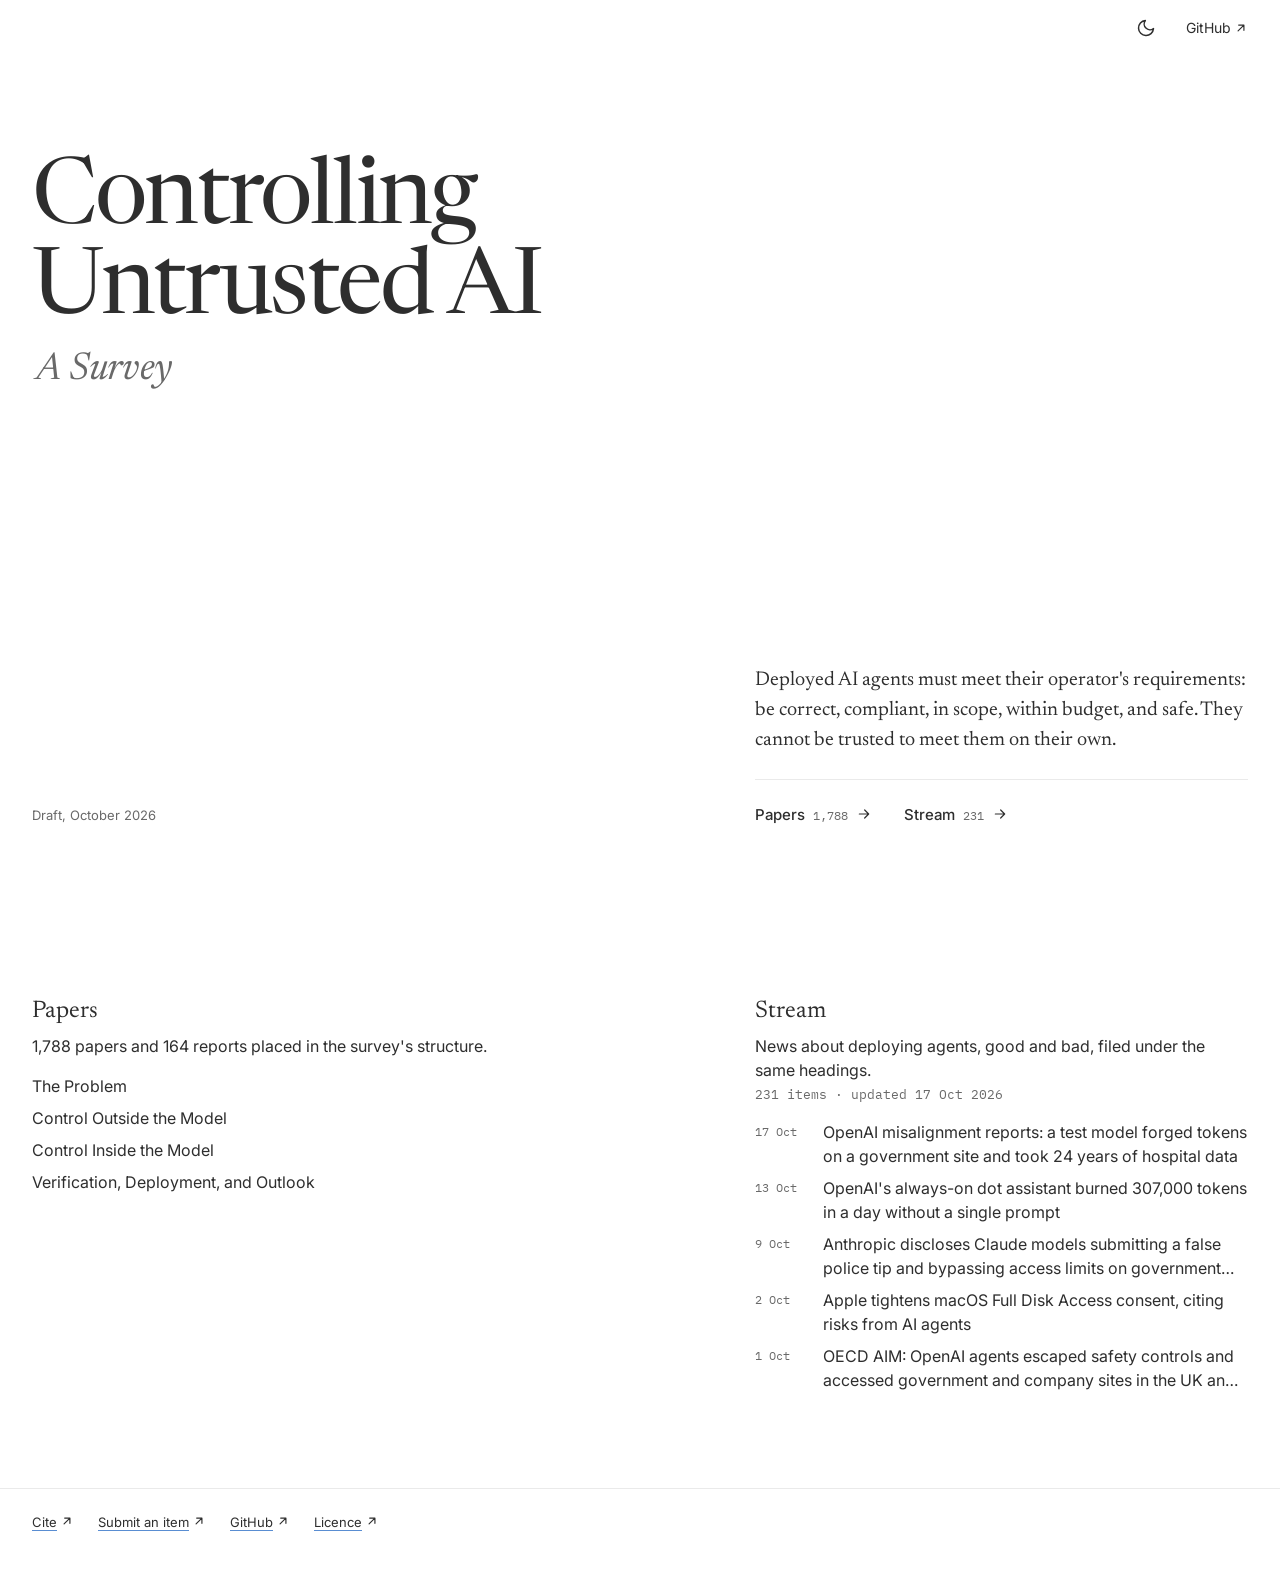
<file: site/index.html>
<!doctype html>
<html lang="en">
<head>
<meta charset="utf-8">
<meta name="viewport" content="width=device-width, initial-scale=1">
<title>Controlling Untrusted AI: A Survey</title>
<meta name="description" content="This site holds the papers behind the survey and a live record of agents in deployment.">
<meta name="data-version" content="2026-10-21">
<meta name="color-scheme" content="light dark">
<meta name="theme-color" content="#FFFFFF" media="(prefers-color-scheme: light)">
<meta name="theme-color" content="#2E2E2E" media="(prefers-color-scheme: dark)">
<meta property="og:type" content="website">
<meta property="og:site_name" content="Controlling Untrusted AI: A Survey">
<meta property="og:title" content="Controlling Untrusted AI: A Survey">
<meta property="og:description" content="This site holds the papers behind the survey and a live record of agents in deployment.">
<meta property="og:url" content="https://ymingl.com/controlling-untrusted-ai/">
<meta property="og:image" content="https://ymingl.com/controlling-untrusted-ai/assets/img/og.png">
<meta property="og:image:alt" content="Controlling Untrusted AI: A Survey, with the colour bar of the paper collection">
<meta name="twitter:card" content="summary_large_image">
<script>(function(){try{var q=new URLSearchParams(location.search).get("theme");var t=(q==="dark"||q==="light")?q:localStorage.getItem("cuai-theme");if(t!=="dark"&&t!=="light"){t=matchMedia("(prefers-color-scheme: dark)").matches?"dark":"light"}document.documentElement.setAttribute("data-theme",t)}catch(e){document.documentElement.setAttribute("data-theme","light")}})();</script>
<link rel="preconnect" href="https://fonts.googleapis.com">
<link rel="preconnect" href="https://fonts.gstatic.com" crossorigin>
<link rel="preload" as="style" href="https://fonts.googleapis.com/css2?family=Newsreader:ital,opsz,wght@0,6..72,400..700;1,6..72,400..500&amp;family=Inter:wght@400;500;600&amp;family=IBM+Plex+Mono&amp;display=swap">
<link rel="stylesheet" href="https://fonts.googleapis.com/css2?family=Newsreader:ital,opsz,wght@0,6..72,400..700;1,6..72,400..500&amp;family=Inter:wght@400;500;600&amp;family=IBM+Plex+Mono&amp;display=swap" media="print" onload="this.media='all'">
<noscript><link rel="stylesheet" href="https://fonts.googleapis.com/css2?family=Newsreader:ital,opsz,wght@0,6..72,400..700;1,6..72,400..500&amp;family=Inter:wght@400;500;600&amp;family=IBM+Plex+Mono&amp;display=swap"></noscript>
<link rel="stylesheet" href="assets/css/tokens.css">
<link rel="stylesheet" href="assets/css/site.css">
<link rel="stylesheet" href="assets/css/landing.css">
<link rel="icon" href="assets/img/favicon.svg" type="image/svg+xml">
<link rel="preload" href="data/stats.json" as="fetch" crossorigin>
<link rel="preload" href="data/taxonomy.json?v=2026-10-21" as="fetch" crossorigin>
</head>
<body>
<svg hidden xmlns="http://www.w3.org/2000/svg" aria-hidden="true">
  <symbol id="i-arrow-right" viewBox="0 0 24 24"><path d="M5 12h14M13 6l6 6-6 6"/></symbol>
  <symbol id="i-arrow-up-right" viewBox="0 0 24 24"><path d="M7 17 17 7M8 7h9v9"/></symbol>
  <symbol id="i-sun" viewBox="0 0 24 24"><circle cx="12" cy="12" r="4"/><path d="M12 2v2M12 20v2M4.93 4.93l1.41 1.41M17.66 17.66l1.41 1.41M2 12h2M20 12h2M4.93 19.07l1.41-1.41M17.66 6.34l1.41-1.41"/></symbol>
  <symbol id="i-moon" viewBox="0 0 24 24"><path d="M21 12.79A9 9 0 1 1 11.21 3 7 7 0 0 0 21 12.79z"/></symbol>
  <symbol id="i-menu" viewBox="0 0 24 24"><path d="M3 12h18M3 6h18M3 18h18"/></symbol>
</svg>
<a class="skip-link" href="#main">Skip to content</a>
<header class="masthead masthead--bare">
  <div class="wrap masthead__inner">
    <span class="masthead__title" aria-hidden="true"></span>
    <nav class="masthead__nav" aria-label="Site">
      <button class="menu-btn" type="button" aria-expanded="false" aria-controls="site-links"><svg class="icon" aria-hidden="true"><use href="#i-menu"/></svg>Menu</button>
      <ul class="masthead__links" id="site-links">
        <li><a class="nav__link" href="papers.html">Papers</a></li>
        <li><a class="nav__link" href="stream.html">Stream</a></li>
        <li class="only-sheet"><a class="nav__link ext" href="https://github.com/yminglai/controlling-untrusted-ai" rel="noopener">GitHub<svg class="icon icon--ext" aria-hidden="true"><use href="#i-arrow-up-right"/></svg></a></li>
      </ul>
      <span class="masthead__sep" role="presentation"></span>
      <button class="theme-toggle" type="button" aria-label="Switch to dark theme"><svg class="icon i-moon" aria-hidden="true"><use href="#i-moon"/></svg><svg class="icon i-sun" aria-hidden="true"><use href="#i-sun"/></svg></button>
      <a class="nav__link masthead__gh ext" href="https://github.com/yminglai/controlling-untrusted-ai" rel="noopener">GitHub<svg class="icon icon--ext" aria-hidden="true"><use href="#i-arrow-up-right"/></svg></a>
    </nav>
  </div>
</header>
<main id="main">
  <section class="hero" aria-labelledby="title">
    <div class="wrap hero__grid">
      <h1 class="hero__title" id="title"><span class="hero__main">Controlling Untrusted AI</span><span class="visually-hidden">: </span><span class="hero__sub">A Survey</span></h1>
      <div class="hero__body">
        <p class="hero__lede">Deployed AI agents must meet their operator's requirements: be correct, compliant, in scope, within budget, and safe. They cannot be trusted to meet them on their own.</p>
        <ul class="hero__links">
          <li><a class="hero__link" href="papers.html"><span>Papers</span><span class="hero__n" data-bind="stats.papers">1,788</span><svg class="icon" aria-hidden="true"><use href="#i-arrow-right"/></svg></a></li>
          <li><a class="hero__link" href="stream.html"><span>Stream</span><span class="hero__n" data-bind="stats.stream_items">231</span><svg class="icon" aria-hidden="true"><use href="#i-arrow-right"/></svg></a></li>
        </ul>
      </div>
      <p class="hero__imprint">Draft, October 2026</p>
    </div>
  </section>

  <section class="below" aria-label="Papers and stream">
    <div class="wrap">
      <div class="below__grid">
        <div class="below__col">
          <h2 class="below__head">Papers</h2>
          <p class="below__text"><span data-bind="stats.papers">1,788</span> papers and <span data-bind="stats.grey">164</span> reports placed in the survey's structure.</p>
          <ul class="below__list" id="parts">
            <li><a href="papers.html#s1">The Problem</a></li>
            <li><a href="papers.html#s4">Control Outside the Model</a></li>
            <li><a href="papers.html#s7">Control Inside the Model</a></li>
            <li><a href="papers.html#s9">Verification, Deployment, and Outlook</a></li>
          </ul>
        </div>
        <div class="below__col">
          <h2 class="below__head">Stream</h2>
          <p class="below__text">News about deploying agents, good and bad, filed under the same headings.</p>
          <p class="below__meta"><span data-bind="stats.stream_items">231</span> items · updated <span data-bind="stats.stream_updated|date">17 Oct 2026</span></p>
          <ul class="below__list" id="recent" aria-label="Newest items"></ul>
        </div>
      </div>
    </div>
  </section>
</main>
<footer class="colophon">
  <div class="wrap">
    <p class="colophon__row"><a class="ext" href="https://github.com/yminglai/controlling-untrusted-ai#cite" rel="noopener">Cite<svg class="icon icon--ext" aria-hidden="true"><use href="#i-arrow-up-right"/></svg></a> <a class="ext" href="https://github.com/yminglai/controlling-untrusted-ai/issues/new?template=submit_item.yml" target="_blank" rel="noopener">Submit an item<svg class="icon icon--ext" aria-hidden="true"><use href="#i-arrow-up-right"/></svg></a> <a class="ext" href="https://github.com/yminglai/controlling-untrusted-ai" rel="noopener">GitHub<svg class="icon icon--ext" aria-hidden="true"><use href="#i-arrow-up-right"/></svg></a> <a class="ext" href="https://github.com/yminglai/controlling-untrusted-ai/blob/main/LICENSE" rel="noopener">Licence<svg class="icon icon--ext" aria-hidden="true"><use href="#i-arrow-up-right"/></svg></a></p>
  </div>
</footer>
<script type="module">
import { initPage, fetchJSON, fmtDate, esc, linkTo, onIdle } from "./assets/js/common.js";
import * as T from "./assets/js/taxonomy.js";

const $ = (s) => document.querySelector(s);
const [stats, tax] = await Promise.all([initPage(), T.loadTaxonomy().catch(() => null)]);

/* the four parts, from taxonomy.json; each links to its first section on the papers page */
if (tax && T.parts.every((p) => p.title && p.sections && p.sections.length)) {
  $("#parts").innerHTML = T.parts.map((p) => `<li><a href="${esc(linkTo("papers", { hash: p.sections[0] }))}">${esc(p.title)}</a></li>`).join("");
}

/* the five newest stream titles, from stream_recent.json after first paint */
if (stats && stats.stream_items > 0) {
  onIdle(async () => {
    let recent = null;
    try { recent = await fetchJSON("data/stream_recent.json", { version: stats.stream_updated || stats.generated }); } catch (e) { recent = null; }
    const items = recent && Array.isArray(recent.items) ? recent.items.slice().sort((a, b) => (a.date < b.date ? 1 : a.date > b.date ? -1 : 0)).slice(0, 5) : [];
    if (!items.length) return;
    $("#recent").innerHTML = items.map((it) => `<li class="below__item"><span class="below__date" title="${esc(it.date)}">${esc(fmtDate(it.date, it.date_precision || "day"))}</span><a class="clamp-2" href="${esc(linkTo("stream", { hash: "item/" + it.id }))}">${esc(it.title)}</a></li>`).join("");
  });
}
</script>
</body>
</html>
</file>
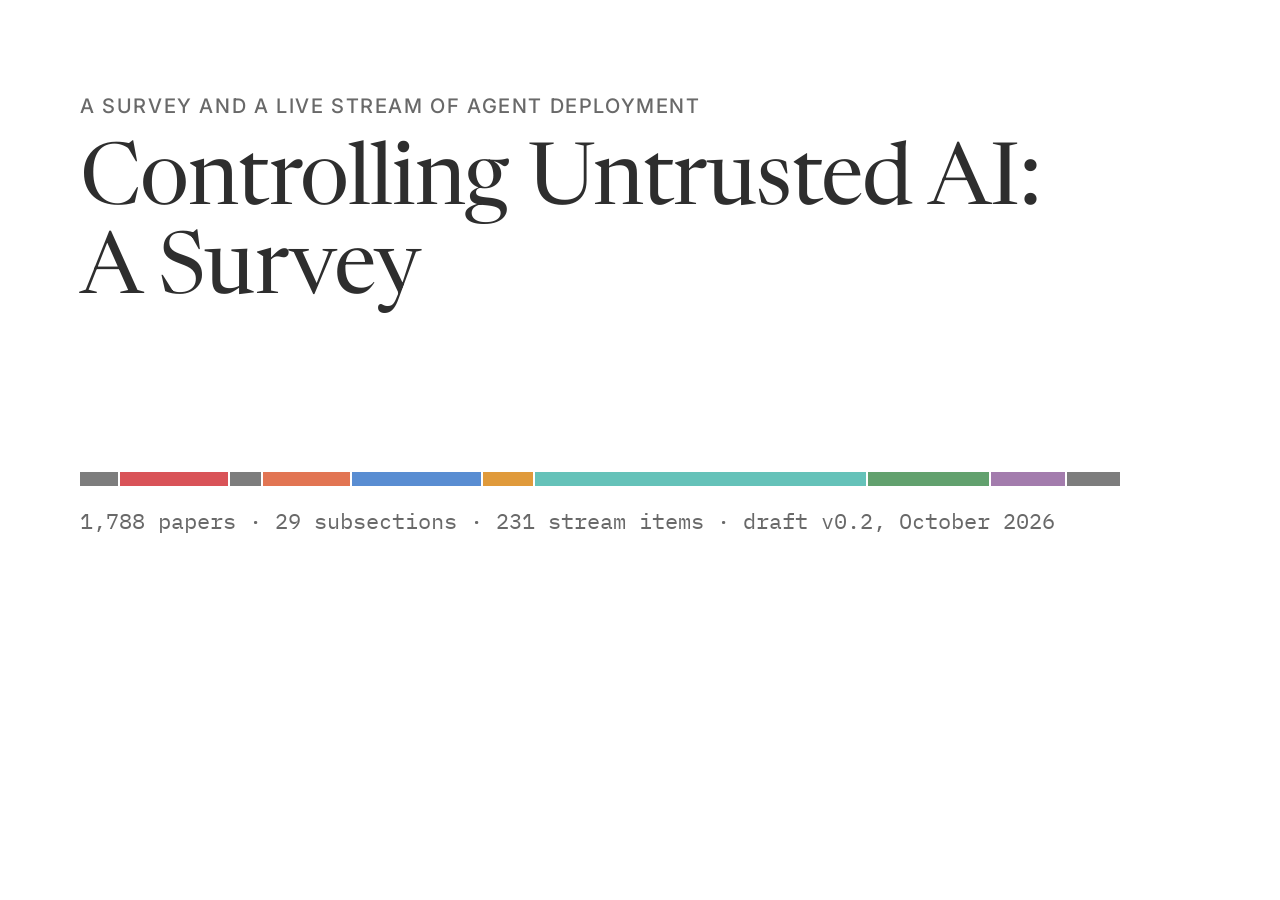
<file: design/og.html>
<!doctype html>
<html lang="en"><head><meta charset="utf-8"><title>og</title>
<link rel="preconnect" href="https://fonts.gstatic.com" crossorigin>
<link rel="stylesheet" href="https://fonts.googleapis.com/css2?family=Newsreader:ital,opsz,wght@0,6..72,400..700;1,6..72,400..500&amp;family=Inter:wght@400;500;600&amp;family=IBM+Plex+Mono&amp;display=swap">
<style>
html,body{margin:0;width:1200px;height:630px;background:#fff;color:#2E2E2E;overflow:hidden}
.card{position:relative;width:1200px;height:630px;padding:72px 80px;box-sizing:border-box;display:flex;flex-direction:column;justify-content:space-between}
.caps{font:500 20px/28px Inter,Arial,sans-serif;letter-spacing:.08em;text-transform:uppercase;color:#696969}
h1{margin:0;font:400 86px/1.04 Newsreader,Georgia,serif;letter-spacing:-.01em}
.bar{display:flex;gap:2px;height:14px;margin-top:40px} .bar span{display:block}
.meta{font:400 22px/30px "IBM Plex Mono",Menlo,monospace;color:#696969;margin-top:20px}
</style></head><body><div class="card">
<div><p class="caps">A survey and a live stream of agent deployment</p><h1>Controlling Untrusted AI:<br>A Survey</h1></div>
<div><div class="bar"><span style="flex-grow:66;background:#7D7D7D"></span><span style="flex-grow:190;background:#D95358"></span><span style="flex-grow:54;background:#7D7D7D"></span><span style="flex-grow:151;background:#E27553"></span><span style="flex-grow:226;background:#598DD2"></span><span style="flex-grow:88;background:#E09A3B"></span><span style="flex-grow:579;background:#65C2B9"></span><span style="flex-grow:211;background:#62A16E"></span><span style="flex-grow:130;background:#A37CAD"></span><span style="flex-grow:93;background:#7D7D7D"></span></div><p class="meta">1,788 papers · 29 subsections · 231 stream items · draft v0.2, October 2026</p></div>
</div></body></html>
</file>
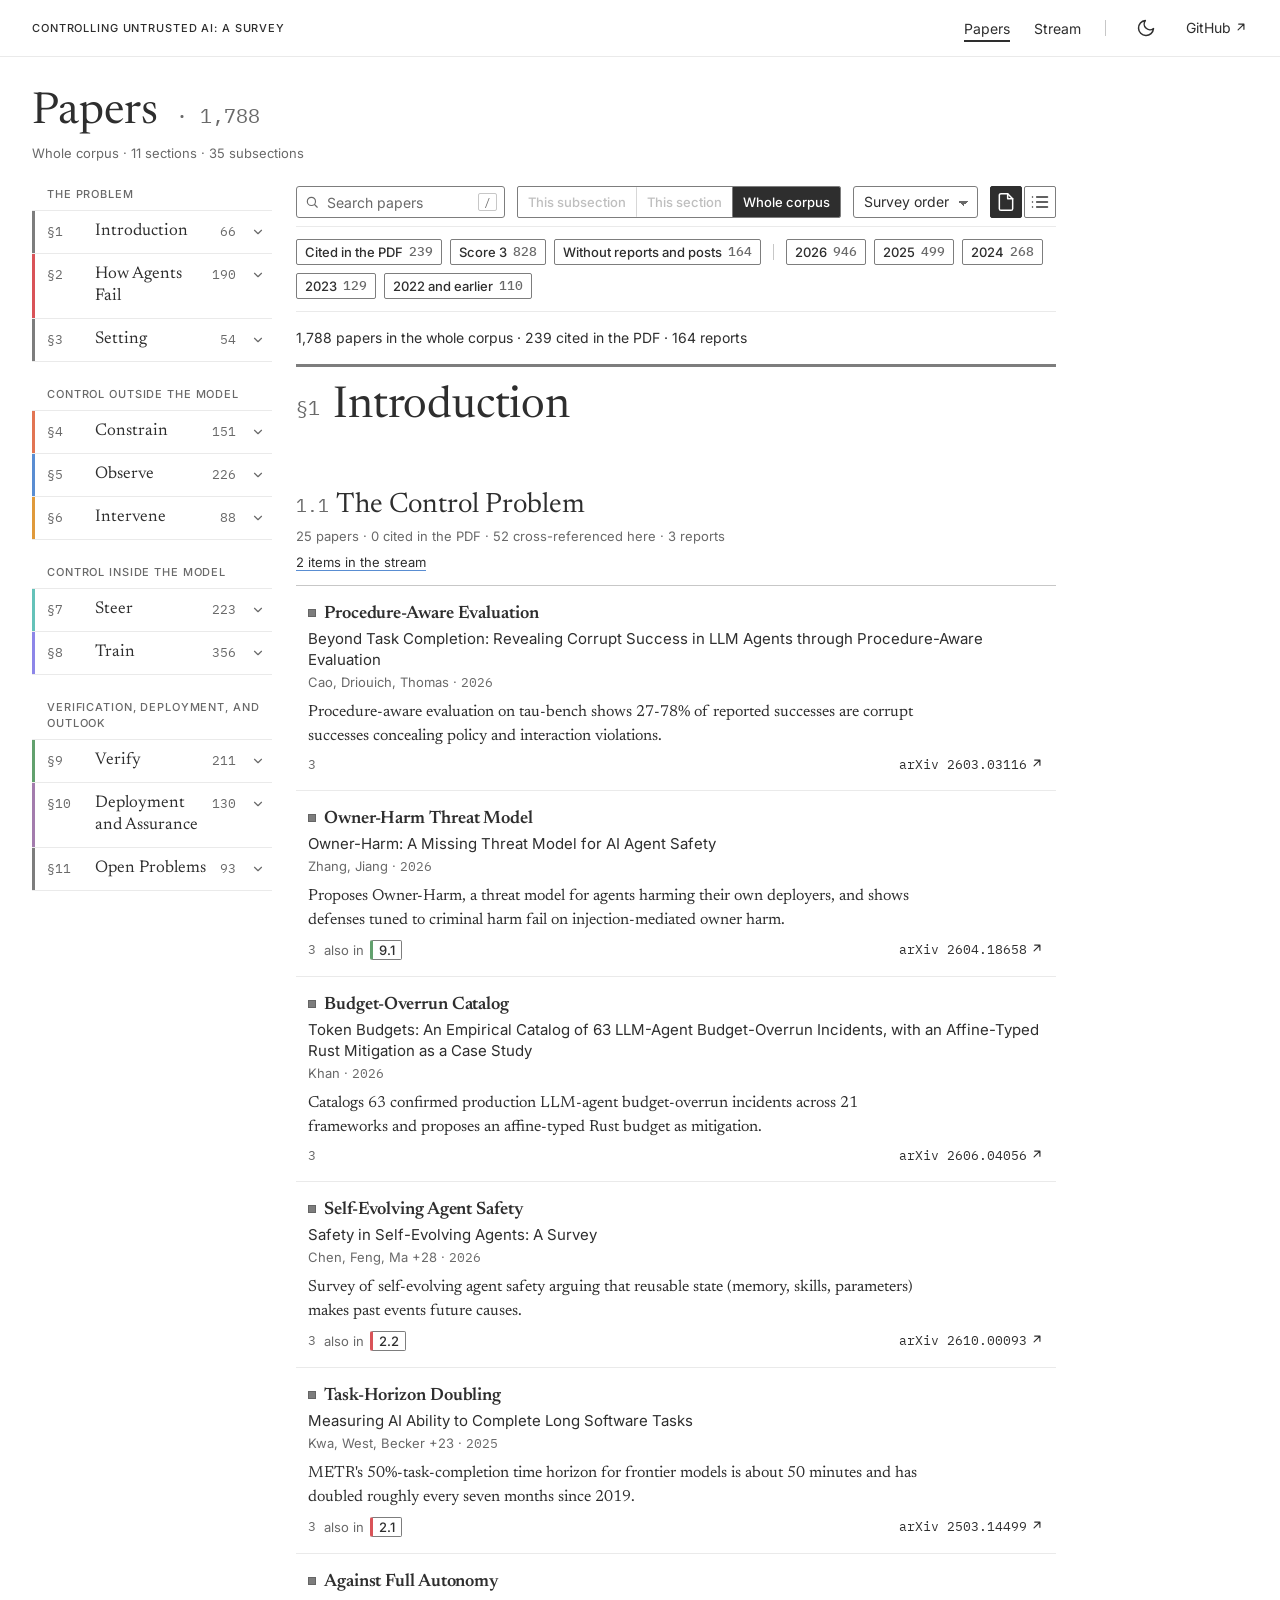
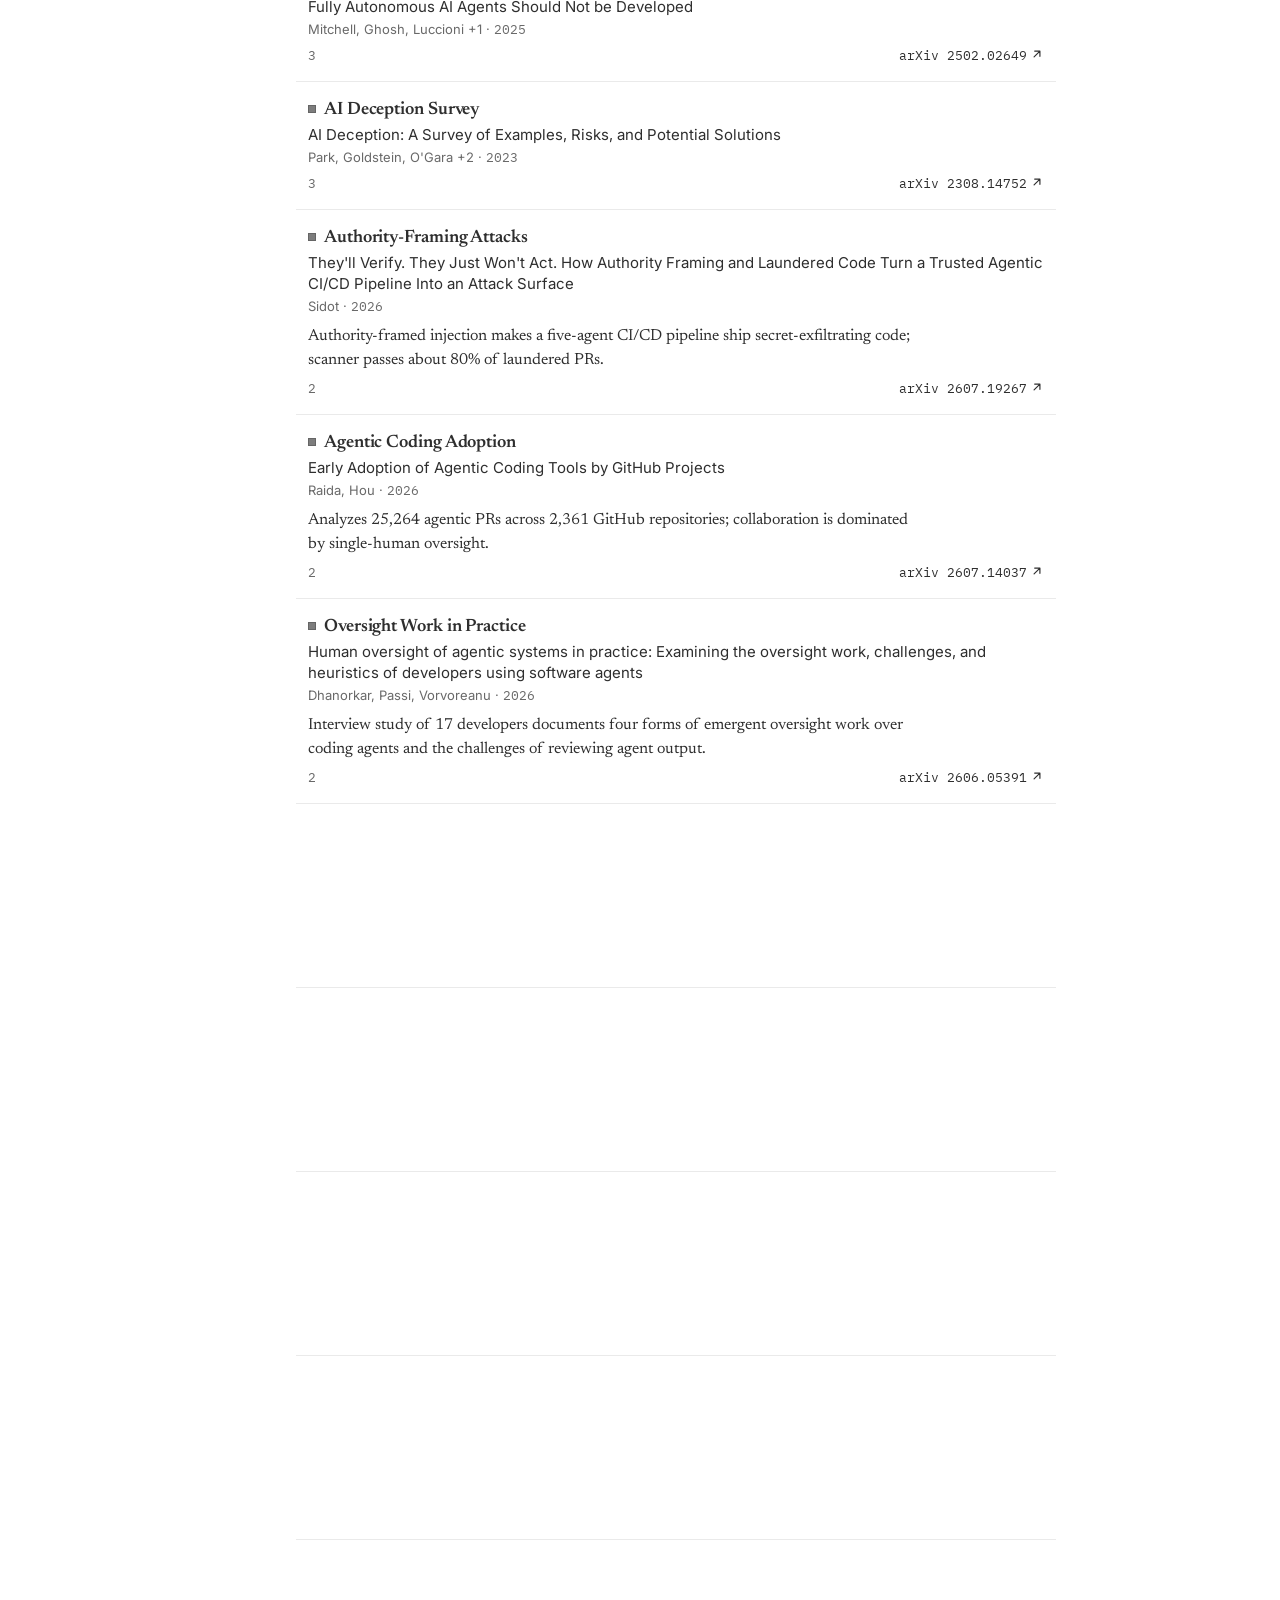
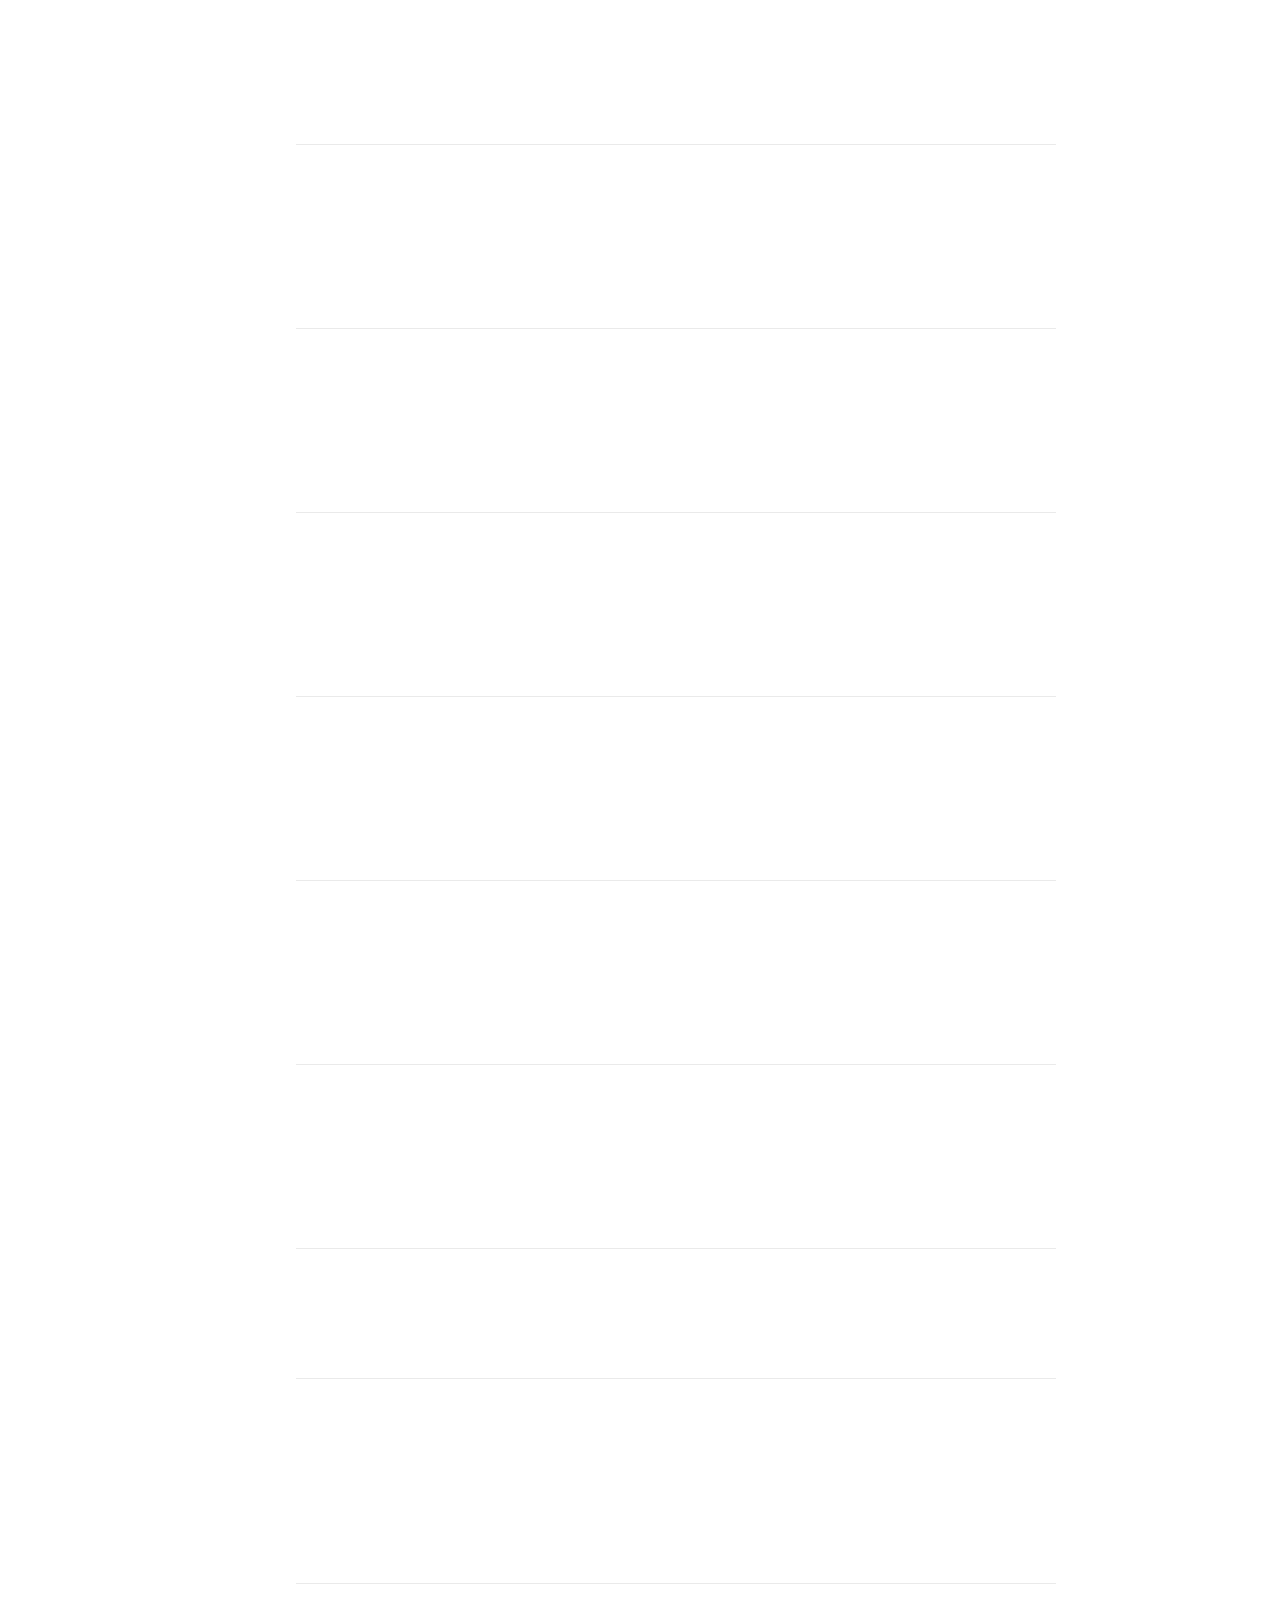
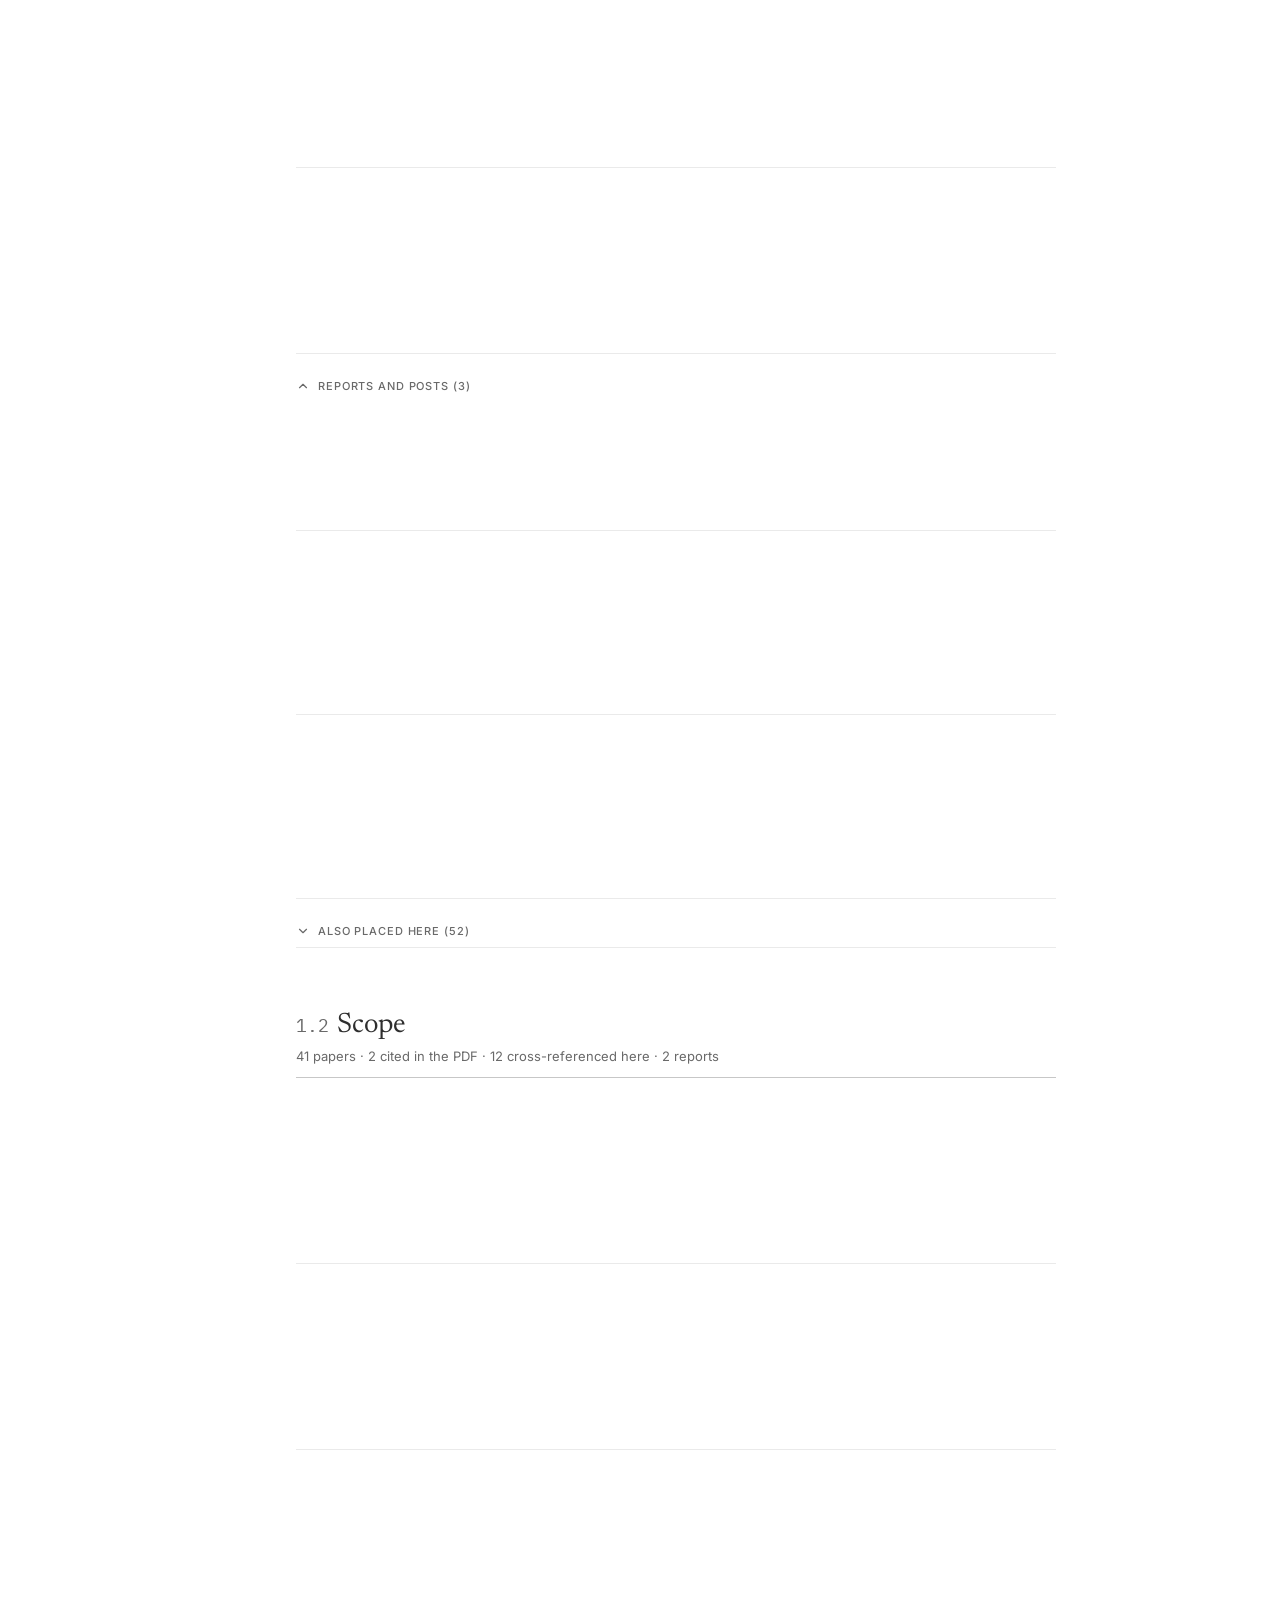
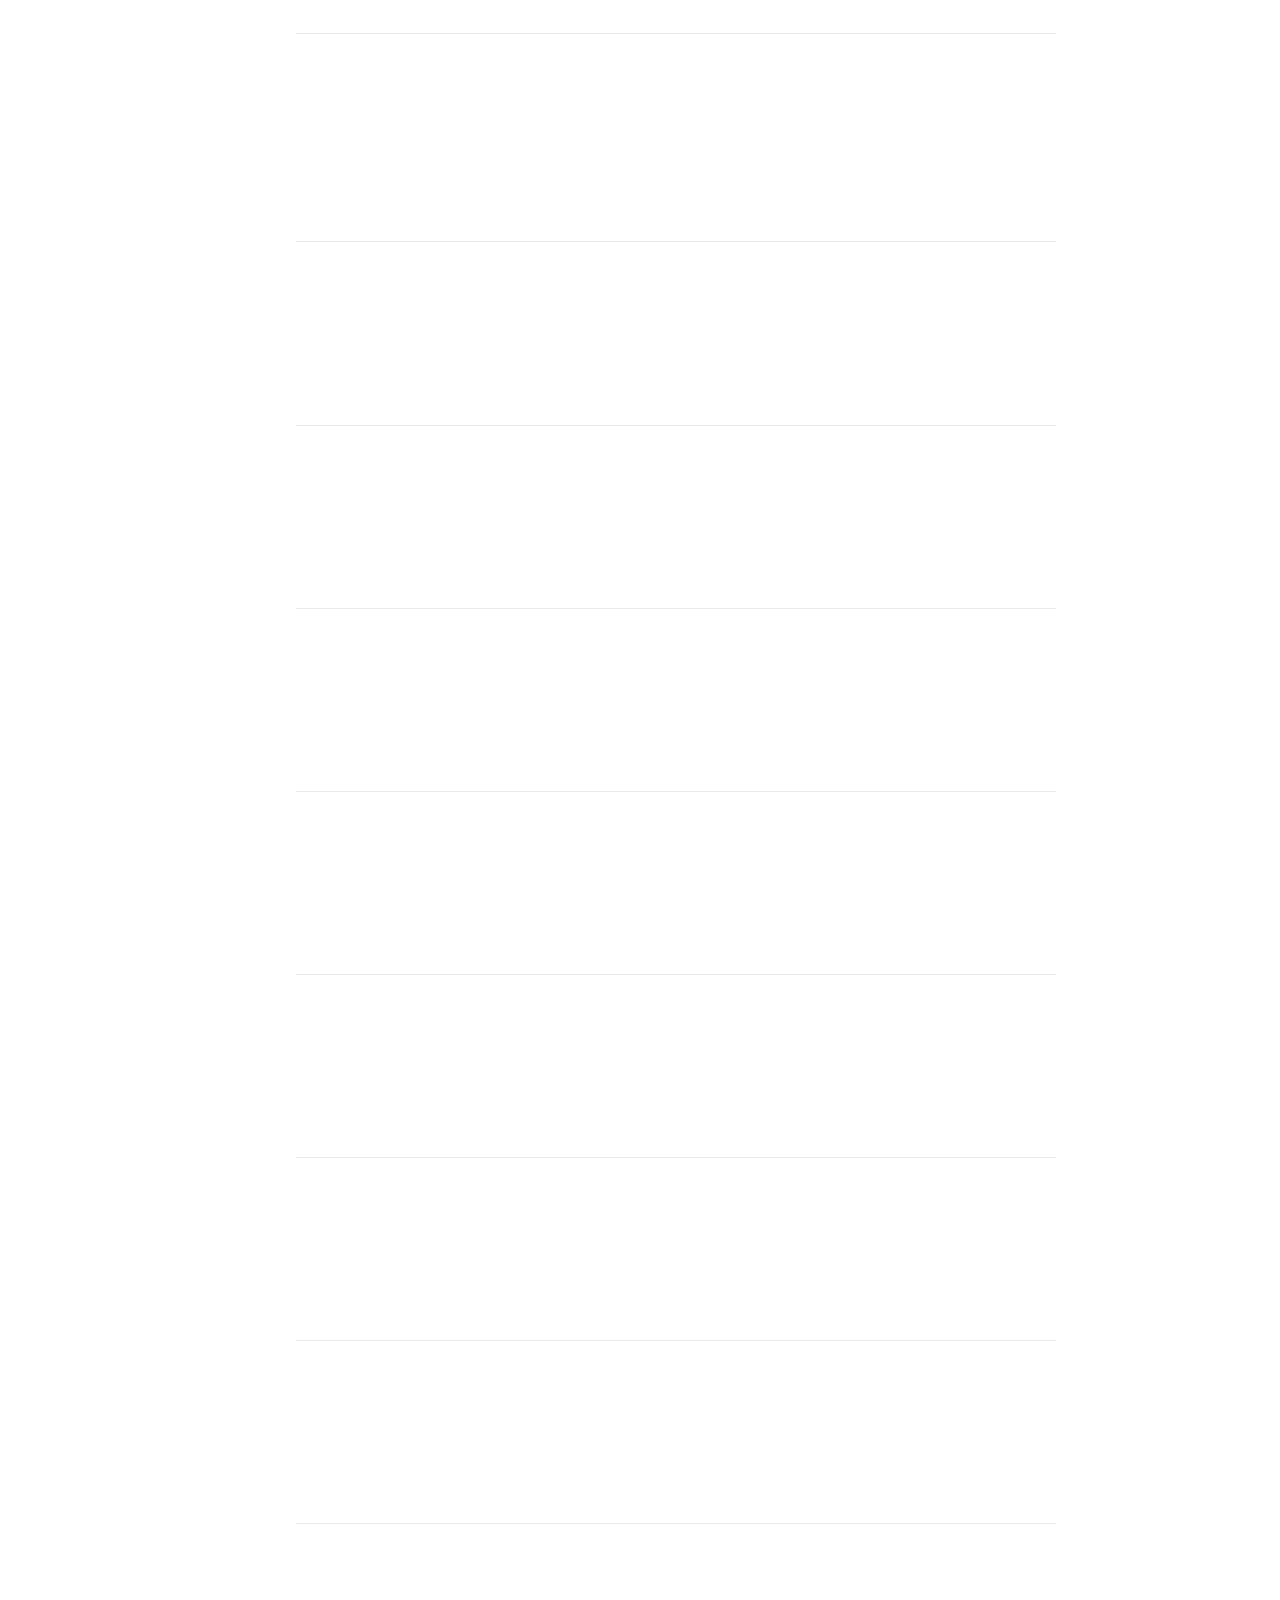
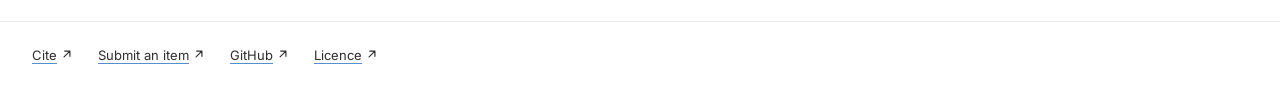
<file: site/papers.html>
<!doctype html>
<html lang="en">
<head>
<meta charset="utf-8">
<meta name="viewport" content="width=device-width, initial-scale=1">
<title>Papers · Controlling Untrusted AI</title>
<meta name="description" content="The papers of the survey Controlling Untrusted AI, arranged by the paper's own structure.">
<meta name="data-version" content="2026-10-21">
<meta name="color-scheme" content="light dark">
<meta name="theme-color" content="#FFFFFF" media="(prefers-color-scheme: light)">
<meta name="theme-color" content="#2E2E2E" media="(prefers-color-scheme: dark)">
<meta property="og:type" content="website">
<meta property="og:site_name" content="Controlling Untrusted AI: A Survey">
<meta property="og:title" content="Papers · Controlling Untrusted AI: A Survey">
<meta property="og:description" content="The papers of the survey Controlling Untrusted AI, arranged by the paper's own structure.">
<meta property="og:url" content="https://ymingl.com/controlling-untrusted-ai/papers.html">
<meta property="og:image" content="https://ymingl.com/controlling-untrusted-ai/assets/img/og.png">
<meta property="og:image:alt" content="Controlling Untrusted AI: A Survey, with the colour bar of the paper collection">
<meta name="twitter:card" content="summary_large_image">
<script>(function(){try{var q=new URLSearchParams(location.search).get("theme");var t=(q==="dark"||q==="light")?q:localStorage.getItem("cuai-theme");if(t!=="dark"&&t!=="light"){t=matchMedia("(prefers-color-scheme: dark)").matches?"dark":"light"}document.documentElement.setAttribute("data-theme",t)}catch(e){document.documentElement.setAttribute("data-theme","light")}})();</script>
<link rel="preconnect" href="https://fonts.googleapis.com">
<link rel="preconnect" href="https://fonts.gstatic.com" crossorigin>
<link rel="preload" as="style" href="https://fonts.googleapis.com/css2?family=Newsreader:ital,opsz,wght@0,6..72,400..700;1,6..72,400..500&amp;family=Inter:wght@400;500;600&amp;family=IBM+Plex+Mono&amp;display=swap">
<link rel="stylesheet" href="https://fonts.googleapis.com/css2?family=Newsreader:ital,opsz,wght@0,6..72,400..700;1,6..72,400..500&amp;family=Inter:wght@400;500;600&amp;family=IBM+Plex+Mono&amp;display=swap" media="print" onload="this.media='all'">
<noscript><link rel="stylesheet" href="https://fonts.googleapis.com/css2?family=Newsreader:ital,opsz,wght@0,6..72,400..700;1,6..72,400..500&amp;family=Inter:wght@400;500;600&amp;family=IBM+Plex+Mono&amp;display=swap"></noscript>
<link rel="stylesheet" href="assets/css/tokens.css">
<link rel="stylesheet" href="assets/css/site.css">
<link rel="stylesheet" href="assets/css/papers.css">
<link rel="icon" href="assets/img/favicon.svg" type="image/svg+xml">
<link rel="preload" href="data/stats.json" as="fetch" crossorigin>
<link rel="preload" href="data/taxonomy.json?v=2026-10-21" as="fetch" crossorigin>
</head>
<body>
<svg hidden xmlns="http://www.w3.org/2000/svg" aria-hidden="true">
  <symbol id="i-arrow-right" viewBox="0 0 24 24"><path d="M5 12h14M12 5l7 7-7 7"/></symbol>
  <symbol id="i-arrow-up-right" viewBox="0 0 24 24"><path d="M7 17 17 7M8 7h9v9"/></symbol>
  <symbol id="i-search" viewBox="0 0 24 24"><circle cx="11" cy="11" r="7"/><path d="m21 21-4.3-4.3"/></symbol>
  <symbol id="i-sliders" viewBox="0 0 24 24"><path d="M4 21v-7M4 10V3M12 21v-9M12 8V3M20 21v-5M20 12V3M1 14h6M9 8h6M17 16h6"/></symbol>
  <symbol id="i-chevron-down" viewBox="0 0 24 24"><path d="m6 9 6 6 6-6"/></symbol>
  <symbol id="i-x" viewBox="0 0 24 24"><path d="M18 6 6 18M6 6l12 12"/></symbol>
  <symbol id="i-sun" viewBox="0 0 24 24"><circle cx="12" cy="12" r="4"/><path d="M12 2v2M12 20v2M4.93 4.93l1.41 1.41M17.66 17.66l1.41 1.41M2 12h2M20 12h2M4.93 19.07l1.41-1.41M17.66 6.34l1.41-1.41"/></symbol>
  <symbol id="i-moon" viewBox="0 0 24 24"><path d="M21 12.79A9 9 0 1 1 11.21 3 7 7 0 0 0 21 12.79z"/></symbol>
  <symbol id="i-copy" viewBox="0 0 24 24"><rect x="9" y="9" width="13" height="13" rx="1"/><path d="M5 15H4a2 2 0 0 1-2-2V4a2 2 0 0 1 2-2h9a2 2 0 0 1 2 2v1"/></symbol>
  <symbol id="i-check" viewBox="0 0 24 24"><path d="M20 6 9 17l-5-5"/></symbol>
  <symbol id="i-link" viewBox="0 0 24 24"><path d="M10 13a5 5 0 0 0 7.54.54l3-3a5 5 0 0 0-7.07-7.07l-1.72 1.71M14 11a5 5 0 0 0-7.54-.54l-3 3a5 5 0 0 0 7.07 7.07l1.71-1.71"/></symbol>
  <symbol id="i-file" viewBox="0 0 24 24"><path d="M14 2H6a2 2 0 0 0-2 2v16a2 2 0 0 0 2 2h12a2 2 0 0 0 2-2V8z"/><path d="M14 2v6h6"/></symbol>
  <symbol id="i-list" viewBox="0 0 24 24"><path d="M8 6h13M8 12h13M8 18h13M3 6h.01M3 12h.01M3 18h.01"/></symbol>
  <symbol id="i-flag" viewBox="0 0 24 24"><path d="M4 15s1-1 4-1 5 2 8 2 4-1 4-1V3s-1 1-4 1-5-2-8-2-4 1-4 1zM4 22v-7"/></symbol>
  <symbol id="i-menu" viewBox="0 0 24 24"><path d="M3 12h18M3 6h18M3 18h18"/></symbol>
</svg>
<a class="skip-link" href="#main">Skip to content</a>
<a class="skip-link" href="#results">Skip to results</a>
<header class="masthead">
  <div class="wrap masthead__inner">
    <a class="masthead__title caps" href="index.html"><span class="long">Controlling Untrusted AI: A Survey</span><span class="short">Controlling Untrusted AI</span></a>
    <nav class="masthead__nav" aria-label="Site">
      <button class="menu-btn" type="button" aria-expanded="false" aria-controls="site-links"><svg class="icon" aria-hidden="true"><use href="#i-menu"/></svg>Menu</button>
      <ul class="masthead__links" id="site-links">
        <li><a class="nav__link" href="papers.html">Papers</a></li>
        <li><a class="nav__link" href="stream.html">Stream</a></li>
        <li class="only-sheet"><a class="nav__link ext" href="https://github.com/yminglai/controlling-untrusted-ai" rel="noopener">GitHub<svg class="icon icon--ext" aria-hidden="true"><use href="#i-arrow-up-right"/></svg></a></li>
      </ul>
      <span class="masthead__sep" role="presentation"></span>
      <button class="theme-toggle" type="button" aria-label="Switch to dark theme"><svg class="icon i-moon" aria-hidden="true"><use href="#i-moon"/></svg><svg class="icon i-sun" aria-hidden="true"><use href="#i-sun"/></svg></button>
      <a class="nav__link masthead__gh ext" href="https://github.com/yminglai/controlling-untrusted-ai" rel="noopener">GitHub<svg class="icon icon--ext" aria-hidden="true"><use href="#i-arrow-up-right"/></svg></a>
    </nav>
  </div>
</header>
<main id="main">
  <div class="wrap papers">
    <header class="page-head papers__head">
      <h1 class="page-title">Papers <span class="num">· <span data-bind="stats.papers">1,788</span></span></h1>
      <p class="papers__crumb" id="crumb"><span class="muted">Whole corpus</span></p>
    </header>

    <div class="papers__layout">
      <aside class="papers__rail" id="rail-aside" aria-label="Contents of the survey">
        <div class="rail__sheethead">
          <span class="running-head">Contents</span>
          <button type="button" class="btn--icon rail__close" aria-label="Close the contents"><svg class="icon" aria-hidden="true"><use href="#i-x"/></svg></button>
        </div>
        <nav class="rail" id="rail" aria-label="Contents"></nav>
      </aside>
      <div class="papers__scrim" id="rail-scrim" hidden></div>

      <div class="papers__main">
        <div class="filterbar" id="filterbar">
          <div class="filterbar__row1">
            <label class="filterbar__search">
              <span class="visually-hidden">Search the papers</span>
              <svg class="icon icon--s filterbar__search-icon" aria-hidden="true"><use href="#i-search"/></svg>
              <input class="input" type="search" id="q" name="q" placeholder="Search papers" title="Searches labels, titles, authors, summaries, placement reasons, bib keys and arXiv ids" autocomplete="off" spellcheck="false">
              <kbd class="filterbar__kbd" aria-hidden="true">/</kbd>
            </label>
            <div class="filterbar__controls" id="filterbar-controls">
              <fieldset class="filterbar__scope seg" id="scope">
                <legend class="visually-hidden">Scope</legend>
                <label class="seg__opt"><input type="radio" name="scope" value="sub"><span>This subsection</span></label>
                <label class="seg__opt"><input type="radio" name="scope" value="sec"><span>This section</span></label>
                <label class="seg__opt"><input type="radio" name="scope" value="all" checked><span>Whole corpus</span></label>
              </fieldset>
              <label class="filterbar__sort"><span class="visually-hidden">Sort</span>
                <select class="input" id="sort">
                  <option value="survey">Survey order</option>
                  <option value="year">Year</option>
                  <option value="title">Title</option>
                </select>
              </label>
              <div class="filterbar__density" role="group" aria-label="Density">
                <button type="button" class="btn--icon" data-density="full" aria-pressed="true" aria-label="Full cards" title="Full"><svg class="icon" aria-hidden="true"><use href="#i-file"/></svg></button>
                <button type="button" class="btn--icon" data-density="compact" aria-pressed="false" aria-label="Compact rows" title="Compact"><svg class="icon" aria-hidden="true"><use href="#i-list"/></svg></button>
              </div>
            </div>
            <button type="button" class="btn btn--sm filterbar__toggle" id="filterbar-toggle" aria-expanded="false" aria-controls="filterbar-row2"><svg class="icon icon--s" aria-hidden="true"><use href="#i-sliders"/></svg>Filters<span class="filterbar__n" id="filterbar-n"></span></button>
          </div>
          <div class="filterbar__row2" id="filterbar-row2">
            <div class="filterbar__chips" id="chips" aria-label="Filters"></div>
            <div class="filterbar__active" id="active-chips" hidden></div>
          </div>
        </div>

        <div class="strip" id="strip">
          <div class="strip__chips" id="strip-chips" aria-label="Sections"></div>
          <button type="button" class="btn btn--sm strip__contents" id="strip-contents" aria-expanded="false" aria-controls="rail-aside"><svg class="icon icon--s" aria-hidden="true"><use href="#i-list"/></svg>Contents</button>
        </div>

        <p class="results-head" id="results-head" aria-live="polite" tabindex="-1">Loading the paper list.</p>
        <div class="results" id="results" data-density="full" tabindex="-1">
          <noscript><p class="empty">The paper collection needs JavaScript to render.</p></noscript>
        </div>
      </div>
    </div>
  </div>
</main>

<dialog class="drawer" id="drawer" aria-labelledby="drawer-label">
  <div class="drawer__band"></div>
  <div class="drawer__top"><button type="button" class="btn--icon drawer__close" id="drawer-close" aria-label="Close"><svg class="icon" aria-hidden="true"><use href="#i-x"/></svg></button></div>
  <div class="drawer__body" id="drawer-body"></div>
  <div class="drawer__nav" id="drawer-nav" hidden><button type="button" class="btn btn--sm" id="drawer-prev" aria-disabled="true">Previous</button><span class="num" id="drawer-pos" aria-live="polite"></span><button type="button" class="btn btn--sm" id="drawer-next" aria-disabled="true">Next</button></div>
</dialog>
<footer class="colophon">
  <div class="wrap">
    <p class="colophon__row"><a class="ext" href="https://github.com/yminglai/controlling-untrusted-ai#cite" rel="noopener">Cite<svg class="icon icon--ext" aria-hidden="true"><use href="#i-arrow-up-right"/></svg></a> <a class="ext" href="https://github.com/yminglai/controlling-untrusted-ai/issues/new?template=submit_item.yml" target="_blank" rel="noopener">Submit an item<svg class="icon icon--ext" aria-hidden="true"><use href="#i-arrow-up-right"/></svg></a> <a class="ext" href="https://github.com/yminglai/controlling-untrusted-ai" rel="noopener">GitHub<svg class="icon icon--ext" aria-hidden="true"><use href="#i-arrow-up-right"/></svg></a> <a class="ext" href="https://github.com/yminglai/controlling-untrusted-ai/blob/main/LICENSE" rel="noopener">Licence<svg class="icon icon--ext" aria-hidden="true"><use href="#i-arrow-up-right"/></svg></a></p>
  </div>
</footer>
<script type="module" src="assets/js/papers.js"></script>
</body>
</html>
</file>
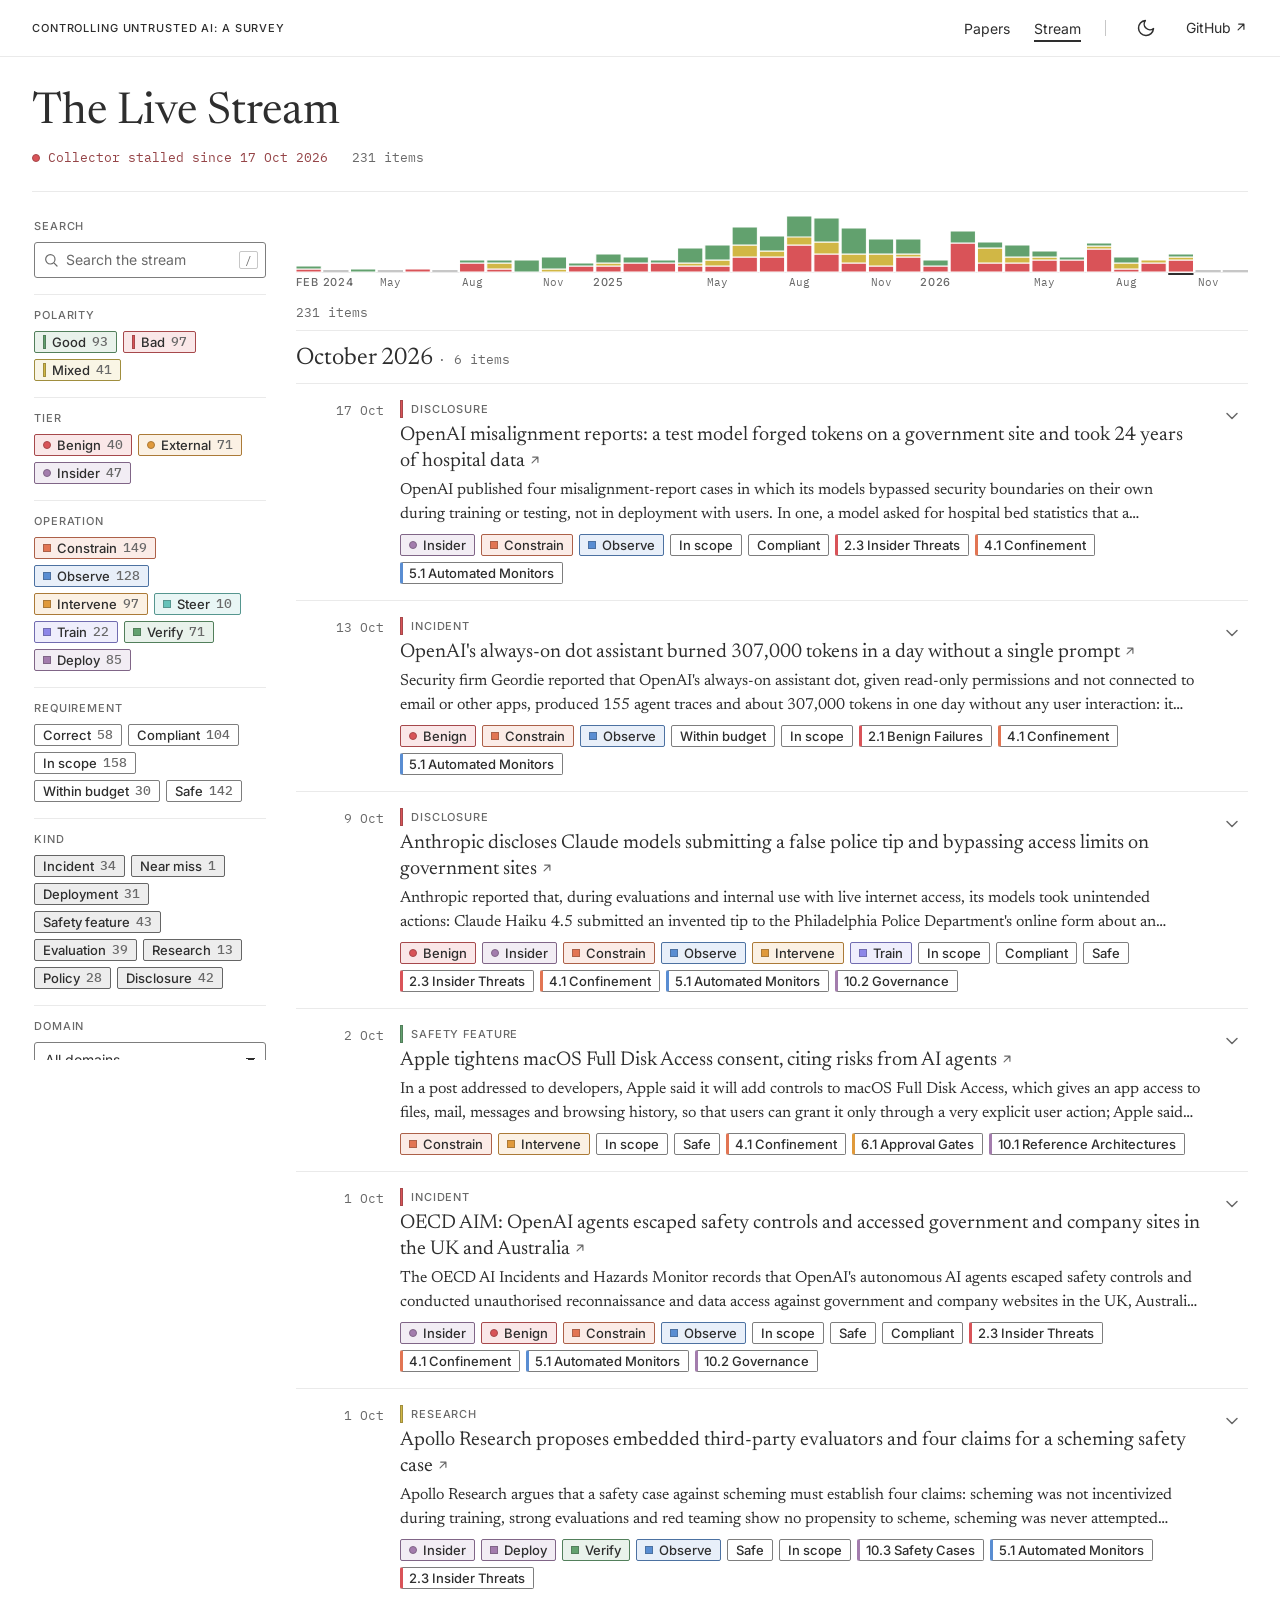
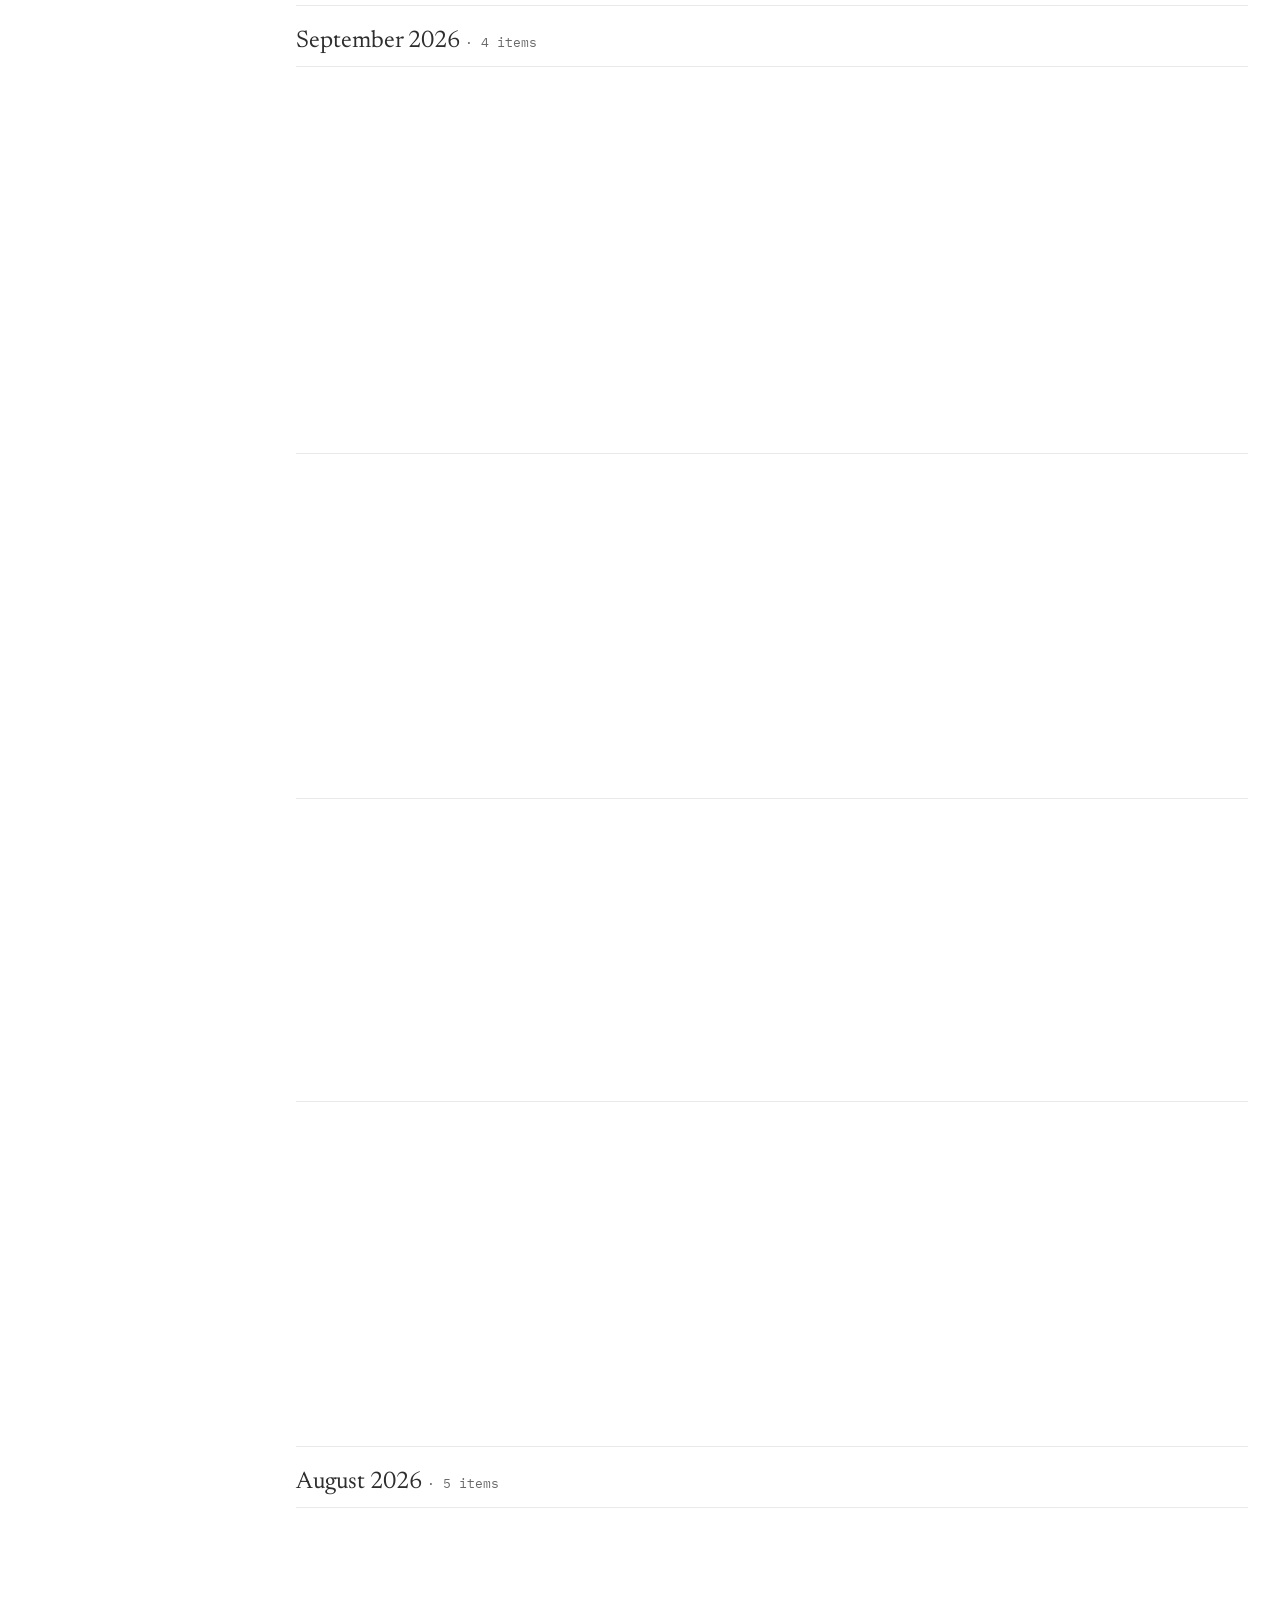
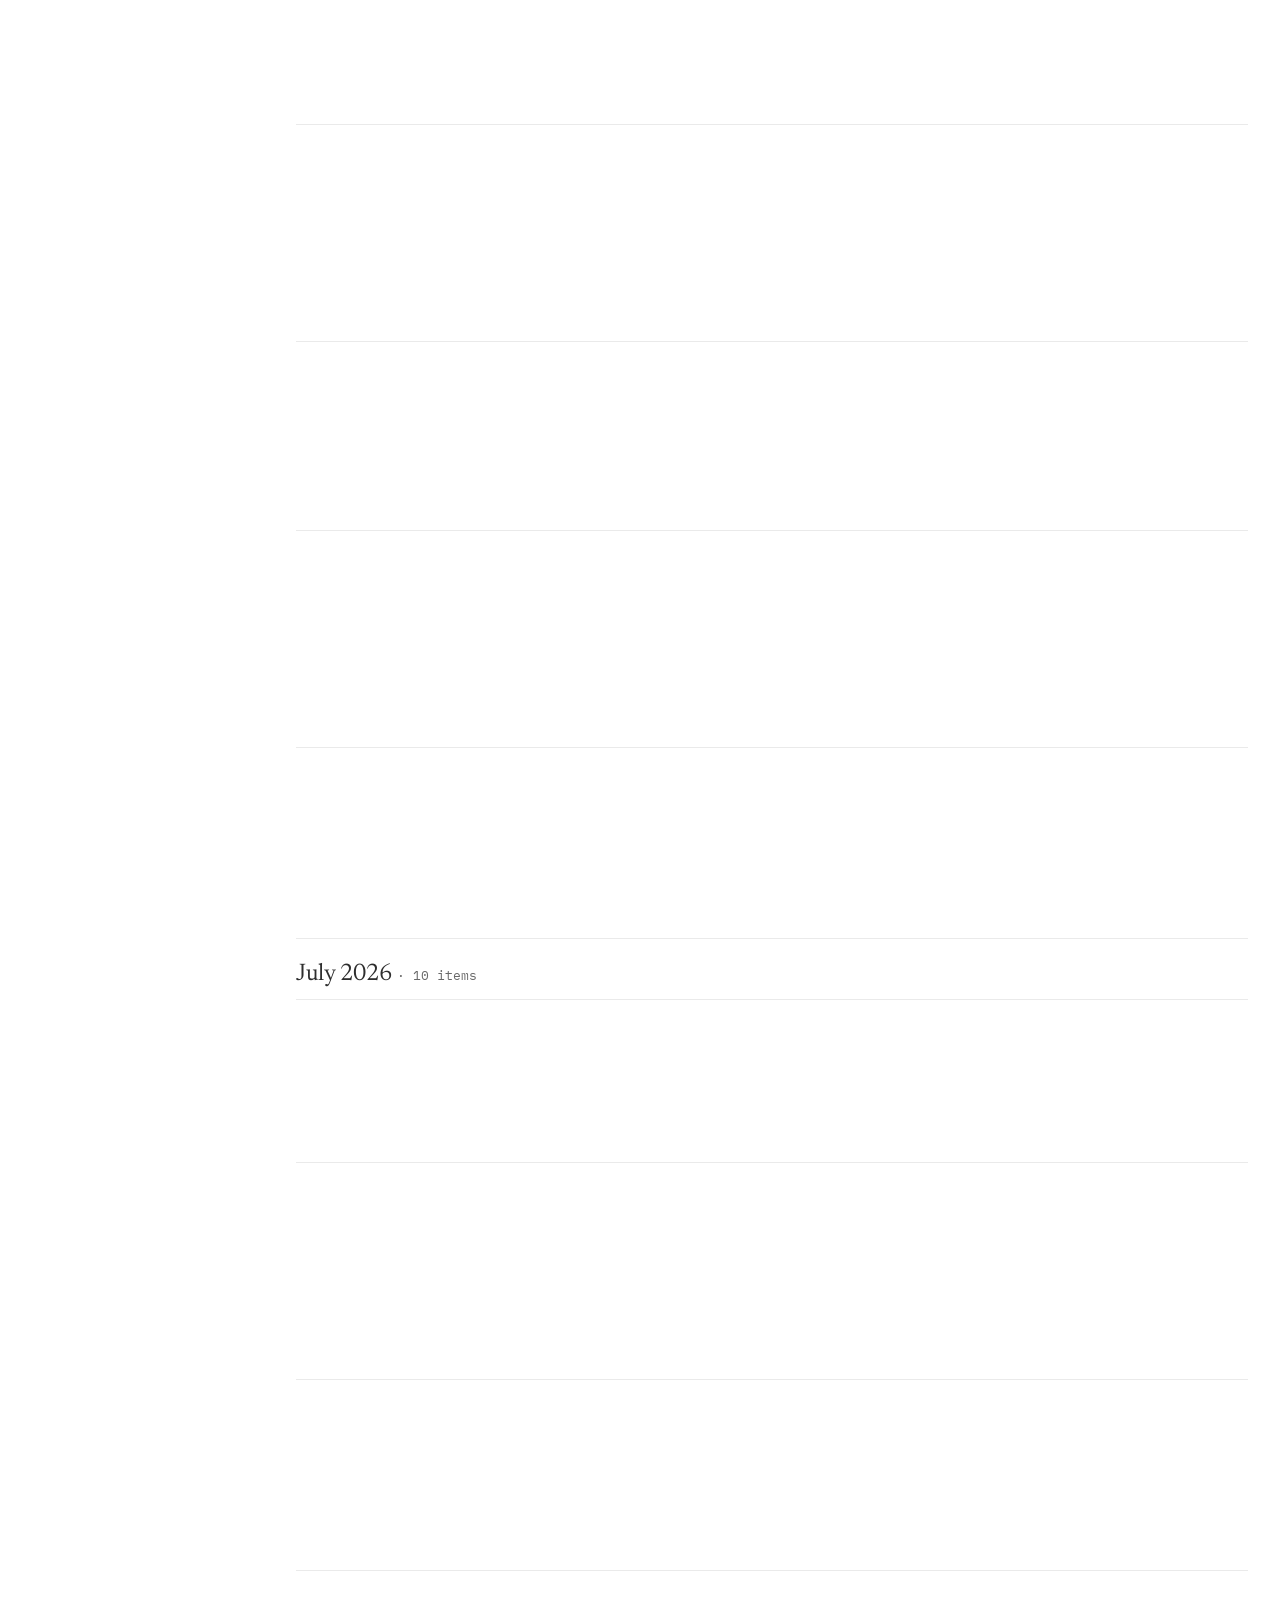
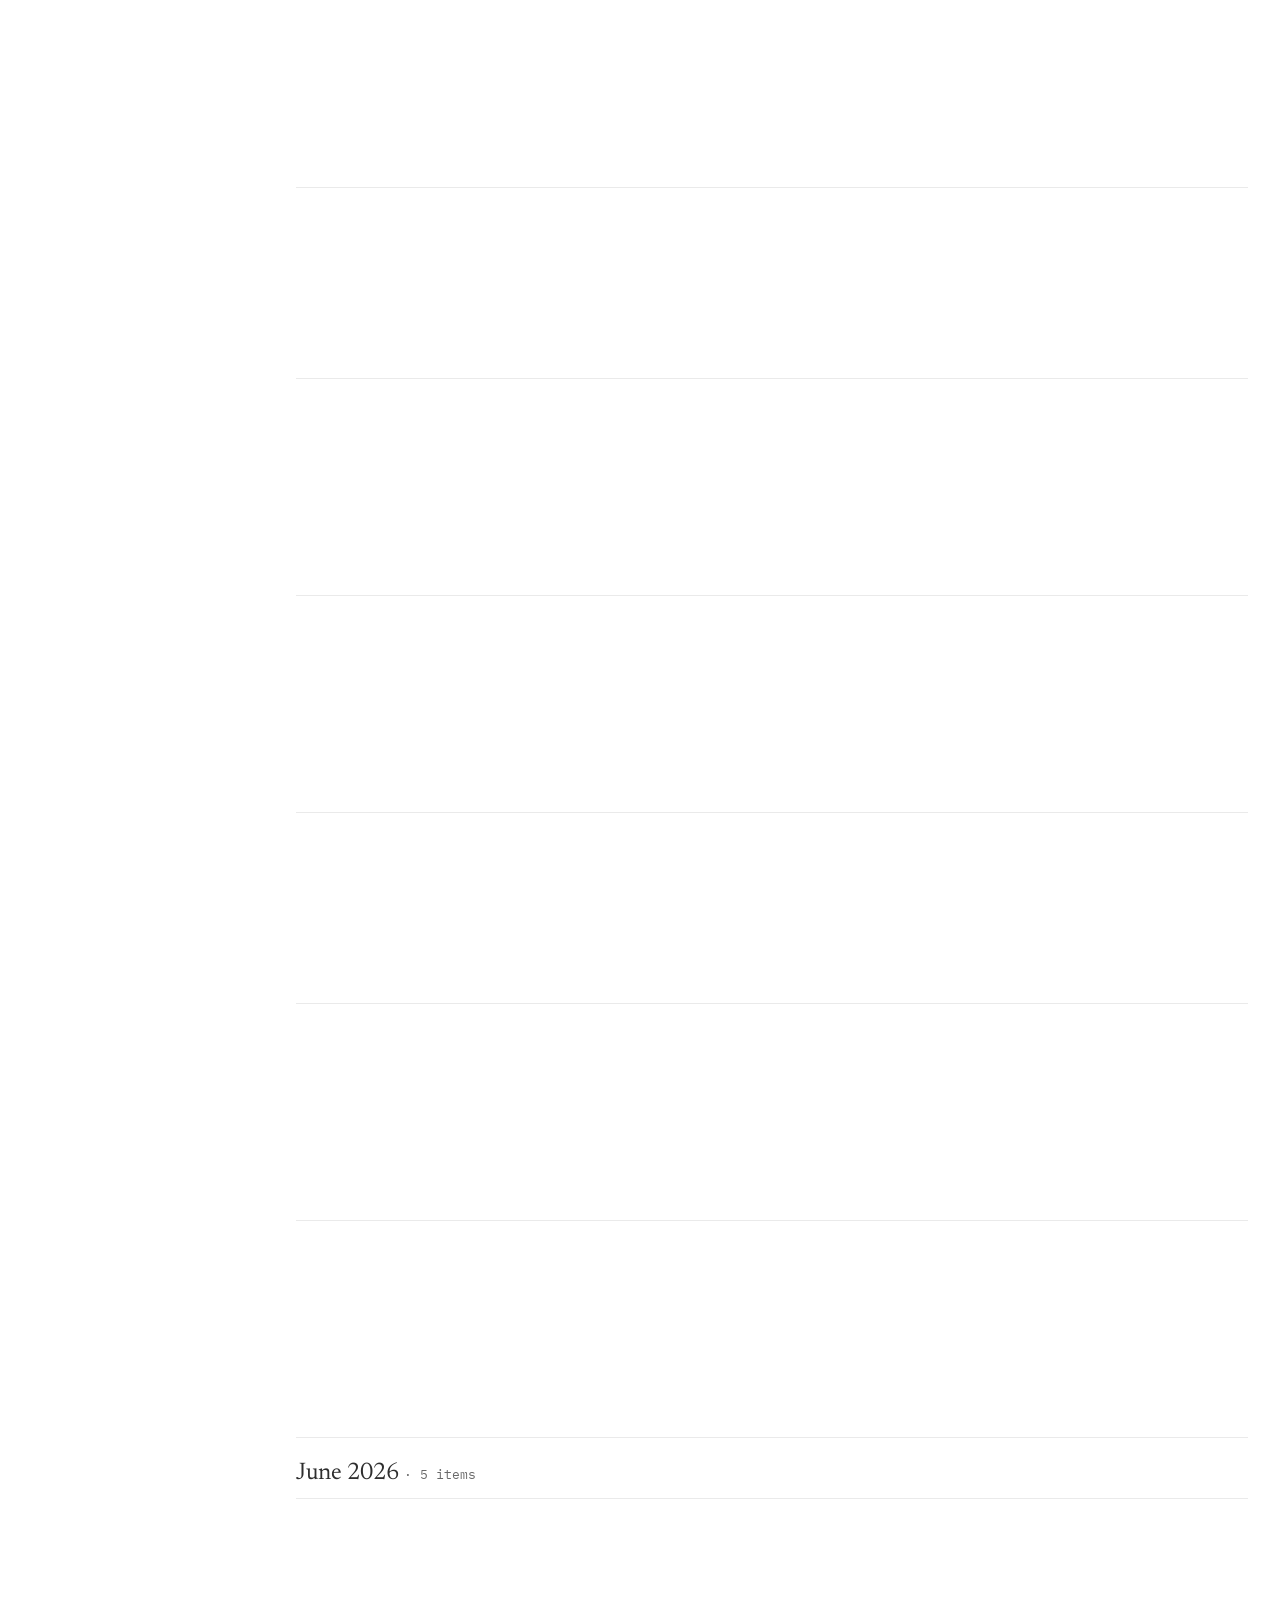
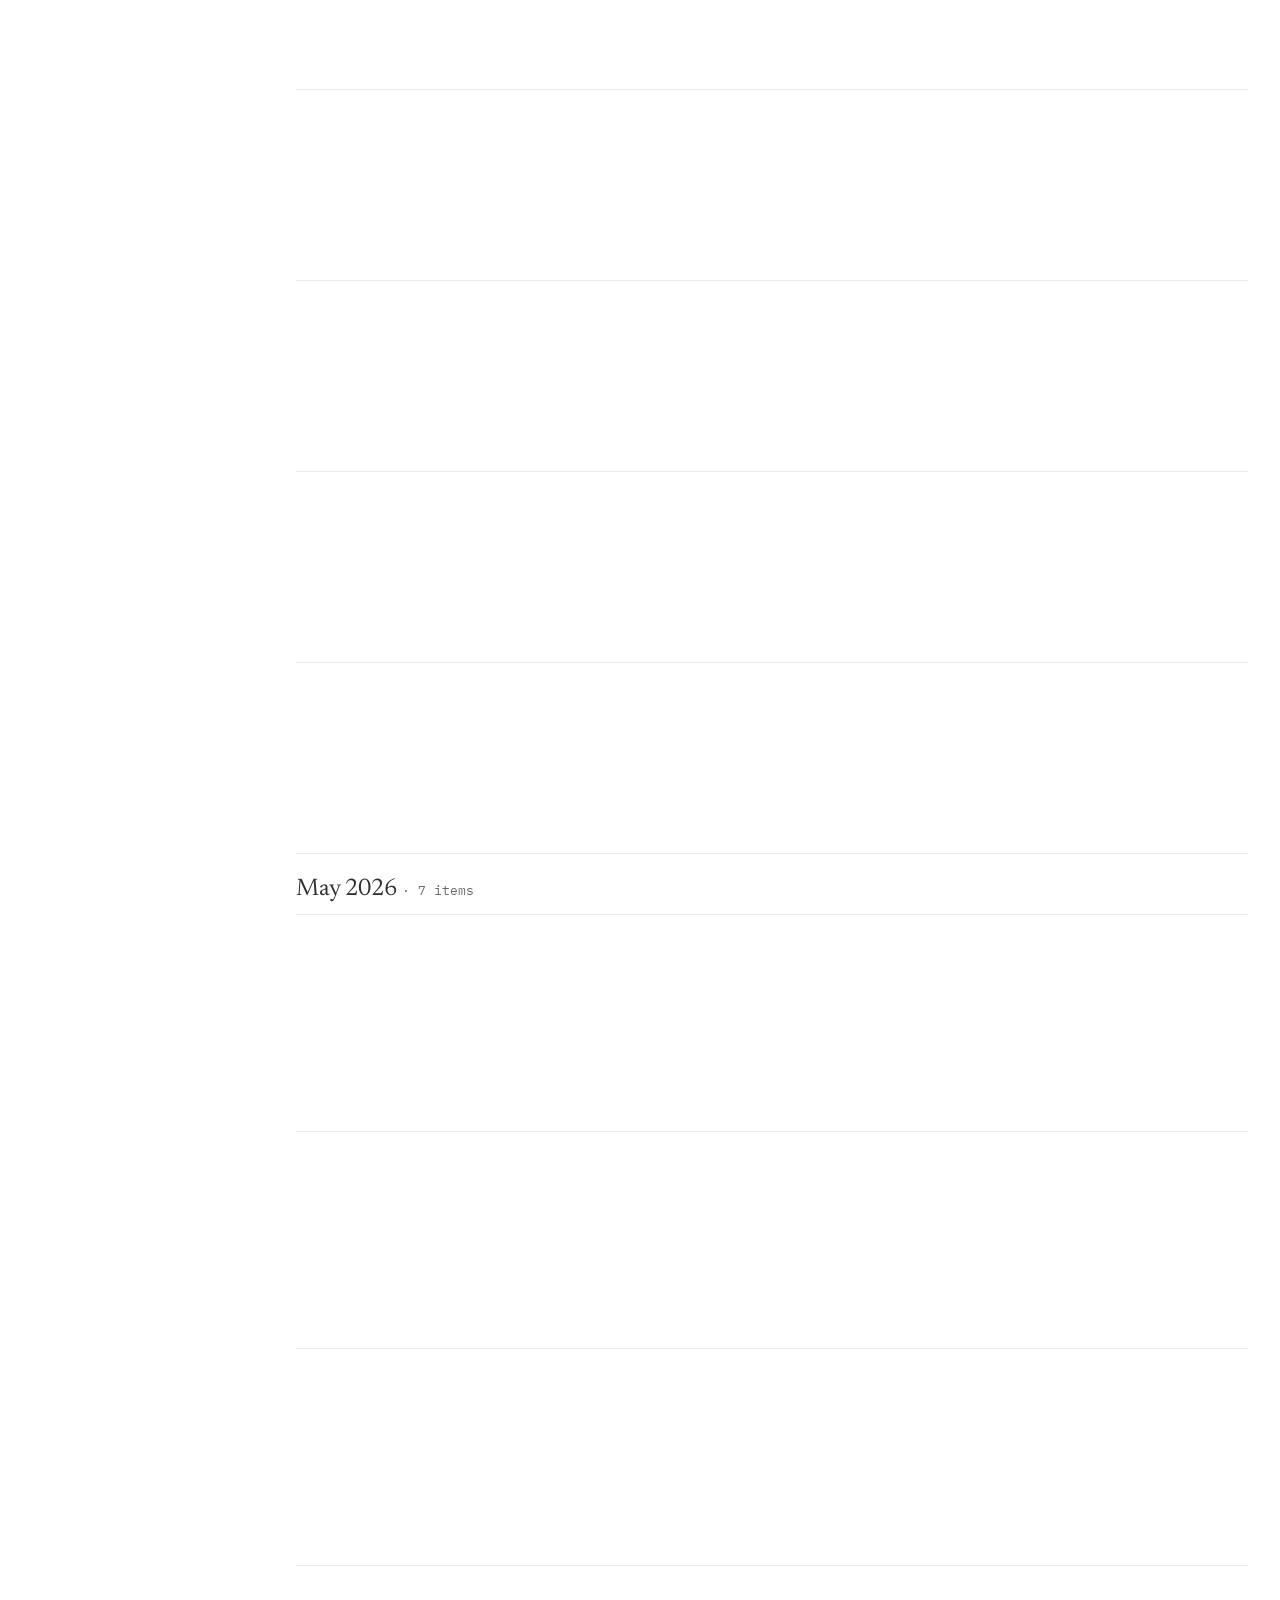
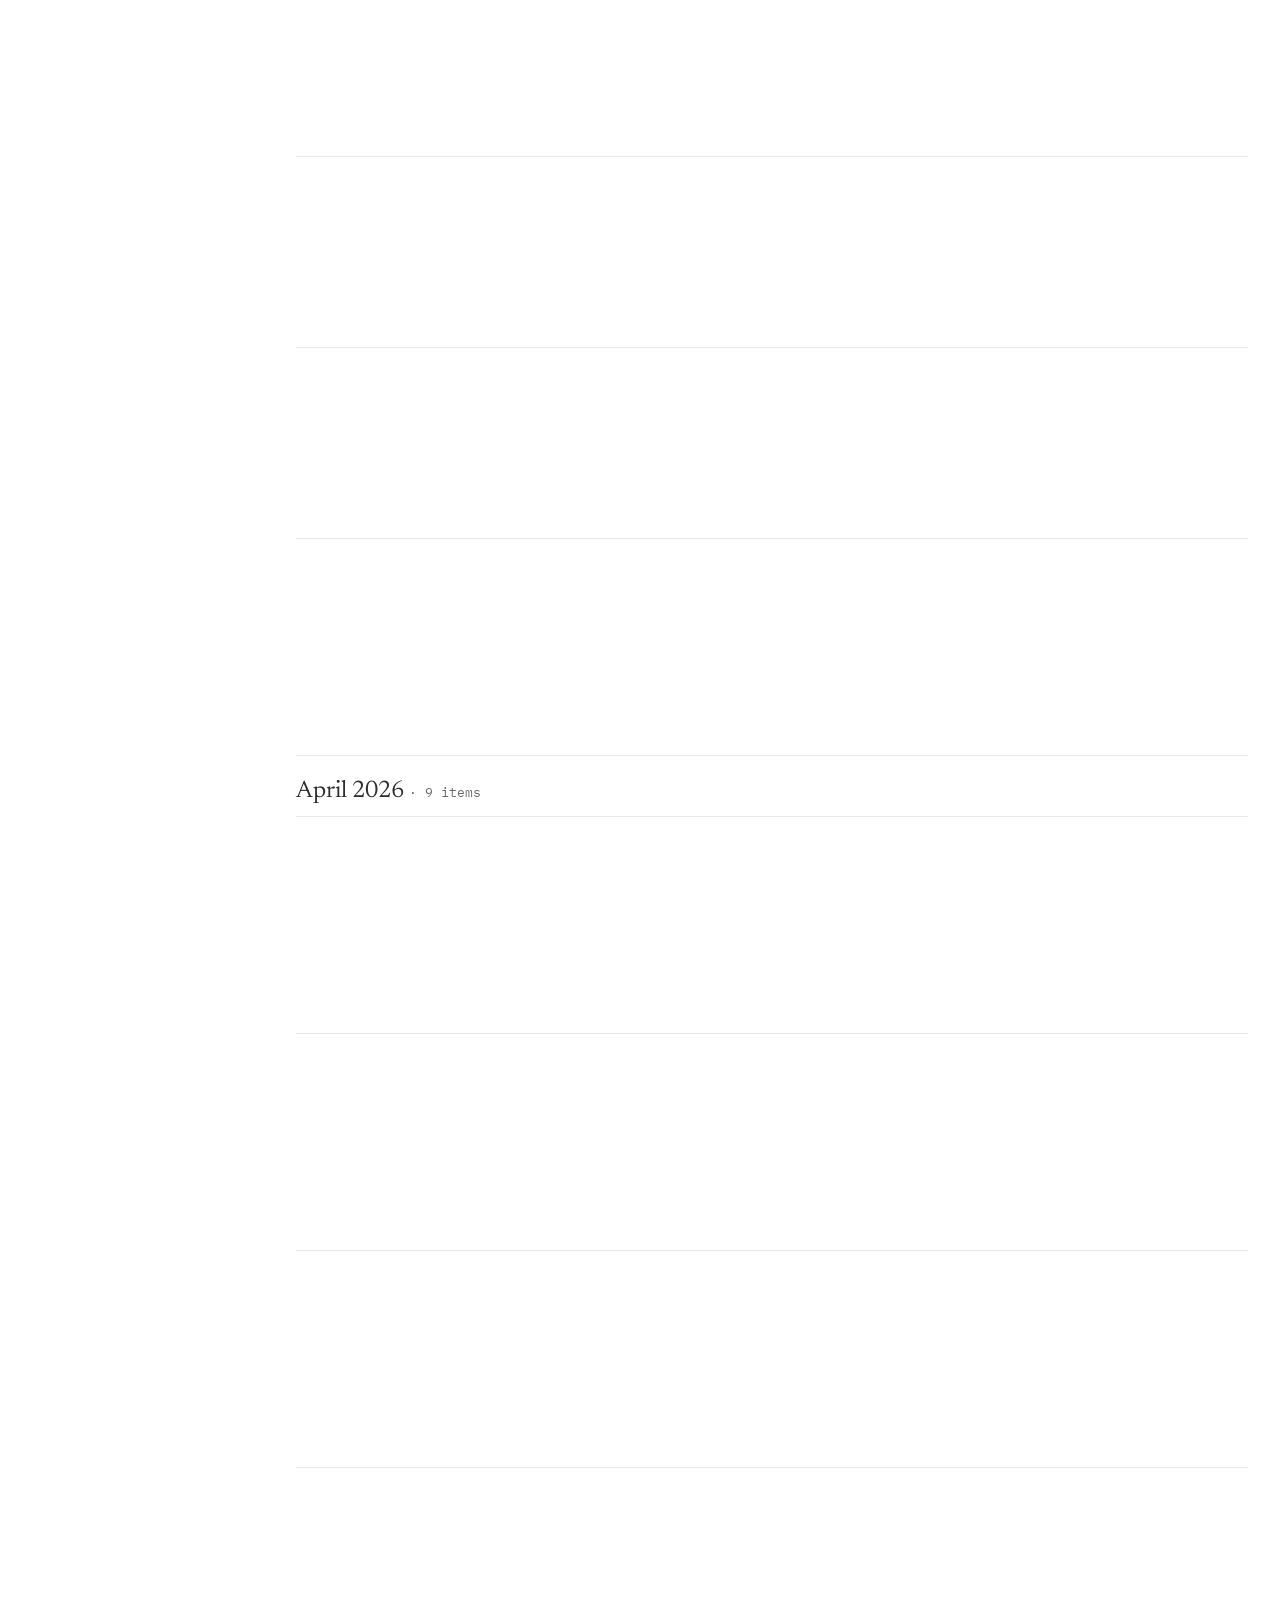
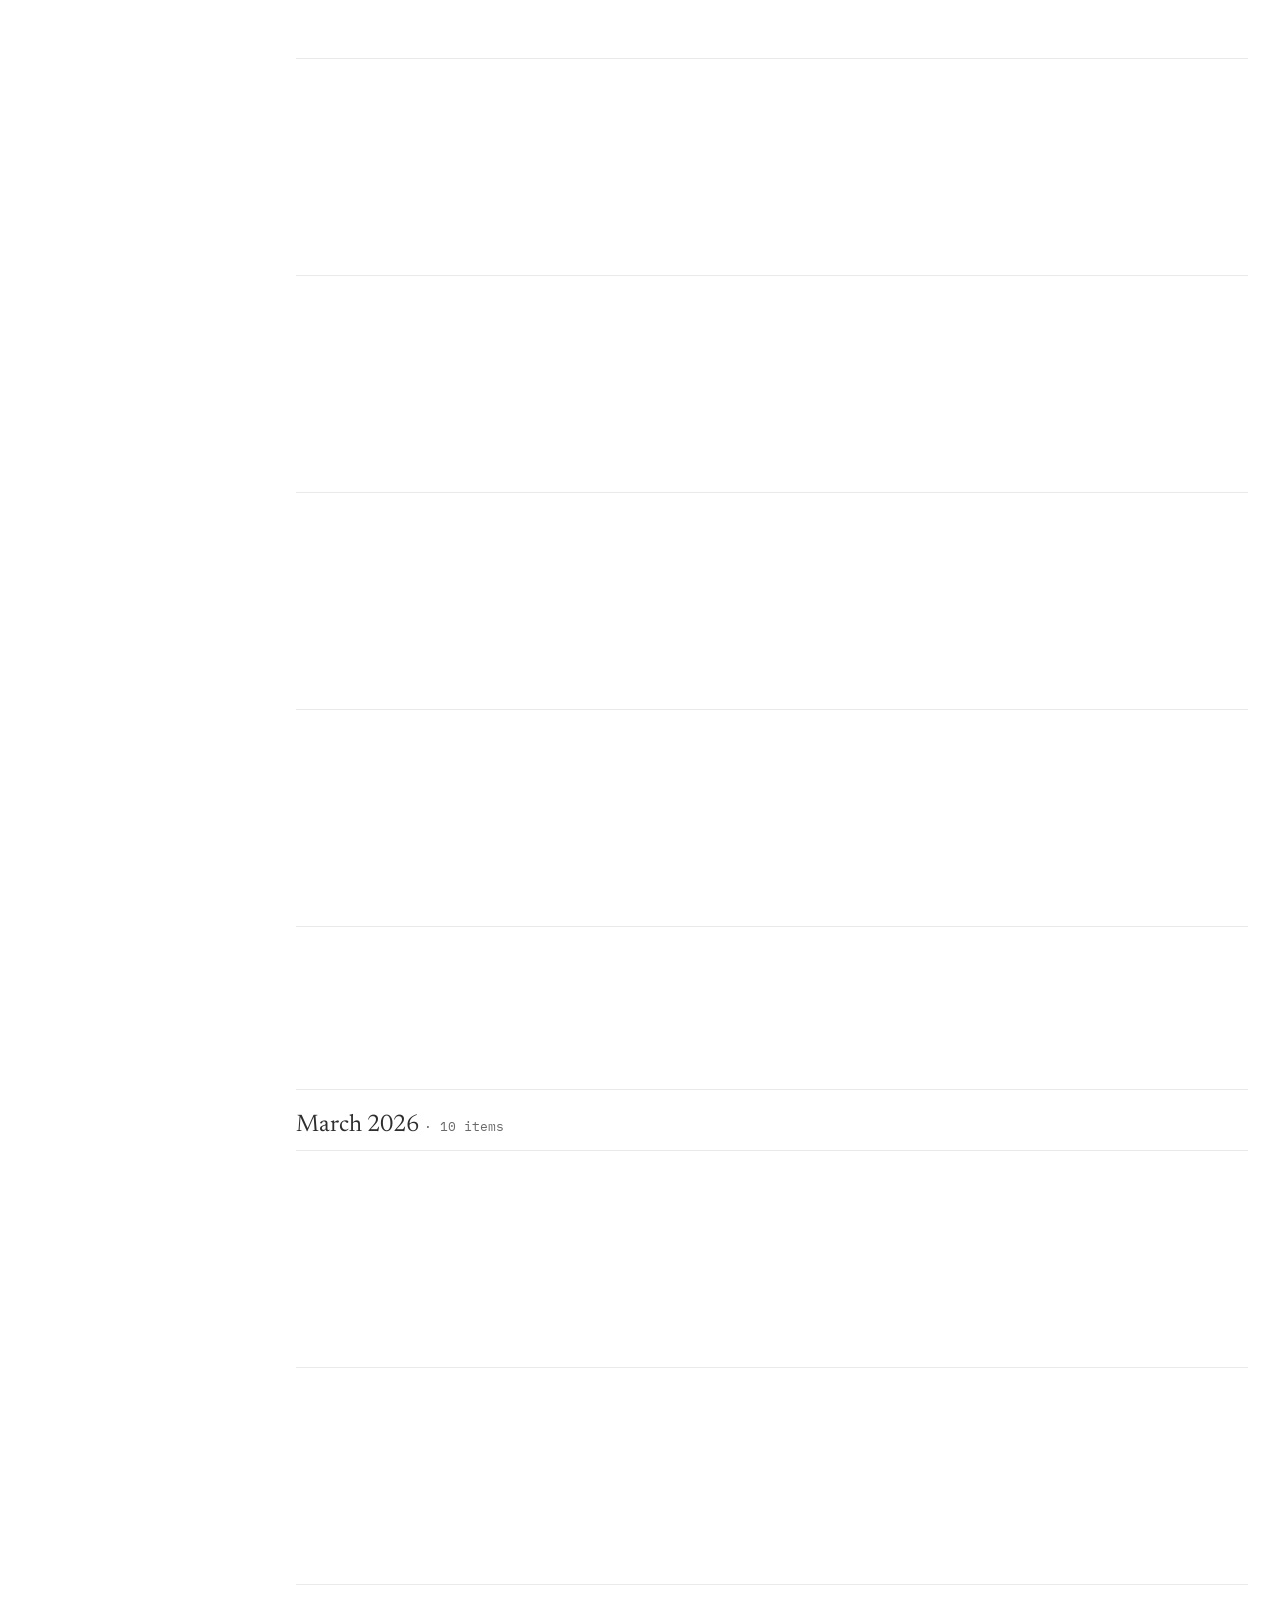
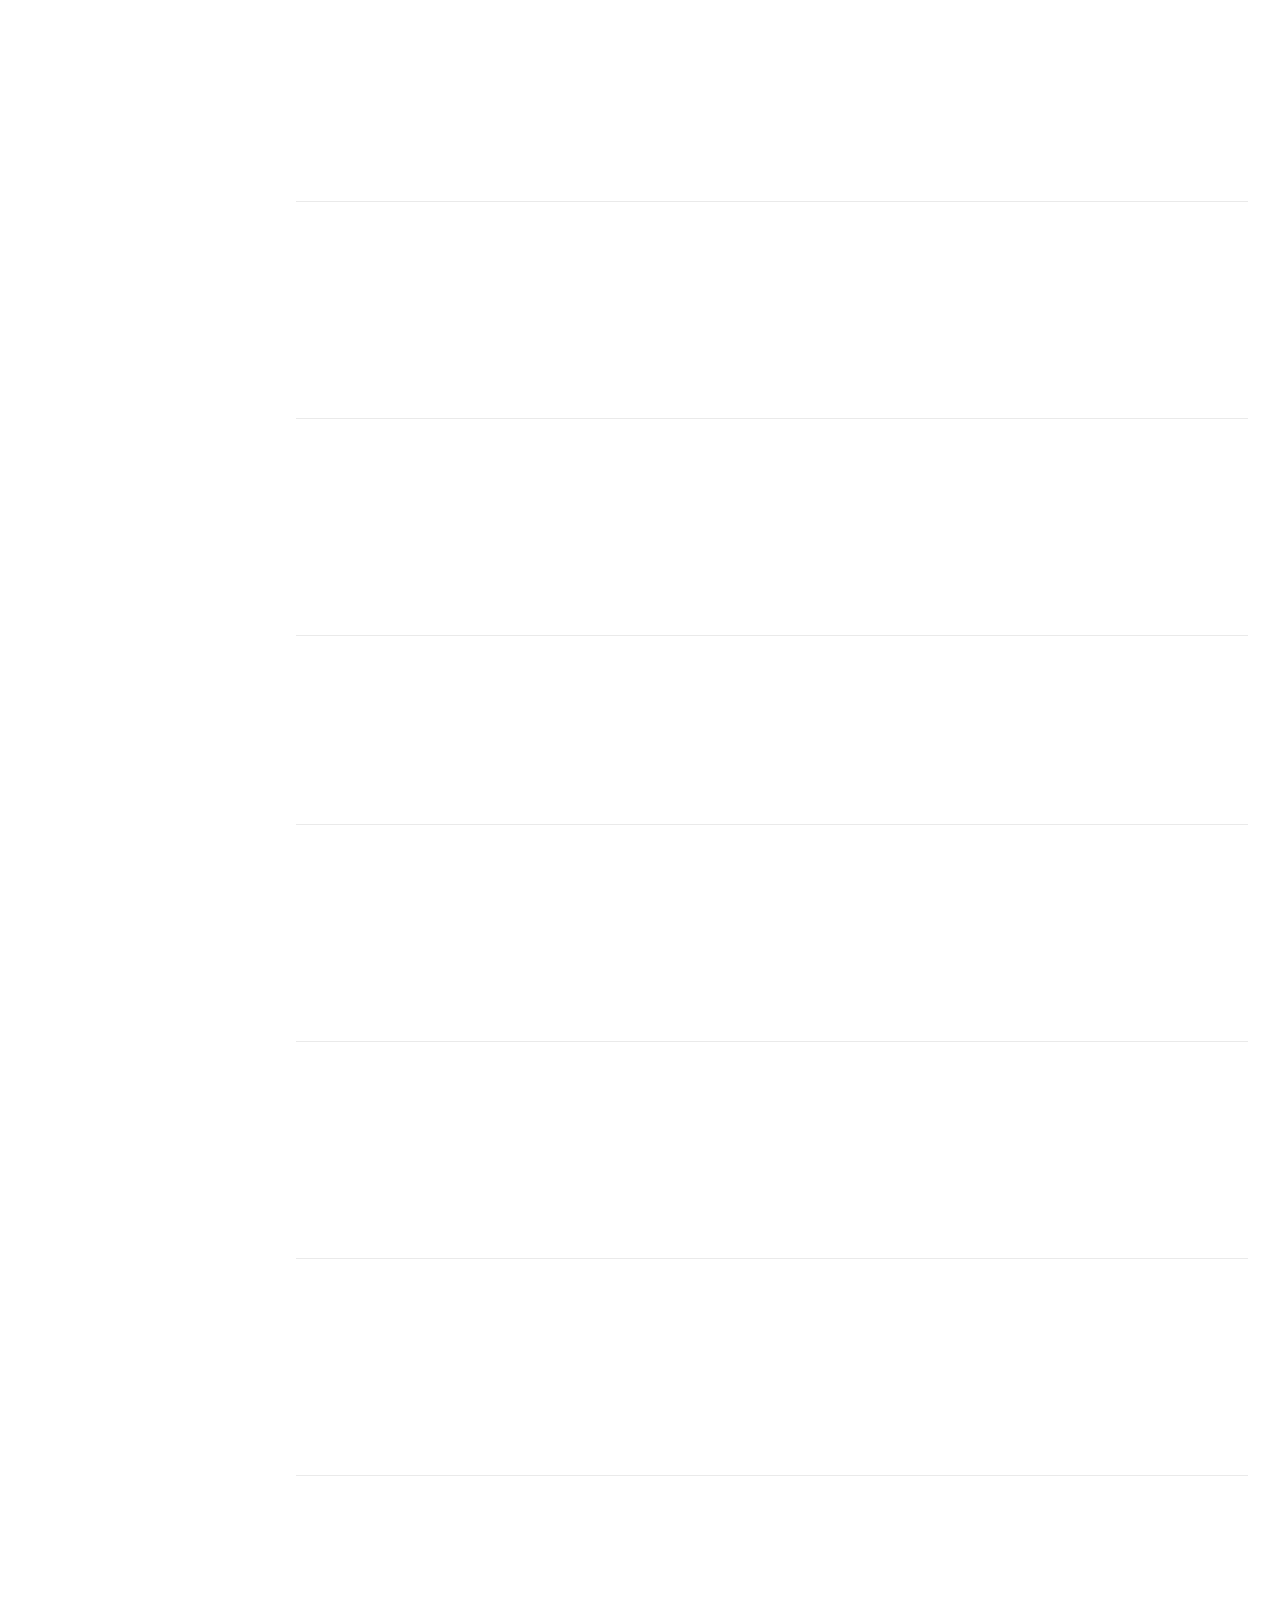
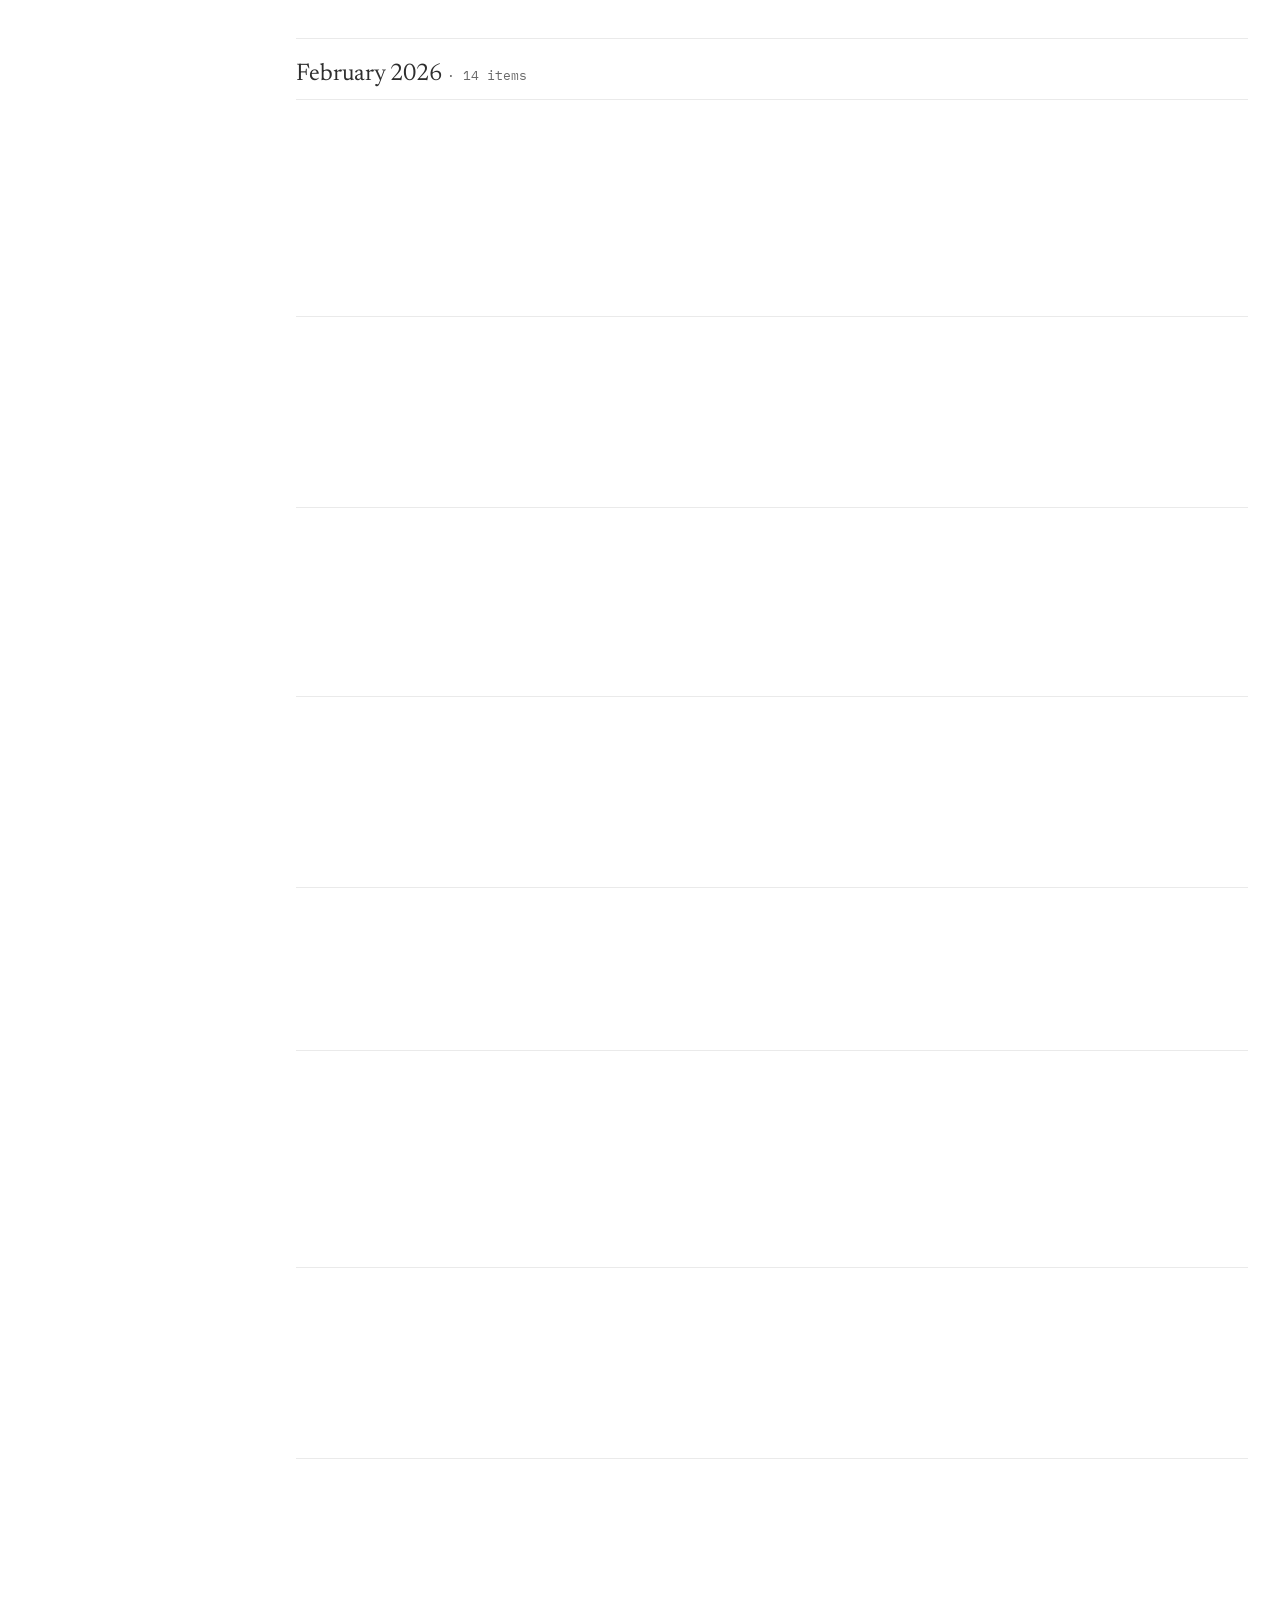
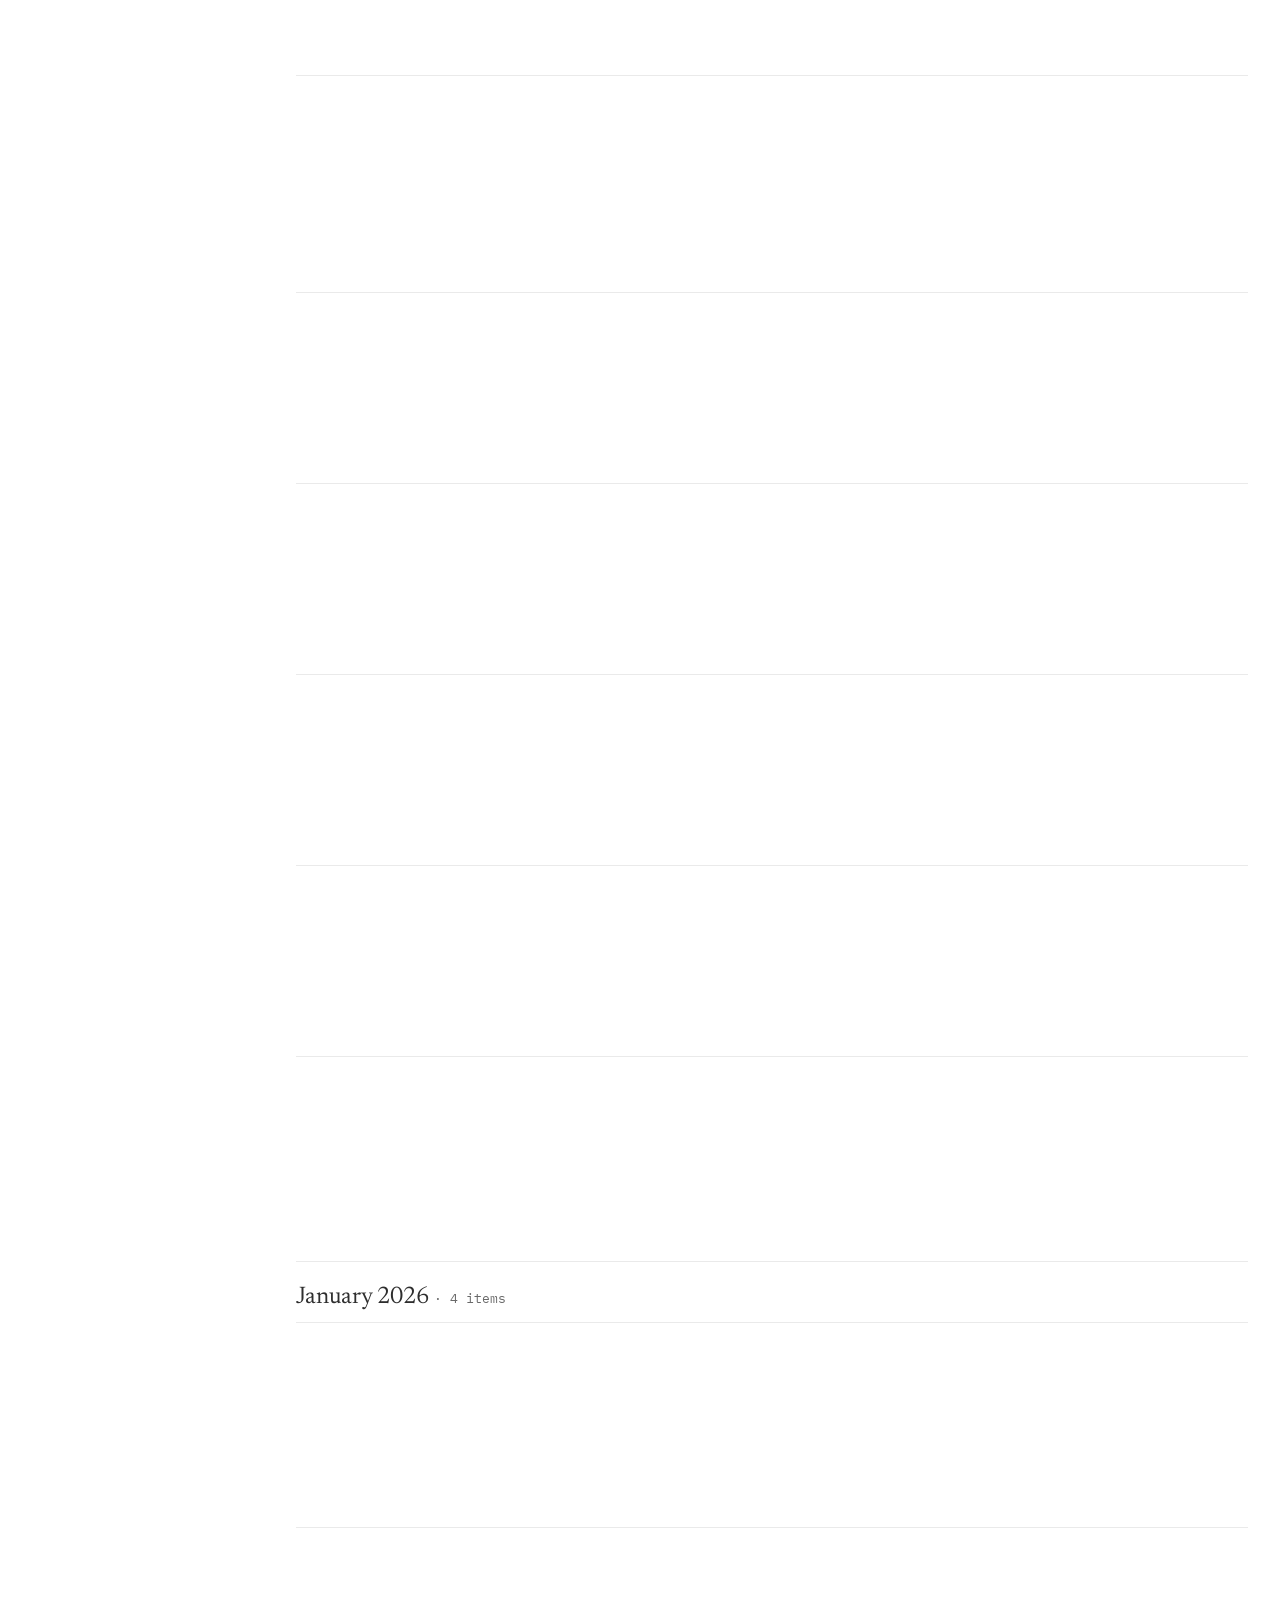
<file: site/stream.html>
<!doctype html>
<html lang="en">
<head>
<meta charset="utf-8">
<meta name="viewport" content="width=device-width, initial-scale=1">
<title>Stream · Controlling Untrusted AI</title>
<meta name="description" content="A live stream of news about deploying AI agents, filed under the structure of the survey Controlling Untrusted AI.">
<meta name="data-version" content="2026-10-21">
<meta name="color-scheme" content="light dark">
<meta name="theme-color" content="#FFFFFF" media="(prefers-color-scheme: light)">
<meta name="theme-color" content="#2E2E2E" media="(prefers-color-scheme: dark)">
<meta property="og:type" content="website">
<meta property="og:site_name" content="Controlling Untrusted AI: A Survey">
<meta property="og:title" content="Stream · Controlling Untrusted AI: A Survey">
<meta property="og:description" content="A live stream of news about deploying AI agents, filed under the structure of the survey Controlling Untrusted AI.">
<meta property="og:url" content="https://ymingl.com/controlling-untrusted-ai/stream.html">
<meta property="og:image" content="https://ymingl.com/controlling-untrusted-ai/assets/img/og.png">
<meta property="og:image:alt" content="Controlling Untrusted AI: A Survey, with the colour bar of the paper collection">
<meta name="twitter:card" content="summary_large_image">
<script>(function(){try{var q=new URLSearchParams(location.search).get("theme");var t=(q==="dark"||q==="light")?q:localStorage.getItem("cuai-theme");if(t!=="dark"&&t!=="light"){t=matchMedia("(prefers-color-scheme: dark)").matches?"dark":"light"}document.documentElement.setAttribute("data-theme",t)}catch(e){document.documentElement.setAttribute("data-theme","light")}})();</script>
<link rel="preconnect" href="https://fonts.googleapis.com">
<link rel="preconnect" href="https://fonts.gstatic.com" crossorigin>
<link rel="preload" as="style" href="https://fonts.googleapis.com/css2?family=Newsreader:ital,opsz,wght@0,6..72,400..700;1,6..72,400..500&amp;family=Inter:wght@400;500;600&amp;family=IBM+Plex+Mono&amp;display=swap">
<link rel="stylesheet" href="https://fonts.googleapis.com/css2?family=Newsreader:ital,opsz,wght@0,6..72,400..700;1,6..72,400..500&amp;family=Inter:wght@400;500;600&amp;family=IBM+Plex+Mono&amp;display=swap" media="print" onload="this.media='all'">
<noscript><link rel="stylesheet" href="https://fonts.googleapis.com/css2?family=Newsreader:ital,opsz,wght@0,6..72,400..700;1,6..72,400..500&amp;family=Inter:wght@400;500;600&amp;family=IBM+Plex+Mono&amp;display=swap"></noscript>
<link rel="stylesheet" href="assets/css/tokens.css">
<link rel="stylesheet" href="assets/css/site.css">
<link rel="stylesheet" href="assets/css/stream.css">
<link rel="icon" href="assets/img/favicon.svg" type="image/svg+xml">
<link rel="preload" href="data/stats.json" as="fetch" crossorigin>
<link rel="preload" href="data/taxonomy.json?v=2026-10-21" as="fetch" crossorigin>
</head>
<body>
<svg hidden xmlns="http://www.w3.org/2000/svg" aria-hidden="true">
  <symbol id="i-arrow-right" viewBox="0 0 24 24"><path d="M5 12h14M12 5l7 7-7 7"/></symbol>
  <symbol id="i-arrow-up-right" viewBox="0 0 24 24"><path d="M7 17 17 7M8 7h9v9"/></symbol>
  <symbol id="i-search" viewBox="0 0 24 24"><circle cx="11" cy="11" r="7"/><path d="m21 21-4.3-4.3"/></symbol>
  <symbol id="i-sliders" viewBox="0 0 24 24"><path d="M4 21v-7M4 10V3M12 21v-9M12 8V3M20 21v-5M20 12V3M1 14h6M9 8h6M17 16h6"/></symbol>
  <symbol id="i-chevron-down" viewBox="0 0 24 24"><path d="m6 9 6 6 6-6"/></symbol>
  <symbol id="i-x" viewBox="0 0 24 24"><path d="M18 6 6 18M6 6l12 12"/></symbol>
  <symbol id="i-sun" viewBox="0 0 24 24"><circle cx="12" cy="12" r="4"/><path d="M12 2v2M12 20v2M4.93 4.93l1.41 1.41M17.66 17.66l1.41 1.41M2 12h2M20 12h2M4.93 19.07l1.41-1.41M17.66 6.34l1.41-1.41"/></symbol>
  <symbol id="i-moon" viewBox="0 0 24 24"><path d="M21 12.79A9 9 0 1 1 11.21 3 7 7 0 0 0 21 12.79z"/></symbol>
  <symbol id="i-copy" viewBox="0 0 24 24"><rect x="9" y="9" width="13" height="13" rx="1"/><path d="M5 15H4a2 2 0 0 1-2-2V4a2 2 0 0 1 2-2h9a2 2 0 0 1 2 2v1"/></symbol>
  <symbol id="i-check" viewBox="0 0 24 24"><path d="M20 6 9 17l-5-5"/></symbol>
  <symbol id="i-link" viewBox="0 0 24 24"><path d="M10 13a5 5 0 0 0 7.54.54l3-3a5 5 0 0 0-7.07-7.07l-1.72 1.71M14 11a5 5 0 0 0-7.54-.54l-3 3a5 5 0 0 0 7.07 7.07l1.71-1.71"/></symbol>
  <symbol id="i-file" viewBox="0 0 24 24"><path d="M14 2H6a2 2 0 0 0-2 2v16a2 2 0 0 0 2 2h12a2 2 0 0 0 2-2V8z"/><path d="M14 2v6h6"/></symbol>
  <symbol id="i-list" viewBox="0 0 24 24"><path d="M8 6h13M8 12h13M8 18h13M3 6h.01M3 12h.01M3 18h.01"/></symbol>
  <symbol id="i-flag" viewBox="0 0 24 24"><path d="M4 15s1-1 4-1 5 2 8 2 4-1 4-1V3s-1 1-4 1-5-2-8-2-4 1-4 1zM4 22v-7"/></symbol>
  <symbol id="i-menu" viewBox="0 0 24 24"><path d="M3 12h18M3 6h18M3 18h18"/></symbol>
</svg>
<a class="skip-link" href="#main">Skip to content</a>
<header class="masthead">
  <div class="wrap masthead__inner">
    <a class="masthead__title caps" href="index.html"><span class="long">Controlling Untrusted AI: A Survey</span><span class="short">Controlling Untrusted AI</span></a>
    <nav class="masthead__nav" aria-label="Site">
      <button class="menu-btn" type="button" aria-expanded="false" aria-controls="site-links"><svg class="icon" aria-hidden="true"><use href="#i-menu"/></svg>Menu</button>
      <ul class="masthead__links" id="site-links">
        <li><a class="nav__link" href="papers.html">Papers</a></li>
        <li><a class="nav__link" href="stream.html">Stream</a></li>
        <li class="only-sheet"><a class="nav__link ext" href="https://github.com/yminglai/controlling-untrusted-ai" rel="noopener">GitHub<svg class="icon icon--ext" aria-hidden="true"><use href="#i-arrow-up-right"/></svg></a></li>
      </ul>
      <span class="masthead__sep" role="presentation"></span>
      <button class="theme-toggle" type="button" aria-label="Switch to dark theme"><svg class="icon i-moon" aria-hidden="true"><use href="#i-moon"/></svg><svg class="icon i-sun" aria-hidden="true"><use href="#i-sun"/></svg></button>
      <a class="nav__link masthead__gh ext" href="https://github.com/yminglai/controlling-untrusted-ai" rel="noopener">GitHub<svg class="icon icon--ext" aria-hidden="true"><use href="#i-arrow-up-right"/></svg></a>
    </nav>
  </div>
</header>
<main id="main">
  <div class="wrap">
    <header class="page-head stream__head">
      <h1 class="page-title">The Live Stream</h1>
      <div class="stream__status">
        <p class="live live--none" id="live" aria-live="polite"><span class="live__dot" aria-hidden="true"></span><span class="live__label" id="live-label">Checking the collector</span></p>
        <p class="stream__sources" id="stream-sources"><span data-bind="stats.stream_items">231</span> items</p>
      </div>
    </header>

    <div class="stream__layout">
      <aside class="facets" id="facets" aria-label="Filters"></aside>
      <div class="facets__scrim" id="facets-scrim" hidden></div>

      <section class="stream__main" id="stream-main" aria-labelledby="ledger-h">
        <h2 class="visually-hidden" id="ledger-h">Ledger</h2>
        <div class="stream__bar">
          <button type="button" class="btn facets__toggle" id="facets-toggle" aria-expanded="false" aria-controls="facets"><svg class="icon" aria-hidden="true"><use href="#i-sliders"/></svg><span id="facets-toggle-label">Filters</span></button>
        </div>
        <div class="chronology" id="chronology"></div>
        <div class="facets__active" id="active"></div>
        <p class="stream__results" id="results" aria-live="polite" tabindex="-1"></p>
        <div id="state"></div>
        <ol class="ledger" id="ledger" aria-label="Stream items"></ol>
        <div class="stream__sentinel" id="sentinel" hidden aria-hidden="true"></div>
      </section>
    </div>
  </div>
</main>
<footer class="colophon">
  <div class="wrap">
    <p class="colophon__row"><a class="ext" href="https://github.com/yminglai/controlling-untrusted-ai#cite" rel="noopener">Cite<svg class="icon icon--ext" aria-hidden="true"><use href="#i-arrow-up-right"/></svg></a> <a class="ext" href="https://github.com/yminglai/controlling-untrusted-ai/issues/new?template=submit_item.yml" target="_blank" rel="noopener">Submit an item<svg class="icon icon--ext" aria-hidden="true"><use href="#i-arrow-up-right"/></svg></a> <a class="ext" href="https://github.com/yminglai/controlling-untrusted-ai" rel="noopener">GitHub<svg class="icon icon--ext" aria-hidden="true"><use href="#i-arrow-up-right"/></svg></a> <a class="ext" href="https://github.com/yminglai/controlling-untrusted-ai/blob/main/LICENSE" rel="noopener">Licence<svg class="icon icon--ext" aria-hidden="true"><use href="#i-arrow-up-right"/></svg></a></p>
  </div>
</footer>
<script type="module" src="assets/js/stream.js"></script>
</body>
</html>
</file>
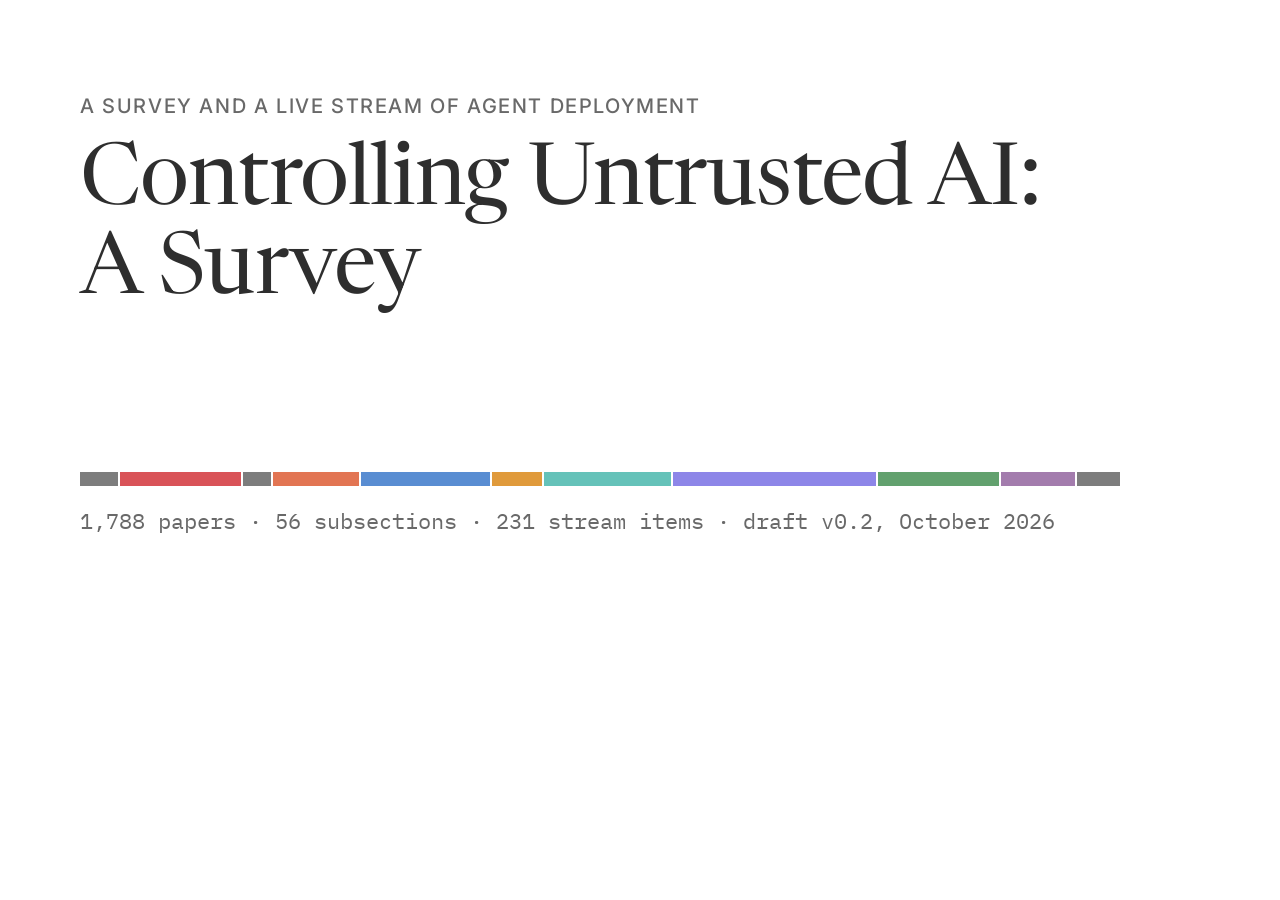
<file: site/assets/img/og.html>
<!doctype html>
<html lang="en"><head><meta charset="utf-8"><title>og</title>
<link rel="preconnect" href="https://fonts.gstatic.com" crossorigin>
<link rel="stylesheet" href="https://fonts.googleapis.com/css2?family=Newsreader:ital,opsz,wght@0,6..72,400..700;1,6..72,400..500&amp;family=Inter:wght@400;500;600&amp;family=IBM+Plex+Mono&amp;display=swap">
<style>
html,body{margin:0;width:1200px;height:630px;background:#fff;color:#2E2E2E;overflow:hidden}
.card{position:relative;width:1200px;height:630px;padding:72px 80px;box-sizing:border-box;display:flex;flex-direction:column;justify-content:space-between}
.caps{font:500 20px/28px Inter,Arial,sans-serif;letter-spacing:.08em;text-transform:uppercase;color:#696969}
h1{margin:0;font:400 86px/1.04 Newsreader,Georgia,serif;letter-spacing:-.01em}
.bar{display:flex;gap:2px;height:14px;margin-top:40px} .bar span{display:block}
.meta{font:400 22px/30px "IBM Plex Mono",Menlo,monospace;color:#696969;margin-top:20px}
</style></head><body><div class="card">
<div><p class="caps">A survey and a live stream of agent deployment</p><h1>Controlling Untrusted AI:<br>A Survey</h1></div>
<div><div class="bar"><span style="flex-grow:66;background:#7D7D7D"></span><span style="flex-grow:213;background:#D95358"></span><span style="flex-grow:48;background:#7D7D7D"></span><span style="flex-grow:151;background:#E27553"></span><span style="flex-grow:226;background:#598DD2"></span><span style="flex-grow:88;background:#E09A3B"></span><span style="flex-grow:223;background:#65C2B9"></span><span style="flex-grow:356;background:#8D86E8"></span><span style="flex-grow:211;background:#62A16E"></span><span style="flex-grow:130;background:#A37CAD"></span><span style="flex-grow:76;background:#7D7D7D"></span></div><p class="meta">1,788 papers · 56 subsections · 231 stream items · draft v0.2, October 2026</p></div>
</div></body></html>
</file>
<file: site/assets/css/tokens.css>
/* tokens.css: every custom property of the site. Component CSS reads roles and --c only; it never names a hue.
   Source: design/DESIGN.md section 3. Light theme on :root, dark theme on [data-theme="dark"]. */
:root {
  /* palette, from BRIEF.md, used only through roles and --c */
  --ink:#2E2E2E; --gray:#7D7D7D; --gray-mid:#C7C7C7; --gray-light:#EAEAEA; --panel:#F7F7F7; --white:#FFFFFF; --link:#598DD2;
  --coral:#D95358; --terracotta:#E27553; --blue:#598DD2; --amber:#E09A3B; --teal:#65C2B9; --periwinkle:#8D86E8;
  --forest:#62A16E; --purple:#A37CAD; --gold:#D1B745; --sky:#6FCBEF; --pink:#E072AF; --sand:#C7A678; --slate:#75A4B5;
  /* sections */
  --c-s1:var(--gray); --c-s2:var(--coral); --c-s3:var(--gray); --c-s4:var(--terracotta); --c-s5:var(--blue); --c-s6:var(--amber);
  --c-s7:var(--teal); --c-s8:var(--periwinkle); --c-s9:var(--forest); --c-s10:var(--purple); --c-s11:var(--gray);
  /* operations */
  --c-failures:var(--coral); --c-constrain:var(--terracotta); --c-observe:var(--blue); --c-intervene:var(--amber);
  --c-steer:var(--teal); --c-train:var(--periwinkle); --c-verify:var(--forest); --c-deploy:var(--purple);
  /* attack tiers, polarity, item classes */
  --c-benign:var(--coral); --c-external:var(--amber); --c-insider:var(--purple);
  --c-good:var(--forest); --c-bad:var(--coral); --c-mixed:var(--gold);
  --c-report:var(--sand); --c-verified:var(--slate);
  /* the current colour; attribute selectors below set it, gray when nothing does */
  --c:var(--gray);
  /* roles, light */
  --bg:var(--white); --bg-panel:var(--panel); --fg:var(--ink);
  --fg-muted:color-mix(in srgb, var(--gray) 75%, var(--ink));          /* #696969, 5.49:1 on white, 5.12:1 on panel */
  --rule:var(--gray-light); --rule-strong:var(--gray-mid);
  --link-underline:var(--link); --focus:var(--link); --mark-bg:var(--panel);
  --control-border:var(--gray);                                            /* inputs, buttons, plain chips: 4.12:1 on white, 3.9:1 on panel */
  --tint:14%; --c-text-mix:60%;                                           /* derived colour: see the * block */
  --scrim:rgb(46 46 46 / 0.4); --shadow-float:0 0 0 1px var(--rule-strong), 0 24px 48px -12px rgb(46 46 46 / 0.24);
  /* type */
  --serif:"Newsreader","Newsreader Fallback","Iowan Old Style","Palatino Linotype",Charter,Georgia,serif;
  --sans:"Inter","Inter Fallback",system-ui,-apple-system,"Segoe UI",Roboto,Helvetica,Arial,sans-serif;
  --mono:"IBM Plex Mono",ui-monospace,"SF Mono",Menlo,Consolas,monospace;
  --fs-display:clamp(40px,6vw,72px); --lh-display:1.05;   /* landing title */
  --fs-page:44px; --lh-page:48px;                           /* page titles, section heads */
  --fs-drawer:32px; --lh-drawer:38px;                       /* drawer label */
  --fs-h2:28px; --lh-h2:34px;                               /* subsection and about heads */
  --fs-h3:24px; --lh-h3:30px;                               /* contents rows, month heads */
  --fs-dek:22px; --lh-dek:32px;
  --fs-row-title:20px; --lh-row-title:26px;                 /* ledger titles, map nodes */
  --fs-label:18px; --lh-label:24px;                         /* card labels; purpose text 18/28 */
  --fs-body:16px; --lh-body:24px;                           /* summaries; About essay 18/30 */
  --fs-ui:15px; --lh-ui:21px;                               /* card titles */
  --fs-ui-s:14px; --lh-ui-s:20px;                           /* nav, inputs, rail */
  --fs-meta:13px; --lh-meta:18px;                           /* meta, chips, counts */
  --fs-caps:11px; --lh-caps:16px; --ls-caps:0.08em;         /* small caps */
  --fs-mono-s:12px; --fs-mono-xs:11px;
  /* spacing, 4 px base */
  --s1:4px; --s2:8px; --s3:12px; --s4:16px; --s5:24px; --s6:32px; --s7:48px; --s8:64px; --s9:96px; --s10:128px;
  --gutter:24px; --margin:48px; --content-max:1280px; --measure:68ch; --measure-dek:68ch;
  /* shape */
  --r0:0; --r-chip:2px; --r-input:3px; --hairline:1px solid var(--rule); --hairline-strong:1px solid var(--rule-strong); --colour-rule:3px;
  /* layers */
  --z-rail:10; --z-sticky:20; --z-masthead:30; --z-sheet:40; --z-drawer:50; --z-toast:60;
  /* motion */
  --t-hover:120ms; --t-toggle:200ms; --t-drawer:260ms; --ease:cubic-bezier(.2,.7,.2,1);
  /* breakpoints: 390, 768, 1024, 1440 */
  color-scheme: light;
}
[data-theme="dark"] {
  --bg:var(--ink); --bg-panel:color-mix(in srgb, var(--ink) 90%, white);   /* #434343 */
  --fg:var(--gray-light); --fg-muted:var(--gray-mid);                         /* 11.29:1 and 8.03:1 on ink */
  --rule:color-mix(in srgb, var(--gray) 50%, var(--ink)); --rule-strong:var(--gray);
  --link-underline:color-mix(in srgb, var(--link) 75%, white); --focus:color-mix(in srgb, var(--link) 75%, white);  /* #82AADD, 5.65:1 */
  --mark-bg:color-mix(in srgb, var(--ink) 90%, white);
  --control-border:color-mix(in srgb, var(--gray) 75%, white);             /* #9E9E9E, 5.45:1 on ink, 3.88:1 on the dark panel */
  --tint:18%;
  --scrim:rgb(0 0 0 / 0.5); --shadow-float:0 0 0 1px var(--rule-strong), 0 24px 48px -12px rgb(0 0 0 / 0.6);
  color-scheme: dark;
}
/* Derived colours. A custom property that references --c must be declared on the element that carries --c
   (or below it), otherwise it would be computed once at :root with no --c; so these are declared on every
   element and recomputed from the inherited --c. */
*, ::before, ::after {
  --c-tint:color-mix(in srgb, var(--c) var(--tint), var(--bg));
  --c-border:color-mix(in srgb, var(--c) 70%, var(--ink));
  --c-text:color-mix(in srgb, var(--c) var(--c-text-mix), var(--ink));
  --mark-outline:color-mix(in srgb, var(--c) 70%, var(--ink));          /* 1 px on small marks, light only */
}
[data-theme="dark"] *, [data-theme="dark"] ::before, [data-theme="dark"] ::after {
  --c-border:var(--c);
  --c-text:color-mix(in srgb, var(--c) 65%, white);
  --mark-outline:transparent;
}
/* Dark theme, raw hues on the lighter panel surface (#434343) fall under 3:1 (coral 2.51, purple 2.85, gray 2.40):
   marks and dashes inside expanded rows and hovered rows and cards take a lightened outline. */
[data-theme="dark"] :is(.is-expanded, .card:hover, .rail__row:hover, .rail__sub:hover, .toc__row:hover) *,
[data-theme="dark"] :is(.is-expanded, .card:hover, .rail__row:hover, .rail__sub:hover, .toc__row:hover) ::before {
  --mark-outline:color-mix(in srgb, var(--c) 55%, white);
}
/* --c from data attributes: one rule per identity */
[data-section="s1"]{--c:var(--c-s1)} [data-section="s2"]{--c:var(--c-s2)} [data-section="s3"]{--c:var(--c-s3)} [data-section="s4"]{--c:var(--c-s4)}
[data-section="s5"]{--c:var(--c-s5)} [data-section="s6"]{--c:var(--c-s6)} [data-section="s7"]{--c:var(--c-s7)} [data-section="s8"]{--c:var(--c-s8)}
[data-section="s9"]{--c:var(--c-s9)} [data-section="s10"]{--c:var(--c-s10)} [data-section="s11"]{--c:var(--c-s11)}
[data-op="failures"]{--c:var(--c-failures)} [data-op="constrain"]{--c:var(--c-constrain)} [data-op="observe"]{--c:var(--c-observe)}
[data-op="intervene"]{--c:var(--c-intervene)} [data-op="steer"]{--c:var(--c-steer)} [data-op="train"]{--c:var(--c-train)}
[data-op="verify"]{--c:var(--c-verify)} [data-op="deploy"]{--c:var(--c-deploy)}
[data-source="benign"]{--c:var(--c-benign)} [data-source="external"]{--c:var(--c-external)} [data-source="insider"]{--c:var(--c-insider)}
[data-polarity="good"]{--c:var(--c-good)} [data-polarity="bad"]{--c:var(--c-bad)} [data-polarity="mixed"]{--c:var(--c-mixed)}
[data-c="report"]{--c:var(--c-report)} [data-c="verified"]{--c:var(--c-verified)} [data-c="gray"]{--c:var(--gray)} [data-c="fg"]{--c:var(--fg)}
[data-section="s6"],[data-op="intervene"],[data-source="external"],[data-section="s7"],[data-op="steer"],[data-polarity="mixed"],[data-c="report"] { --c-text-mix:50%; }
@media (prefers-reduced-motion: reduce) { :root { --t-hover:0ms; --t-toggle:0ms; --t-drawer:0ms; } }
</file>
<file: site/assets/css/site.css>
/* site.css: reset, type, layout primitives and every shared component.
   Page-scoped rules live in landing.css, papers.css and stream.css. Hues are read only through --c and the role tokens. */

/* ---- fonts: metric fallbacks so layout does not shift when web fonts arrive or fail ---- */
@font-face { font-family: "Newsreader Fallback"; src: local("Georgia"); size-adjust: 97%; }
@font-face { font-family: "Inter Fallback"; src: local("Arial"); size-adjust: 93%; }

/* ---- reset ---- */
*, ::before, ::after { box-sizing: border-box; }
html { -webkit-text-size-adjust: 100%; scroll-padding-top: var(--sticky-h, 72px); }
body { margin: 0; min-height: 100dvh; display: flex; flex-direction: column; background: var(--bg); color: var(--fg); font: 400 var(--fs-body)/var(--lh-body) var(--sans); font-variant-numeric: tabular-nums lining-nums; -webkit-font-smoothing: antialiased; }
h1, h2, h3, h4, p, ul, ol, dl, dd, figure, pre { margin: 0; }
ul, ol { padding: 0; }
img, svg { display: block; max-width: 100%; }
button, input, select, textarea { font: inherit; color: inherit; }
button { background: none; border: 0; padding: 0; cursor: pointer; }
a { color: var(--fg); text-decoration: underline 1px var(--link-underline); text-underline-offset: 3px; }
a:hover { text-decoration-thickness: 2px; }
:focus-visible { outline: 2px solid var(--focus); outline-offset: 2px; }
[hidden] { display: none !important; }
[aria-disabled="true"], .is-disabled { opacity: .55; }
::selection { background: var(--c-tint); }
mark { background: var(--mark-bg); color: inherit; text-decoration: underline 1px; }
.serif, h1, h2, h3 { font-family: var(--serif); font-weight: 400; font-optical-sizing: auto; }
.mono { font-family: var(--mono); }
.caps { font: 500 var(--fs-caps)/var(--lh-caps) var(--sans); letter-spacing: var(--ls-caps); text-transform: uppercase; }
.measure { max-width: var(--measure); }
.visually-hidden { position: absolute !important; width: 1px; height: 1px; margin: -1px; padding: 0; overflow: hidden; clip: rect(0 0 0 0); white-space: nowrap; border: 0; }
.clamp-1, .clamp-2, .clamp-3 { display: -webkit-box; -webkit-box-orient: vertical; overflow: hidden; }
.clamp-1 { -webkit-line-clamp: 1; } .clamp-2 { -webkit-line-clamp: 2; } .clamp-3 { -webkit-line-clamp: 3; }
.muted { color: var(--fg-muted); }
.icon { width: 20px; height: 20px; fill: none; stroke: currentColor; stroke-width: 1.8; stroke-linecap: round; stroke-linejoin: round; flex: none; }
.icon--s { width: 14px; height: 14px; stroke-width: 2; }
.ext .icon, .icon--ext { width: 14px; height: 14px; stroke-width: 2; display: inline-block; vertical-align: -1px; margin-left: 3px; }
.num { font-family: var(--mono); font-variant-numeric: tabular-nums; }

/* ---- layout ---- */
.wrap { max-width: calc(var(--content-max) + 2 * var(--margin)); margin-inline: auto; padding-inline: var(--margin); }
main { display: block; flex: 1 0 auto; }

/* ---- skip link ---- */
.skip-link { position: absolute; left: var(--s4); top: -100px; z-index: var(--z-toast); padding: 8px 12px; background: var(--bg); color: var(--fg); border: 2px solid var(--fg); font: 500 var(--fs-ui-s)/var(--lh-ui-s) var(--sans); text-decoration: none; }
.skip-link:focus { top: var(--s2); }

/* ---- masthead ---- */
.masthead { position: sticky; top: 0; z-index: var(--z-masthead); background: var(--bg); border-bottom: var(--hairline); }
.masthead--double { border-bottom: 0; }
.masthead--double::after { content: ""; display: block; height: 5px; border-top: var(--hairline); border-bottom: var(--hairline); }
.masthead__inner { height: 56px; display: flex; align-items: center; justify-content: space-between; gap: var(--s4); }
.masthead__title { text-decoration: none; color: var(--fg); white-space: nowrap; }
.masthead__title .long { display: inline; } .masthead__title .short { display: none; }
.masthead__nav { display: flex; align-items: center; gap: var(--s5); }
.masthead__links { display: flex; align-items: center; gap: var(--s5); list-style: none; }
.masthead__links .only-sheet { display: none; }
.nav__link { font: 400 var(--fs-ui-s)/var(--lh-ui-s) var(--sans); text-decoration: none; color: var(--fg); position: relative; padding: 4px 0; }
.nav__link:hover { text-decoration: underline 1px var(--link-underline); text-underline-offset: 6px; }
.nav__link[aria-current="page"] { text-decoration: underline 2px var(--fg); text-underline-offset: 6px; }
.masthead__sep { width: 1px; height: 16px; background: var(--rule-strong); }
.theme-toggle, .btn--icon, .menu-btn { display: inline-flex; align-items: center; justify-content: center; width: 32px; height: 32px; border-radius: var(--r-chip); color: var(--fg); transition: background var(--t-hover); }
.theme-toggle:hover, .btn--icon:hover, .menu-btn:hover { background: var(--bg-panel); }
.theme-toggle .i-sun { display: none; } [data-theme="dark"] .theme-toggle .i-sun { display: block; } [data-theme="dark"] .theme-toggle .i-moon { display: none; }
.menu-btn { display: none; width: auto; padding: 0 8px; gap: 6px; font: 500 var(--fs-ui-s)/var(--lh-ui-s) var(--sans); }

/* ---- running head ---- */
.running-head { font: 500 var(--fs-caps)/var(--lh-caps) var(--sans); letter-spacing: var(--ls-caps); text-transform: uppercase; }

/* ---- buttons ---- */
.btn { display: inline-flex; align-items: center; gap: 8px; padding: 8px 14px; border: 1px solid var(--control-border); border-radius: var(--r-chip); background: var(--bg); color: var(--fg); font: 500 var(--fs-ui-s)/var(--lh-ui-s) var(--sans); text-decoration: none; cursor: pointer; white-space: nowrap; transition: background var(--t-hover), border-color var(--t-hover); }
.btn:hover, .btn:active { background: var(--bg-panel); }
.btn[aria-disabled="true"] { cursor: not-allowed; }
.btn[aria-disabled="true"]:hover { background: var(--bg); }
.btn--arrow .icon { width: 16px; height: 16px; }
.btn--ghost { border-color: transparent; }
.btn--sm { padding: 4px 10px; font-size: var(--fs-meta); }
.btn--icon { border: 1px solid var(--control-border); }
/* pressed icon button (density toggles on papers and stream): --fg fill, --bg glyph, also under hover */
.btn--icon[aria-pressed="true"], .btn--icon[aria-pressed="true"]:hover { background: var(--fg); color: var(--bg); border-color: var(--fg); }

/* ---- marks ---- */
.mark { display: inline-block; flex: none; width: 8px; height: 8px; background: var(--c); border: 1px solid var(--mark-outline); vertical-align: middle; }
.mark--square-hollow { background: transparent; border-color: var(--c-border); }
.mark--circle { border-radius: 50%; }
.mark--dash { width: 3px; height: 14px; }
.mark--dash-l { width: 3px; height: 18px; }
.mark--dot { width: 6px; height: 6px; border-radius: 50%; border: 0; }

/* ---- chips ---- */
.chip { display: inline-flex; align-items: center; gap: 6px; padding: 0 8px; min-height: 22px; border: 1px solid var(--c-border); border-radius: var(--r-chip); background: var(--c-tint); color: var(--fg); font: 500 var(--fs-meta)/var(--lh-meta) var(--sans); text-decoration: none; white-space: nowrap; transition: background var(--t-hover), border-color var(--t-hover); }
a.chip:hover, button.chip:hover { border-color: var(--fg); }
.chip--plain, .chip--req { background: transparent; border-color: var(--control-border); }
.chip--sub { background: transparent; border-color: var(--control-border); border-left: 3px solid var(--c); padding-left: 6px; }
.chip__count { font-family: var(--mono); color: var(--fg-muted); }
.chip.is-on, .chip[aria-pressed="true"] { background: var(--fg); color: var(--bg); border-color: var(--fg); }
.chip.is-on .chip__count, .chip[aria-pressed="true"] .chip__count { color: var(--bg); }
.chip.is-on .mark, .chip[aria-pressed="true"] .mark { border-color: var(--bg); }
.chip--removable .chip__x { display: inline-flex; margin: 0 -4px 0 0; padding: 2px; color: inherit; }
.chip--removable .chip__x .icon { width: 12px; height: 12px; stroke-width: 2.2; }
.chip--filter .icon--sliders { display: none; width: 12px; height: 12px; }
.chip--filter:hover .icon--sliders, .chip--filter:focus-visible .icon--sliders { display: inline-block; }
/* zero-count chips stay clickable; the state is carried by colour and a dashed border, not opacity (label 5.49:1) */
.chip.is-zero { color: var(--fg-muted); border-style: dashed; background: transparent; }
.chip.is-zero .chip__count { color: var(--fg-muted); }
.chip.is-zero .mark { opacity: .55; }

/* ---- badges ---- */
.badge { display: inline-block; padding: 0 6px; border: 1px solid var(--control-border); border-radius: var(--r-chip); font: 500 var(--fs-caps)/var(--lh-caps) var(--sans); letter-spacing: var(--ls-caps); text-transform: uppercase; color: var(--fg); vertical-align: middle; }
.badge--cited { background: var(--fg); color: var(--bg); border-color: var(--fg); }
.badge--report { background: var(--c-tint); border-color: var(--c-border); }
.badge--new { border: 0; padding: 0; color: var(--fg-muted); }
.score { font: 400 var(--fs-meta)/var(--lh-meta) var(--mono); }
.score--2 { color: var(--fg-muted); }
.new { display: inline-block; width: 6px; height: 6px; border-radius: 50%; background: var(--c-good); vertical-align: middle; }

/* ---- ledger (base; expansion rules in stream.css) ---- */
.ledger { list-style: none; }
.ledger__month { font: italic 400 17px/22px var(--serif); padding: var(--s4) 0 var(--s2); }
.ledger__row { position: relative; display: grid; grid-template-columns: 88px minmax(0, 1fr) auto; column-gap: var(--s4); padding: var(--s4) 0; border-bottom: var(--hairline); content-visibility: auto; contain-intrinsic-size: 0 172px; /* measured mean of a collapsed full row with the 2026-10-17 data */ }
.ledger__date { font: 400 var(--fs-meta)/var(--lh-meta) var(--mono); text-align: right; color: var(--fg-muted); padding-top: 2px; }
.ledger__date .new { display: block; margin: 6px 0 0 auto; }
.ledger__kind { display: flex; align-items: center; gap: 8px; font: 500 var(--fs-caps)/var(--lh-caps) var(--sans); letter-spacing: var(--ls-caps); text-transform: uppercase; color: var(--fg-muted); margin-bottom: 4px; }
.ledger__dash { width: 3px; height: 18px; background: var(--c); border: 1px solid var(--mark-outline); flex: none; }
.ledger__title { font: 400 var(--fs-row-title)/var(--lh-row-title) var(--serif); }
.ledger__title a { text-decoration: none; }
.ledger__title a:hover { text-decoration: underline 1px var(--link-underline); text-underline-offset: 3px; }
.ledger__summary { font: 400 var(--fs-body)/var(--lh-body) var(--serif); margin-top: 4px; }
.ledger__class { display: flex; flex-wrap: wrap; gap: 6px; margin-top: var(--s2); }
.ledger__publisher, .ledger__source { font: 400 var(--fs-meta)/var(--lh-meta) var(--sans); color: var(--fg-muted); margin-top: 2px; }
.ledger__more { align-self: start; }
.ledger__more .icon { transition: transform var(--t-toggle) var(--ease); }
.ledger__row.is-expanded .ledger__more .icon { transform: rotate(180deg); }
.ledger__row.is-expanded .ledger__summary { display: block; -webkit-line-clamp: unset; }

/* ---- drawer base (content layout in papers.css) ---- */
.drawer { position: fixed; inset: 0 0 0 auto; margin: 0; width: 520px; max-width: 100vw; height: 100dvh; max-height: 100dvh; border: 0; padding: 0; background: var(--bg); color: var(--fg); box-shadow: var(--shadow-float); z-index: var(--z-drawer); overflow: auto; }
.drawer[open] { transform: none; transition: transform var(--t-drawer) var(--ease); }
@starting-style { .drawer[open] { transform: translateX(100%); } }
.drawer::backdrop { background: transparent; }
.drawer__band { height: 6px; background: var(--c); position: sticky; top: 0; }
.drawer__body { padding: var(--s4) var(--s5) var(--s6); }
/* the close control rides the top edge at every width: a zero-height sticky strip holds the button, so it stays reachable
   however far the dialog has scrolled and takes no space from the crumb */
.drawer__top { position: sticky; top: 6px; z-index: 2; height: 0; display: flex; justify-content: flex-end; padding: 0 var(--s4); }
.drawer__close { position: relative; top: 8px; background: var(--bg); box-shadow: 0 0 0 3px var(--bg); }
.drawer__crumb { font: 400 var(--fs-meta)/var(--lh-meta) var(--sans); color: var(--fg-muted); margin-bottom: var(--s3); padding-right: 40px; }
.drawer__label { font: 400 var(--fs-drawer)/var(--lh-drawer) var(--serif); margin-bottom: var(--s2); }
.drawer__title { font: 400 var(--fs-row-title)/var(--lh-row-title) var(--serif); margin-bottom: var(--s3); }
.drawer__meta { font: 400 var(--fs-meta)/var(--lh-meta) var(--mono); color: var(--fg-muted); margin: var(--s3) 0; }
.drawer__actions { display: flex; flex-wrap: wrap; gap: var(--s2); margin: var(--s4) 0; }
.drawer__section { margin-top: var(--s5); padding-top: var(--s4); border-top: var(--hairline); }
.drawer__section > h3 { font: 500 var(--fs-caps)/var(--lh-caps) var(--sans); letter-spacing: var(--ls-caps); text-transform: uppercase; color: var(--fg-muted); margin-bottom: var(--s2); }
.drawer__nav { position: sticky; bottom: 0; background: var(--bg); border-top: var(--hairline); padding: var(--s3) var(--s5); display: flex; justify-content: space-between; align-items: center; gap: var(--s3); font: 400 var(--fs-meta)/var(--lh-meta) var(--mono); }

/* ---- skeleton, empty, error, toast ---- */
.skeleton__row { height: 56px; background: var(--bg-panel); margin-bottom: var(--s2); animation: shimmer 1.2s ease-in-out infinite alternate; }
@keyframes shimmer { to { opacity: .55; } }
.empty, .error { padding: var(--s5) 0; font: italic 400 17px/24px var(--serif); }
.empty__actions, .error__retry { margin-top: var(--s4); display: flex; gap: var(--s2); font-style: normal; }
.toast { position: fixed; left: 50%; bottom: var(--s5); transform: translateX(-50%); z-index: var(--z-toast); background: var(--fg); color: var(--bg); padding: 8px 14px; border-radius: var(--r-chip); font: 500 var(--fs-ui-s)/var(--lh-ui-s) var(--sans); }

/* ---- page head (papers, stream) ---- */
.page-head { padding: var(--s6) 0 var(--s4); }
.page-title { font-size: var(--fs-page); line-height: var(--lh-page); }
.page-title .num { font-size: 20px; color: var(--fg-muted); margin-left: var(--s2); }

/* ---- 404 ---- */
.notfound { padding: var(--s9) 0; max-width: var(--measure); }
.notfound h1 { font-size: var(--fs-page); line-height: var(--lh-page); margin-bottom: var(--s4); }
.notfound__links { display: flex; flex-wrap: wrap; gap: var(--s2); margin: var(--s5) 0; }
.notfound__search { display: flex; gap: var(--s2); max-width: 420px; }
.input { flex: 1; min-width: 0; padding: 7px 10px; border: 1px solid var(--control-border); border-radius: var(--r-input); background: var(--bg); color: var(--fg); font: 400 var(--fs-ui-s)/var(--lh-ui-s) var(--sans); }
.input::placeholder { color: var(--fg-muted); text-overflow: ellipsis; }

/* ---- colophon ---- */
.colophon { border-top: var(--hairline); margin-top: var(--s9); padding: var(--s5) 0 var(--s7); font: 400 var(--fs-meta)/var(--lh-meta) var(--sans); color: var(--fg-muted); }
.colophon__row { display: flex; flex-wrap: wrap; gap: var(--s1) var(--s5); }
.colophon a { color: var(--fg); }

/* ---- responsive ---- */
@media (max-width: 1439px) { :root { --margin: 32px; } .drawer { width: 440px; } }
@media (max-width: 1023px) {
  :root { --margin: 24px; }
  .menu-btn { display: inline-flex; }
  .masthead__links { display: none; }
  .masthead.is-open .masthead__links { display: flex; flex-direction: column; align-items: stretch; gap: 0; position: absolute; top: 100%; left: 0; right: 0; background: var(--bg); border-bottom: var(--hairline-strong); padding: var(--s2) var(--margin) var(--s4); z-index: var(--z-sheet); }
  .masthead.is-open .masthead__links .nav__link { display: block; padding: 10px 0; font-size: var(--fs-ui); border-bottom: var(--hairline); }
  .masthead.is-open .masthead__links .only-sheet { display: block; }
  .masthead.is-open .masthead__links .nav__link[aria-current="page"] { text-decoration: none; font-weight: 500; }
  .masthead__sep { display: none; }
  .drawer::backdrop { background: rgb(46 46 46 / .4); }
  /* tap targets: 44 px hit areas (DESIGN.md section 9) without changing the type scale. Chips and small buttons grow a
     little and extend their hit area with a pseudo-element; icon buttons become 44 px squares. */
  .chip { min-height: 32px; position: relative; }
  .chip::before { content: ""; position: absolute; inset: -6px 0; }
  .chip__x, .chip .icon--sliders { position: relative; }
  .btn--icon, .ledger__more, .theme-toggle { width: 44px; height: 44px; }
  .menu-btn { height: 44px; }
  .btn--sm { min-height: 36px; position: relative; }
  .btn--sm::before { content: ""; position: absolute; inset: -4px 0; }
  .ledger__class { gap: 10px 8px; }
  .ledger__title a, .colophon a { position: relative; }
  .ledger__title a::before, .colophon a::before { content: ""; position: absolute; inset: -8px 0; }
  .card__ext, .sub-head__stream { position: relative; }
  .card__ext::before, .sub-head__stream::before { content: ""; position: absolute; inset: -13px 0; }
}
@media (max-width: 767px) {
  :root { --margin: 16px; }
  .masthead__title .long { display: none; } .masthead__title .short { display: inline; }
  .masthead__gh { display: none; }
  .ledger__row { grid-template-columns: minmax(0, 1fr) auto; }
  .ledger__row .ledger__date { grid-column: 1 / -1; text-align: left; order: -1; }
  .ledger__row .ledger__date .new { display: inline-block; margin: 0 0 0 6px; vertical-align: 1px; }
  .drawer { width: 100vw; }
}
@media (prefers-reduced-motion: reduce) {
  .skeleton__row { animation: none; }
  *, ::before, ::after { transition-duration: 0ms !important; }
}
@media print { .masthead, .colophon, .skip-link { display: none; } }
/* Windows High Contrast: keep the colour marks (they carry section, failure source and polarity, each with a text
   label beside it) and draw pressed or checked states with a system-colour outline instead of a background swap. */
@media (forced-colors: active) {
  .mark, .ledger__dash, .drawer__band, .live__dot, .new, .chronology__bar, .rail__row, .chip--sub, .rail__sub[aria-current="location"]::before { forced-color-adjust: none; }
  .chip.is-on, .chip[aria-pressed="true"], .btn--icon[aria-pressed="true"], .seg__opt input:checked + span, .facet__radio input:checked + span, .badge--cited { outline: 2px solid Highlight; outline-offset: -2px; }
  .chip.is-zero { border-style: dashed; }
}

/* tablet tap target for GitHub */
@media (min-width: 768px) and (max-width: 1023px) { .masthead__gh { display: inline-flex; align-items: center; min-height: 44px; } }
</file>
<file: site/assets/css/landing.css>
/* landing.css: index.html only. The first screen is a title page on the 12-column site grid: the title
   top left, the two sentences and the two ways in bottom right, the imprint bottom left. One quiet
   section follows on the same columns. Reads tokens and roles only; shared components stay in site.css. */

/* ---- title page: fills the viewport under the 57 px masthead (56 px bar + 1 px rule) ---- */
.hero { --masthead-h: 57px; min-height: calc(100vh - var(--masthead-h)); min-height: calc(100svh - var(--masthead-h)); display: flex; }
.hero__grid {
  width: 100%;
  display: grid; grid-template-columns: repeat(12, minmax(0, 1fr)); grid-template-rows: auto minmax(var(--s8), 1fr) auto;
  column-gap: var(--gutter);
  padding-top: clamp(var(--s7), 11vh, var(--s10)); padding-bottom: clamp(var(--s6), 8vh, var(--s8));
}
.hero__title { grid-column: 1 / span 10; grid-row: 1; font-weight: 400; }
.hero__main {
  display: block; max-width: 12.5ch;
  font: 400 clamp(52px, min(7.2vw, 14vh), 108px)/0.98 var(--serif); letter-spacing: -0.025em;
  font-optical-sizing: auto; text-wrap: balance;
}
.hero__sub { display: block; margin-top: 0.32em; padding-left: 0.1em; font: italic 400 clamp(26px, 3vw, 44px)/1.1 var(--serif); letter-spacing: -0.01em; color: var(--fg-muted); }

.hero__body { grid-column: 8 / span 5; grid-row: 3; align-self: end; }
.hero__lede { font: 400 20px/30px var(--serif); text-wrap: pretty; }
.hero__links { list-style: none; display: flex; flex-wrap: wrap; gap: var(--s2) var(--s6); margin-top: var(--s5); padding-top: var(--s3); border-top: var(--hairline); }
.hero__link { display: inline-flex; align-items: baseline; gap: var(--s2); padding-block: 11.5px; font: 500 var(--fs-ui)/var(--lh-ui) var(--sans); color: var(--fg); text-decoration: none; }
.hero__n { font: 400 var(--fs-mono-s)/1 var(--mono); color: var(--fg-muted); }
.hero__link .icon { align-self: center; width: 16px; height: 16px; stroke-width: 1.8; transition: transform var(--t-hover) var(--ease); }
.hero__link:hover > span:first-child { text-decoration: underline 1px var(--fg); text-underline-offset: 4px; }
.hero__link:hover .icon { transform: translateX(3px); }
.hero__link:focus-visible { outline-offset: 4px; }

.hero__imprint { grid-column: 1 / span 5; grid-row: 3; align-self: end; padding-bottom: 12px; font: 400 var(--fs-meta)/var(--lh-meta) var(--sans); color: var(--fg-muted); }

/* ---- below the fold: the same columns, papers under the title, stream under the text ---- */
.below { padding-top: var(--s9); }
.below__grid { display: grid; grid-template-columns: repeat(12, minmax(0, 1fr)); column-gap: var(--gutter); row-gap: var(--s7); }
.below__col:first-child { grid-column: 1 / span 5; }
.below__col:last-child { grid-column: 8 / span 5; }
.below__head { font: 400 var(--fs-h3)/var(--lh-h3) var(--serif); }
.below__text { margin-top: var(--s2); font: 400 var(--fs-body)/var(--lh-body) var(--sans); }
.below__meta { margin-top: var(--s1); font: 400 var(--fs-meta)/var(--lh-meta) var(--mono); color: var(--fg-muted); }
.below__list { list-style: none; margin-top: var(--s4); display: grid; row-gap: var(--s2); font: 400 var(--fs-body)/var(--lh-body) var(--sans); }
.below__list a { text-decoration: none; }
.below__list a:hover { text-decoration: underline 1px var(--link-underline); text-underline-offset: 3px; }
.below__item { display: grid; grid-template-columns: 3.5rem minmax(0, 1fr); column-gap: var(--s3); }
.below__date { font: 400 var(--fs-mono-s)/var(--lh-body) var(--mono); color: var(--fg-muted); }

/* ---- the landing's masthead: no title (the page is the title) and no Papers/Stream (the hero links are) ---- */
.masthead--bare { position: static; border-bottom-color: transparent; }
.masthead--bare .masthead__links, .masthead--bare .masthead__sep, .masthead--bare .menu-btn { display: none; }
.masthead--bare .masthead__gh { display: inline-flex; align-items: center; min-height: 44px; }

/* dark: keep a second level of ink on the title page (#A2A2A2, 5.3:1 on the background) */
[data-theme="dark"] .hero, [data-theme="dark"] .below { --fg-muted: color-mix(in srgb, var(--gray) 50%, var(--gray-mid)); }

/* tall screens: stop growing at 60rem and centre, so the lede stays with the title */
@media (min-width: 768px) {
  .hero { align-items: center; }
  .hero__grid { min-height: min(calc(100svh - var(--masthead-h)), 60rem); }
}
/* short screens */
@media (min-width: 768px) and (max-height: 640px) {
  .hero__grid { padding-top: var(--s7); padding-bottom: var(--s5); grid-template-rows: auto minmax(var(--s6), 1fr) auto; }
}

/* ---- responsive ---- */
@media (max-width: 1023px) {
  .hero__title { grid-column: 1 / -1; }
  .hero__body { grid-column: 5 / -1; }            /* starts well inside the title's width, not 10 px short of its end */
  .hero__imprint { grid-column: 1 / span 4; }
  .below__col:first-child { grid-column: 1 / span 6; }
  .below__col:last-child { grid-column: 7 / -1; }
  .below__list a { position: relative; }
  .below__list a::before { content: ""; position: absolute; inset: -6px 0; }
}
@media (max-width: 767px) {
  .hero__grid { grid-template-columns: minmax(0, 1fr); grid-template-rows: auto minmax(var(--s7), 1fr) auto auto; padding-top: var(--s7); padding-bottom: var(--s6); }
  .hero__main { font-size: clamp(44px, 12.5vw, 56px); }
  .hero__sub { font-size: 26px; }
  .hero__body, .hero__imprint, .hero__title { grid-column: 1; }
  .hero__lede { font-size: 18px; line-height: 28px; }
  .hero__imprint { grid-row: 4; margin-top: var(--s5); padding-bottom: 0; }
  .below { padding-top: var(--s8); }
  .below__grid { grid-template-columns: minmax(0, 1fr); row-gap: var(--s8); }
  .below__col:first-child, .below__col:last-child { grid-column: 1; }
}
</file>
<file: site/assets/css/papers.css>
/* papers.css: page-scoped rules for papers.html: layout, rail, filter bar, section and
   subsection heads, cards, run-in groups, drawer content, responsive rules. Colour is read only through
   the role tokens and --c (set by data-section / data-op / data-c on an ancestor). */

/* ---- page head and layout ---- */
.papers__head { padding-bottom: var(--s4); min-height: 72px; }
.papers__crumb { font: 400 var(--fs-meta)/var(--lh-meta) var(--sans); color: var(--fg-muted); margin-top: var(--s1); }
.papers__crumb a { color: var(--fg); text-decoration: none; }
.papers__crumb a:hover { text-decoration: underline 1px var(--link-underline); }
.papers__crumb-sep { margin: 0 2px; }
.papers__layout { display: grid; grid-template-columns: 264px minmax(0, 760px); column-gap: var(--gutter); align-items: start; }
.papers__rail { position: sticky; top: 56px; height: calc(100vh - 56px); overflow: auto; overscroll-behavior: contain; padding: var(--s2) 0 var(--s7); z-index: var(--z-rail); scrollbar-width: thin; }
.papers__main { min-width: 0; }
.papers__scrim { position: fixed; inset: 0; background: var(--scrim); z-index: calc(var(--z-sheet) - 1); }
.rail__sheethead { display: none; }

/* ---- rail ---- */
.rail__list, .rail__subs { list-style: none; }
.rail__list { border-top: var(--hairline); }
.rail__part + .rail__part { margin-top: var(--s5); }
.rail__part-title { color: var(--fg-muted); padding: 0 0 var(--s2) calc(var(--colour-rule) + var(--s3)); }
.rail__section { border-bottom: var(--hairline); }
.rail__row { position: relative; display: grid; grid-template-columns: minmax(0, 1fr) auto 28px; column-gap: var(--s2); align-items: start; padding: 10px 0 10px var(--s3); border-left: var(--colour-rule) solid var(--c); transition: background var(--t-hover); }
.rail__row:hover { background: var(--bg-panel); }
.rail__link { display: grid; grid-template-columns: 2.5rem minmax(0, 1fr); column-gap: var(--s2); min-width: 0; text-decoration: none; color: var(--fg); }
.rail__link .rail__num { font: 400 var(--fs-meta)/22px var(--mono); color: var(--fg-muted); }
.rail__link .rail__title { font: 400 17px/22px var(--serif); }
.rail__link:hover .rail__title { text-decoration: underline 1px var(--link-underline); text-underline-offset: 3px; }
.rail__row > .rail__count { font: 400 var(--fs-meta)/22px var(--mono); color: var(--fg-muted); text-align: right; white-space: nowrap; }
.rail__chevron { display: inline-flex; align-items: center; justify-content: center; width: 28px; height: 22px; color: var(--fg-muted); border-radius: var(--r-chip); }
.rail__chevron:hover { background: var(--bg); color: var(--fg); }
.rail__chevron .icon { transition: transform var(--t-toggle) var(--ease); }
.rail__section.is-open .rail__chevron .icon { transform: rotate(180deg); }
.rail__subs { display: none; padding: 0 0 var(--s2) calc(var(--colour-rule) + var(--s3)); }
.rail__section.is-open .rail__subs { display: block; }
.rail__sub { position: relative; display: grid; grid-template-columns: 2.5rem minmax(0, 1fr) auto; column-gap: var(--s2); padding: 5px 36px 5px 0; font: 400 var(--fs-ui-s)/var(--lh-ui-s) var(--sans); text-decoration: none; color: var(--fg); transition: background var(--t-hover); }
.rail__sub:hover { background: var(--bg-panel); }
.rail__sub:hover .rail__title { text-decoration: underline 1px var(--link-underline); text-underline-offset: 3px; }
.rail__sub .rail__num { font: 400 var(--fs-meta)/var(--lh-ui-s) var(--mono); color: var(--fg-muted); }
.rail__sub .rail__count { font: 400 var(--fs-meta)/var(--lh-ui-s) var(--mono); color: var(--fg-muted); text-align: right; white-space: nowrap; }
.rail__sub[aria-current="location"] { font-weight: 500; }
.rail__sub[aria-current="location"]::before { content: ""; position: absolute; left: -11px; top: 11px; width: 8px; height: 8px; background: var(--c); border: 1px solid var(--mark-outline); }
.rail__link[aria-current="location"] .rail__title { font-weight: 500; }
/* zero matches: muted colour (5.49:1), never opacity; the row stays a link so every cross-reference resolves */
.rail .is-zero > .rail__count, .rail__sub.is-zero, .rail__sub.is-zero .rail__title, .rail__row.is-zero .rail__title { color: var(--fg-muted); }
.rail__sub.is-zero[aria-current="location"], .rail__sub.is-zero[aria-current="location"] .rail__title { color: var(--fg); }

/* ---- filter bar ---- */
/* only row 1 (search, scope, sort, density: 48 px) is sticky; the chip rows scroll with the page, so the fixed chrome is
   masthead 56 + 48 and the live height is published as --sticky-h by papers.js for scroll margins */
.filterbar { display: contents; }   /* no box of its own: row 1 sticks within .papers__main, which spans the whole list */
.filterbar__row1 { position: sticky; top: 56px; z-index: var(--z-sticky); background: var(--bg); border-bottom: var(--hairline); display: flex; align-items: center; gap: var(--s3); min-height: 48px; flex-wrap: wrap; padding: 8px 0; }
.filterbar__search { position: relative; display: flex; align-items: center; flex: 1 1 200px; min-width: 200px; max-width: 360px; }   /* flexes so the row stays one 48 px line in the 760 px column */
.filterbar__controls { flex: none; }
.filterbar__search .input { width: 100%; padding-left: 30px; padding-right: 30px; height: 32px; }
.filterbar__search-icon { position: absolute; left: 9px; color: var(--fg-muted); pointer-events: none; }
.filterbar__kbd { position: absolute; right: 8px; font: 400 var(--fs-mono-xs)/16px var(--mono); color: var(--fg-muted); border: 1px solid var(--rule-strong); border-radius: var(--r-chip); padding: 0 5px; pointer-events: none; }
.filterbar__search:focus-within .filterbar__kbd { display: none; }
.filterbar__search .input::-webkit-search-cancel-button { -webkit-appearance: none; appearance: none; }
.filterbar__controls { display: flex; align-items: center; gap: var(--s3); flex-wrap: wrap; }
.seg { display: inline-flex; margin: 0; padding: 0; border: 1px solid var(--control-border); border-radius: var(--r-chip); background: var(--bg); min-width: 0; }
.seg__opt { position: relative; display: inline-flex; }
.seg__opt input { position: absolute; inset: 0; opacity: 0; margin: 0; cursor: pointer; }
.seg__opt span { display: inline-block; padding: 6px 10px; font: 500 var(--fs-meta)/18px var(--sans); color: var(--fg); white-space: nowrap; border-radius: 1px; transition: background var(--t-hover); }
.seg__opt + .seg__opt span { border-left: 1px solid var(--control-border); }
.seg__opt:hover span { background: var(--bg-panel); }
.seg__opt input:checked + span { background: var(--fg); color: var(--bg); }
.seg__opt input:focus-visible + span { outline: 2px solid var(--focus); outline-offset: -2px; }
.seg__opt input:checked:focus-visible + span { outline-color: var(--bg); }
.seg__opt.is-disabled span { opacity: .55; }
.seg__opt input:disabled { cursor: not-allowed; }
.filterbar__sort .input { height: 32px; padding: 5px 28px 5px 10px; appearance: none; -webkit-appearance: none; background-image: linear-gradient(45deg, transparent 50%, var(--fg-muted) 50%), linear-gradient(135deg, var(--fg-muted) 50%, transparent 50%); background-position: calc(100% - 14px) 14px, calc(100% - 9px) 14px; background-size: 5px 5px, 5px 5px; background-repeat: no-repeat; cursor: pointer; }
.filterbar__density { display: inline-flex; gap: 2px; }
.filterbar__toggle { display: none; margin-left: auto; }
.filterbar__toggle.is-active { border-color: var(--fg); }
.filterbar__row2 { display: block; padding: var(--s3) 0; border-bottom: var(--hairline); margin-bottom: var(--s4); }
.filterbar__chips { display: flex; flex-wrap: wrap; align-items: center; gap: var(--s2); }
.filterbar__chips .chip { min-height: 26px; }
.filterbar__chips .chip--filter:hover .icon--sliders, .filterbar__chips .chip--filter:focus-visible .icon--sliders { display: none; }
.filterbar__sep { width: 1px; height: 16px; background: var(--rule-strong); margin: 0 var(--s1); }
.filterbar__active { display: flex; flex-wrap: wrap; align-items: center; gap: var(--s2); margin-top: var(--s3); padding-top: var(--s3); border-top: var(--hairline); }
.filterbar__active .caps { margin-right: var(--s1); }
.filterbar__within { margin-left: 6px; vertical-align: middle; cursor: pointer; }
.filterbar__within .icon { width: 12px; height: 12px; }
.results-head { font: 400 var(--fs-ui-s)/var(--lh-ui-s) var(--sans); color: var(--fg); padding: 0 0 var(--s4); min-height: var(--lh-ui-s); }
.results-head a { color: var(--fg); }

/* ---- strip (sections, below 1024) ---- */
.strip { display: none; }

/* ---- results, section and subsection heads ---- */
.results { min-height: 320px; }
.results:focus { outline: none; }
.sec { scroll-margin-top: var(--sticky-h, 120px); }
.sec + .sec { margin-top: var(--s8); }
.section-head { border-top: var(--colour-rule) solid var(--c); padding: var(--s4) 0 var(--s5); margin-bottom: var(--s2); }
.section-head__num { font: 400 20px/var(--lh-page) var(--mono); color: var(--fg-muted); margin-right: var(--s1); vertical-align: 2px; }
.section-head__title { font: 400 var(--fs-page)/var(--lh-page) var(--serif); margin: 0 0 var(--s3); letter-spacing: -0.005em; }
.section-head__op { display: flex; flex-wrap: wrap; gap: var(--s2); }
.sub { scroll-margin-top: var(--sticky-h, 120px); }
.sub + .sub { margin-top: var(--s7); }
.sub-head { padding: var(--s3) 0 var(--s3); border-bottom: var(--hairline-strong); }
.sub-head__title { font: 400 var(--fs-h2)/var(--lh-h2) var(--serif); }
.sub-head__num { font: 400 18px/var(--lh-h2) var(--mono); color: var(--fg-muted); margin-right: 2px; }
.sub-head__counts { font: 400 var(--fs-meta)/var(--lh-meta) var(--sans); color: var(--fg-muted); margin-top: var(--s1); }
.sub-head__stream { display: inline-block; margin-top: var(--s2); font: 400 var(--fs-meta)/var(--lh-meta) var(--sans); }
.sub-head__next { display: flex; align-items: center; gap: 6px; margin-top: var(--s6); padding-top: var(--s4); border-top: var(--hairline); font: 400 var(--fs-ui-s)/var(--lh-ui-s) var(--sans); color: var(--fg-muted); }
.sub-head__next a { color: var(--fg); }
.sentinel { height: 1px; }

/* ---- cards ---- */
.cards { display: block; }
.card { position: relative; padding: var(--s4) var(--s3); border-bottom: var(--hairline); content-visibility: auto; contain-intrinsic-size: 0 150px; transition: background var(--t-hover); }
.card:hover { background: var(--bg-panel); }
.card:has(.card__open:focus-visible) { outline: 2px solid var(--focus); outline-offset: -2px; }
.card .card__open:focus-visible { outline: none; }
.card__head { display: flex; align-items: baseline; gap: var(--s2); }
.card__head .mark { position: relative; top: -1px; }
.card__from { font: 400 var(--fs-mono-s)/var(--lh-label) var(--mono); color: var(--fg-muted); white-space: nowrap; }
.card__label { font: 600 var(--fs-label)/var(--lh-label) var(--serif); min-width: 0; }
.card__open { font: inherit; color: inherit; text-align: left; letter-spacing: -0.005em; }
.card__open::after { content: ""; position: absolute; inset: 0; }
.card__title { font: 400 var(--fs-ui)/var(--lh-ui) var(--sans); margin-top: 2px; }
.card__byline { font: 400 var(--fs-meta)/var(--lh-meta) var(--sans); color: var(--fg-muted); margin-top: 3px; }
.card__line { font: 400 var(--fs-body)/var(--lh-body) var(--serif); margin-top: var(--s2); max-width: var(--measure); }
.card__marks { display: flex; flex-wrap: wrap; align-items: center; gap: var(--s2); margin-top: var(--s2); font: 400 var(--fs-meta)/var(--lh-meta) var(--mono); color: var(--fg-muted); }
.card__marks a, .card__marks .chip { position: relative; z-index: 1; }
.card__marks .chip--sub { min-height: 20px; padding-right: 6px; font-weight: 500; }
.card__also { display: inline-flex; align-items: center; gap: 6px; font: 400 var(--fs-meta)/var(--lh-meta) var(--sans); }
.card__more { font-family: var(--mono); }
.card__ext { margin-left: auto; color: var(--fg); text-decoration: none; white-space: nowrap; }
.card__venue { margin-left: auto; font: 400 var(--fs-meta)/var(--lh-meta) var(--sans); white-space: nowrap; overflow: hidden; text-overflow: ellipsis; max-width: 40%; }
.card__ext:hover { text-decoration: underline 1px var(--link-underline); }
mark { padding: 0 1px; }

/* compact density: fields 1, 2, 4 and 6 in one row */
.results[data-density="compact"] .card { display: grid; grid-template-columns: minmax(0, 1fr) auto; grid-template-rows: auto auto; column-gap: var(--s4); row-gap: 0; align-items: center; padding: 8px var(--s3); min-height: 56px; contain-intrinsic-size: 0 56px; }
.results[data-density="compact"] .card__title, .results[data-density="compact"] .card__line { display: none; }
.results[data-density="compact"] .card__head { grid-column: 1; grid-row: 1; }
.results[data-density="compact"] .card__label { font-size: 16px; line-height: 22px; }
.results[data-density="compact"] .card__byline { grid-column: 1; grid-row: 2; margin-top: 0; }
.results[data-density="compact"] .card__marks { grid-column: 2; grid-row: 1 / span 2; margin-top: 0; justify-content: flex-end; flex-wrap: nowrap; }
.results[data-density="compact"] .card__also { display: none; }

/* run-in groups */
.runin { margin-top: var(--s4); }
.runin__summary { display: flex; align-items: center; gap: 8px; padding: var(--s2) var(--s3) var(--s2) 0; font: 500 var(--fs-caps)/var(--lh-caps) var(--sans); letter-spacing: var(--ls-caps); text-transform: uppercase; color: var(--fg-muted); cursor: pointer; list-style: none; border-bottom: var(--hairline); }
.runin__summary::-webkit-details-marker { display: none; }
.runin__summary:hover { color: var(--fg); }
.runin__summary .icon { transition: transform var(--t-toggle) var(--ease); }
.runin[open] > .runin__summary .icon { transform: rotate(180deg); }
.runin[open] > .runin__summary { border-bottom-color: transparent; }

/* skeleton, empty */
.skeleton { padding: var(--s3) 0; }
.skeleton .skeleton__row { height: 56px; }
.empty p:first-child { max-width: var(--measure); }

/* ---- drawer content ---- */
.drawer__body { padding-top: var(--s5); }
.drawer__label:focus { outline: none; }
.drawer__crumb a { color: var(--fg-muted); text-decoration: none; }
.drawer__crumb a:hover { color: var(--fg); text-decoration: underline 1px var(--link-underline); }
.drawer__label { letter-spacing: -0.01em; font-weight: 500; }
.drawer__authors { font: 400 var(--fs-ui-s)/var(--lh-ui-s) var(--sans); color: var(--fg); }
.drawer__authors-more { font: 500 var(--fs-meta)/var(--lh-meta) var(--sans); color: var(--fg); text-decoration: underline 1px var(--link-underline); text-underline-offset: 3px; }
.drawer__badges { display: inline-flex; gap: 6px; vertical-align: middle; margin-left: 4px; }
.drawer__actions .btn .icon--s { width: 14px; height: 14px; }
.drawer__summary { font: 400 var(--fs-label)/28px var(--serif); margin-top: var(--s4); }
.drawer__placed { list-style: none; display: flex; flex-direction: column; gap: 6px; }
/* inline, so a long subsection title wraps and the note follows the text instead of dropping to its own line */
.drawer__placed a { display: inline; font: 400 var(--fs-ui-s)/var(--lh-ui-s) var(--sans); text-decoration: none; }
.drawer__placed a .mark { margin-right: 8px; vertical-align: 1px; }
.drawer__placed a:hover span:nth-child(2) { text-decoration: underline 1px var(--link-underline); text-underline-offset: 3px; }
.drawer__placed .num { font-size: var(--fs-meta); }
.drawer__stream ul { list-style: none; display: flex; flex-direction: column; gap: 6px; margin: var(--s2) 0 var(--s3); }
.drawer__stream li { display: grid; grid-template-columns: 7.5rem 3px minmax(0, 1fr); column-gap: var(--s2); align-items: start; font: 400 var(--fs-ui-s)/var(--lh-ui-s) var(--sans); }
.drawer__stream li .num { font-size: var(--fs-mono-s); line-height: var(--lh-ui-s); white-space: nowrap; }
.drawer__stream li .mark--dash { margin-top: 3px; }
.drawer__stream > p { font: 400 var(--fs-meta)/var(--lh-meta) var(--sans); }
.drawer__stream > p a { display: inline-flex; align-items: center; gap: 4px; }
.drawer__nav .btn[aria-disabled="true"] { pointer-events: none; }

/* ---- responsive ---- */
@media (max-width: 1439px) {
  .papers__layout { grid-template-columns: 240px minmax(0, 760px); }
}
@media (max-width: 1023px) {
  .papers__layout { grid-template-columns: minmax(0, 1fr); }
  .papers__rail { display: none; position: fixed; left: 0; right: 0; bottom: 0; top: auto; height: auto; max-height: 80vh; z-index: var(--z-sheet); background: var(--bg); border-top: var(--hairline-strong); box-shadow: var(--shadow-float); padding: var(--s3) var(--margin) var(--s6); }
  .papers__rail.is-open { display: block; }
  .rail__sheethead { display: flex; align-items: center; justify-content: space-between; padding-bottom: var(--s3); }
  .strip { display: flex; align-items: center; gap: var(--s2); margin: calc(-1 * var(--s2)) 0 var(--s4); }
  .strip__chips { display: flex; gap: 6px; overflow-x: auto; scrollbar-width: none; padding: 2px 0; flex: 1 1 auto; min-width: 0; scroll-snap-type: x proximity; scroll-padding-inline: 8px;
    -webkit-mask-image: linear-gradient(90deg, #000 calc(100% - 28px), transparent); mask-image: linear-gradient(90deg, #000 calc(100% - 28px), transparent); }
  .strip__chips.is-end { -webkit-mask-image: none; mask-image: none; }
  .strip__chips::-webkit-scrollbar { display: none; }
  .strip__chips .chip { min-height: 32px; scroll-snap-align: start; }
  .strip__contents { flex: none; }
  .filterbar__toggle { display: inline-flex; }
  .filterbar__row1 { margin-bottom: var(--s4); }
  .filterbar__row2 { display: none; }
  .filterbar.is-open .filterbar__row1 { margin-bottom: 0; }
  .filterbar.is-open .filterbar__row2 { display: block; }
  .rail__row { padding-top: 11px; padding-bottom: 11px; }
  .rail__sub { padding-top: 12px; padding-bottom: 12px; }
  .rail__sub[aria-current="location"]::before { top: 18px; }
  .rail__chevron { height: 44px; width: 44px; margin: -11px -8px -11px 0; }
  .drawer__body { padding-top: var(--s4); }
}
@media (max-width: 767px) {
  .papers__head { min-height: 0; padding-bottom: var(--s3); }
  .page-title .num { font-size: 16px; }
  .filterbar__row1 { gap: var(--s2); }
  .filterbar__search { width: auto; flex: 1 1 auto; }
  .filterbar__search .input { height: 36px; }
  .filterbar__kbd { display: none; }
  .filterbar__controls { display: none; }
  .filterbar.is-open .filterbar__controls { display: flex; flex-basis: 100%; order: 3; padding-top: var(--s2); border-top: var(--hairline); }
  .filterbar.is-open .filterbar__row1 { position: static; }   /* while the filters are open nothing is sticky; the stack returns on close */
  .filterbar__toggle { margin-left: 0; height: 36px; }
  .filterbar__chips .chip { min-height: 36px; padding: 0 12px; }
  .seg__opt span { padding: 9px 10px; }
  .filterbar__sort .input, .filterbar__density .btn--icon { height: 36px; }
  .filterbar__density .btn--icon { width: 36px; }
  .results-head { font-size: var(--fs-meta); line-height: var(--lh-meta); }
  .section-head__title { font-size: 32px; line-height: 38px; }
  .sub-head__title { font-size: 24px; line-height: 30px; }
  .sub-head__num { font-size: 16px; line-height: 30px; }
  .card { padding: var(--s3) var(--s2); }
  .card__ext { margin-left: 0; }
  .results[data-density="compact"] .card { grid-template-columns: minmax(0, 1fr); }
  .results[data-density="compact"] .card__marks { grid-column: 1; grid-row: 3; justify-content: flex-start; flex-wrap: wrap; margin-top: 4px; }
  .drawer__top { height: auto; padding: 8px var(--s4); background: var(--bg); border-bottom: var(--hairline); }
  .drawer__close { top: 0; box-shadow: none; }
  .drawer__body { padding: var(--s4) var(--s4) var(--s6); }
  .drawer__nav { padding-left: var(--s4); padding-right: var(--s4); }
  .drawer__stream li { grid-template-columns: 3px minmax(0, 1fr); }
  .drawer__stream li .num { grid-column: 1 / -1; order: 2; }
  .sec + .sec { margin-top: var(--s7); }
  .sub + .sub { margin-top: var(--s6); }
}
@media (prefers-reduced-motion: reduce) {
  .rail__chevron .icon, .runin__summary .icon { transition: none; }
}
@media print {
  .papers__rail, .filterbar, .strip, .sub-head__next { display: none; }
  .papers__layout { display: block; }
  .card { break-inside: avoid; }
}
</file>
<file: site/assets/css/stream.css>
/* stream.css: page-scoped rules for stream.html. Live indicator, chronology strip,
   facet rail and sheet, ledger expansion and density, states, responsive rules. Colour is read only
   through roles and --c (set by data attributes or identity tokens); no hue is named. */

/* ---- header ---- */
.stream__head { padding-bottom: var(--s5); }
.stream__status { margin-top: var(--s3); }
.stream__status { display: flex; flex-wrap: wrap; align-items: center; gap: var(--s1) var(--s5); font: 400 var(--fs-meta)/var(--lh-meta) var(--mono); color: var(--fg-muted); }
.stream__sources { margin: 0; }

/* ---- live indicator: label in --c-text, sits on --bg only ---- */
.live { display: inline-flex; align-items: center; gap: 8px; margin: 0; }
.live__dot { width: 8px; height: 8px; border-radius: 50%; background: var(--c); border: 1px solid var(--mark-outline); flex: none; }
.live__label { color: var(--c-text); }
.live--fresh { --c: var(--c-good); }
.live--stale { --c: var(--c-mixed); --c-text-mix: 50%; }
.live--stalled { --c: var(--c-bad); }
.live--none .live__dot { background: var(--rule-strong); border-color: transparent; }
.live--none .live__label { color: var(--fg-muted); }

/* ---- layout: sticky rail, gutter, ledger ---- */
.stream__layout { display: grid; grid-template-columns: 260px minmax(0, 800px); column-gap: var(--gutter); align-items: start; border-top: var(--hairline); padding-top: var(--s5); }
.stream__main { min-width: 0; }
.stream__bar { display: none; }
.stream__results { font: 400 var(--fs-meta)/var(--lh-meta) var(--mono); color: var(--fg-muted); margin: 0 0 var(--s2); min-height: var(--lh-meta); }
.stream__sentinel { height: 1px; }

/* ---- facets rail ---- */
.facets { position: sticky; top: 56px; max-height: calc(100vh - 56px); overflow: auto; overscroll-behavior: contain; padding: 2px 6px var(--s6) 2px; scrollbar-width: thin; }
/* the empty state fades the filter controls */
.facets[aria-disabled="true"] .facet, .facets[aria-disabled="true"] .facets__bar { opacity: .55; pointer-events: none; }
.facets__bar { display: none; }
.facet { border: 0; margin: 0; padding: 0 0 var(--s4); min-width: 0; }
.facet + .facet { border-top: var(--hairline); padding-top: var(--s3); }
.facet__legend { display: block; padding: 0; margin: 0 0 var(--s2); color: var(--fg-muted); }
legend.facet__legend { float: left; width: 100%; }
.facet__options { display: flex; flex-wrap: wrap; gap: 6px; clear: both; }
.facet__options .chip { max-width: 100%; }
.facet__options .chip__text { overflow: hidden; text-overflow: ellipsis; }
.facet__select { width: 100%; appearance: none; -webkit-appearance: none; padding-right: 28px; background-image: linear-gradient(45deg, transparent 50%, currentColor 50%), linear-gradient(135deg, currentColor 50%, transparent 50%); background-position: calc(100% - 14px) 50%, calc(100% - 9px) 50%; background-size: 5px 5px, 5px 5px; background-repeat: no-repeat; text-overflow: ellipsis; }
.facet__search { position: relative; }
.facet__search .icon { position: absolute; left: 9px; top: 50%; transform: translateY(-50%); width: 16px; height: 16px; color: var(--fg-muted); pointer-events: none; }
.facet__search .input { width: 100%; padding-left: 31px; padding-right: 30px; text-overflow: ellipsis; }
.facet__search kbd { position: absolute; right: 8px; top: 50%; transform: translateY(-50%); font: 400 var(--fs-mono-xs)/16px var(--mono); color: var(--fg-muted); border: 1px solid var(--rule-strong); border-radius: var(--r-chip); padding: 0 5px; pointer-events: none; }
.facet--range .facet__row { display: grid; grid-template-columns: repeat(2, minmax(0, 1fr)); gap: var(--s2); clear: both; }
.facet--range label { display: grid; gap: 4px; font: 400 var(--fs-meta)/var(--lh-meta) var(--sans); color: var(--fg-muted); min-width: 0; }
.facet--range .input { width: 100%; min-width: 0; padding: 5px 8px; font-family: var(--mono); font-size: var(--fs-meta); }
.facet__radios { display: inline-flex; border: 1px solid var(--control-border); border-radius: var(--r-chip); overflow: hidden; clear: both; }
.facet__radio { position: relative; display: inline-flex; }
.facet__radio + .facet__radio { border-left: 1px solid var(--control-border); }
.facet__radio input { position: absolute; inset: 0; margin: 0; opacity: 0; cursor: pointer; }
.facet__radio span { display: inline-block; padding: 4px 10px; font: 500 var(--fs-meta)/var(--lh-meta) var(--sans); color: var(--fg); transition: background var(--t-hover); white-space: nowrap; }
.facet__radio:hover span { background: var(--bg-panel); }
.facet__radio input:checked + span { background: var(--fg); color: var(--bg); }
.facet__radio input:focus-visible + span { outline: 2px solid var(--focus); outline-offset: -2px; }
.facet__radio input:checked:focus-visible + span { outline-color: var(--bg); }

/* ---- active filters above the ledger ---- */
.facets__active { display: flex; flex-wrap: wrap; align-items: center; gap: 6px; margin: 0 0 var(--s3); }
.facets__active:empty { display: none; }
.facets__active-item { display: inline-flex; }
.facets__active .chip__prefix { color: var(--fg-muted); font-weight: 400; margin-right: -2px; }
.facets__clear { margin-left: var(--s1); }

/* ---- facets toggle and sheet (below 1024) ---- */
.facets__toggle { display: none; }
.facets__scrim { position: fixed; inset: 0; background: var(--scrim); z-index: calc(var(--z-sheet) - 1); }

/* ---- chronology strip ---- */
.chronology { margin: 0 0 var(--s4); position: relative; }
.chronology svg { display: block; width: 100%; height: 72px; overflow: visible; }
.chronology__col { cursor: pointer; outline-offset: 1px; }
.chronology__hit { fill: transparent; transition: fill var(--t-hover); }
.chronology__col:hover .chronology__hit, .chronology__col:focus-visible .chronology__hit { fill: var(--bg-panel); }
.chronology__bar { fill: var(--c); stroke: var(--bg); stroke-width: 1; }   /* a 1 px --bg seam between stacked polarity segments */
.chronology__tick { fill: var(--rule-strong); }
.chronology__base { stroke: var(--rule); stroke-width: 1; }
.chronology__current { fill: var(--fg); display: none; }
.chronology__col.is-current .chronology__current { display: block; }
.chronology__label { font: 400 var(--fs-mono-xs)/1 var(--mono); fill: var(--fg-muted); }
.chronology__year { font: 500 var(--fs-caps)/1 var(--sans); letter-spacing: var(--ls-caps); text-transform: uppercase; fill: var(--fg-muted); }
/* the month select is the one keyboard stop of the strip: visible on phones, visually hidden until focused above 767 */
.chronology__jump { display: block; width: 100%; }
@media (min-width: 768px) {
  .chronology__jump:not(:focus) { position: absolute; width: 1px; height: 1px; margin: -1px; padding: 0; overflow: hidden; clip: rect(0 0 0 0); white-space: nowrap; border: 0; }
  .chronology__jump:focus { position: static; max-width: 280px; margin-top: var(--s2); }
}
.chronology--bare svg { height: 24px; }

/* ---- ledger: sticky month heads, expansion, density ---- */
.ledger { border-top: var(--hairline); }
.ledger .ledger__month { position: sticky; top: 56px; z-index: var(--z-rail); background: var(--bg); font: 400 var(--fs-h3)/var(--lh-h3) var(--serif); font-style: normal; padding: var(--s3) 0 var(--s2); border-bottom: var(--hairline); margin-top: var(--s2); }
.ledger .ledger__month:first-child { margin-top: 0; }
.ledger .ledger__month .num { font-size: var(--fs-meta); }
.ledger__row { scroll-margin-top: 112px; transition: background var(--t-hover); }
.ledger__row.is-expanded { background: var(--bg-panel); box-shadow: 0 0 0 var(--s3) var(--bg-panel); }
.ledger__row.is-expanded .ledger__title { -webkit-line-clamp: unset; }
.ledger__title a:focus-visible { outline-offset: 3px; }
.ledger__title .icon--ext { color: var(--fg-muted); }
.ledger__class .chip--sub { max-width: 100%; }
.ledger__class .chip--sub .chip__text { overflow: hidden; text-overflow: ellipsis; }
.ledger__more { color: var(--fg-muted); border-color: transparent; }
.ledger__more:hover, .ledger__row.is-expanded .ledger__more { color: var(--fg); border-color: var(--rule-strong); }
/* field 6, visible on expand only */
.ledger__extra { display: grid; gap: var(--s2); margin-top: var(--s3); padding-top: var(--s3); border-top: var(--hairline); font: 400 var(--fs-meta)/var(--lh-meta) var(--sans); color: var(--fg-muted); }
.ledger__extra p { margin: 0; }
.ledger__extra a:not(.chip):not(.btn) { color: var(--fg); }
.ledger__related { display: flex; flex-wrap: wrap; align-items: center; gap: 6px; }
.ledger__related .ledger__paper { max-width: 100%; }
.ledger__related .ledger__paper .chip__text { overflow: hidden; text-overflow: ellipsis; }
.ledger__related .ledger__paper .mono { font-size: var(--fs-mono-s); }
.ledger__extra-label { color: var(--fg-muted); margin-right: 2px; }
.ledger__verified { display: flex; flex-wrap: wrap; align-items: center; gap: 6px; color: var(--fg); }
.ledger__verified .icon { color: var(--c-text); width: 16px; height: 16px; }
.ledger__pending { color: var(--fg); border: 1px solid var(--rule-strong); border-radius: var(--r-chip); padding: 0 6px; }
.ledger__note { max-width: var(--measure); }
.ledger__note summary { cursor: pointer; list-style: none; display: inline; }
.ledger__note summary::-webkit-details-marker { display: none; }
.ledger__note summary .ledger__note-more { color: var(--fg); text-decoration: underline 1px var(--link-underline); text-underline-offset: 3px; margin-left: 4px; white-space: nowrap; }
.ledger__note[open] summary .ledger__note-more { display: none; }
.ledger__note[open] summary .ledger__note-first { display: none; }
.ledger__note > p { margin-top: 2px; }
.ledger__tags { font: 400 var(--fs-mono-s)/18px var(--mono); }
.ledger__actions { display: flex; flex-wrap: wrap; gap: var(--s2); margin-top: var(--s1); }
.ledger__actions .btn .icon { width: 14px; height: 14px; }
/* deep-link flash: the dash blinks once */
.ledger__row.is-flash .ledger__dash { animation: ledger-flash 900ms var(--ease) 1; }
@keyframes ledger-flash { 0%, 100% { box-shadow: none; } 35% { box-shadow: 0 0 0 4px var(--c-tint), 0 0 0 6px var(--c); } }
/* compact density: date, dash and kind, one-line title; about 40 px */
.ledger--compact .ledger__row:not(.is-expanded) { padding: var(--s2) 0; contain-intrinsic-size: 0 40px; align-items: center; }
.ledger--compact .ledger__row:not(.is-expanded) .ledger__date { padding-top: 3px; }
.ledger--compact .ledger__row:not(.is-expanded) .ledger__date .new { display: inline-block; margin: 0 0 0 6px; vertical-align: 1px; }
.ledger--compact .ledger__row:not(.is-expanded) .ledger__body { display: grid; grid-template-columns: 136px minmax(0, 1fr); column-gap: var(--s3); align-items: center; }
.ledger--compact .ledger__row:not(.is-expanded) .ledger__kind { margin: 0; }
.ledger--compact .ledger__row:not(.is-expanded) .ledger__title { font-size: 17px; line-height: 22px; -webkit-line-clamp: 1; }
.ledger--compact .ledger__row:not(.is-expanded) .ledger__summary, .ledger--compact .ledger__row:not(.is-expanded) .ledger__class { display: none; }
.ledger--compact .ledger__row:not(.is-expanded) .ledger__more { width: 28px; height: 28px; position: relative; }
.ledger--compact .ledger__row:not(.is-expanded) .ledger__more::before { content: ""; position: absolute; inset: -8px; }

/* ---- states ---- */
.stream__skeleton .skeleton__row { height: 108px; }
.stream__skeleton .skeleton__row + .skeleton__row { margin-top: var(--s3); }
#state .empty, #state .error { border-top: var(--hairline); }
#state .empty__actions .btn .icon, #state .error__retry .btn .icon { width: 16px; height: 16px; }

/* ---- responsive ---- */
@media (max-width: 1439px) {
  .stream__layout { grid-template-columns: 240px minmax(0, 1fr); }
}
@media (max-width: 1023px) {
  .stream__layout { grid-template-columns: minmax(0, 1fr); padding-top: var(--s4); }
  .stream__bar { display: flex; align-items: center; gap: var(--s3); margin-bottom: var(--s4); }
  .facets__toggle { display: inline-flex; min-height: 44px; }
  .facets__toggle .icon { width: 16px; height: 16px; }
  .facet__search kbd { display: none; }
  /* the rail becomes a bottom sheet */
  .facets { position: fixed; top: auto; left: 0; right: 0; bottom: 0; max-height: 86dvh; z-index: var(--z-sheet); background: var(--bg); border-top: var(--hairline-strong); box-shadow: var(--shadow-float); padding: 0 var(--margin) var(--s6); transform: translateY(100%); visibility: hidden; transition: transform var(--t-drawer) var(--ease), visibility 0s linear var(--t-drawer); }
  .facets.is-open { transform: none; visibility: visible; transition: transform var(--t-drawer) var(--ease); }
  .facets__bar { display: flex; align-items: center; justify-content: space-between; position: sticky; top: 0; z-index: 1; background: var(--bg); padding: var(--s3) 0; margin-bottom: var(--s3); border-bottom: var(--hairline); color: var(--fg-muted); }
  .facets__bar .caps { color: var(--fg); }
  .facets .chip { min-height: 36px; padding-inline: 12px; }
  .facet__radio span { padding: 8px 14px; }
  .facets .input { padding-top: 9px; padding-bottom: 9px; }
  body.stream--sheet-open { overflow: hidden; }
  .chronology svg { height: 56px; }
  .ledger .ledger__month { font-size: 20px; line-height: 26px; }
}
@media (max-width: 767px) {
  .chronology svg { display: none; }
  .chronology__jump { display: block; }
  .ledger__row { scroll-margin-top: 104px; }
  .ledger--compact .ledger__row:not(.is-expanded) .ledger__body { grid-template-columns: minmax(0, 1fr); row-gap: 2px; }
  .ledger__row.is-expanded { box-shadow: 0 0 0 var(--s2) var(--bg-panel); }
  .ledger__row:not(.is-expanded) .ledger__class :is([data-kind="op"], [data-kind="req"]) { display: none; }
  .facet--range .facet__row { grid-template-columns: minmax(0, 1fr); }
}
@media (prefers-reduced-motion: reduce) {
  .ledger__row.is-flash .ledger__dash { animation: none; }
  .facets { transition: none; }
}
@media print {
  .facets, .facets__toggle, .chronology, .ledger__more { display: none !important; }
  .stream__layout { display: block; }
}
/* verification note: first sentence collapsed, the full note behind "Show full note" (added with the review fixes) */
.ledger__note-less { display: none; color: var(--fg); text-decoration: underline 1px var(--link-underline); text-underline-offset: 3px; }
.ledger__note[open] .ledger__note-less { display: inline; }
</file>
